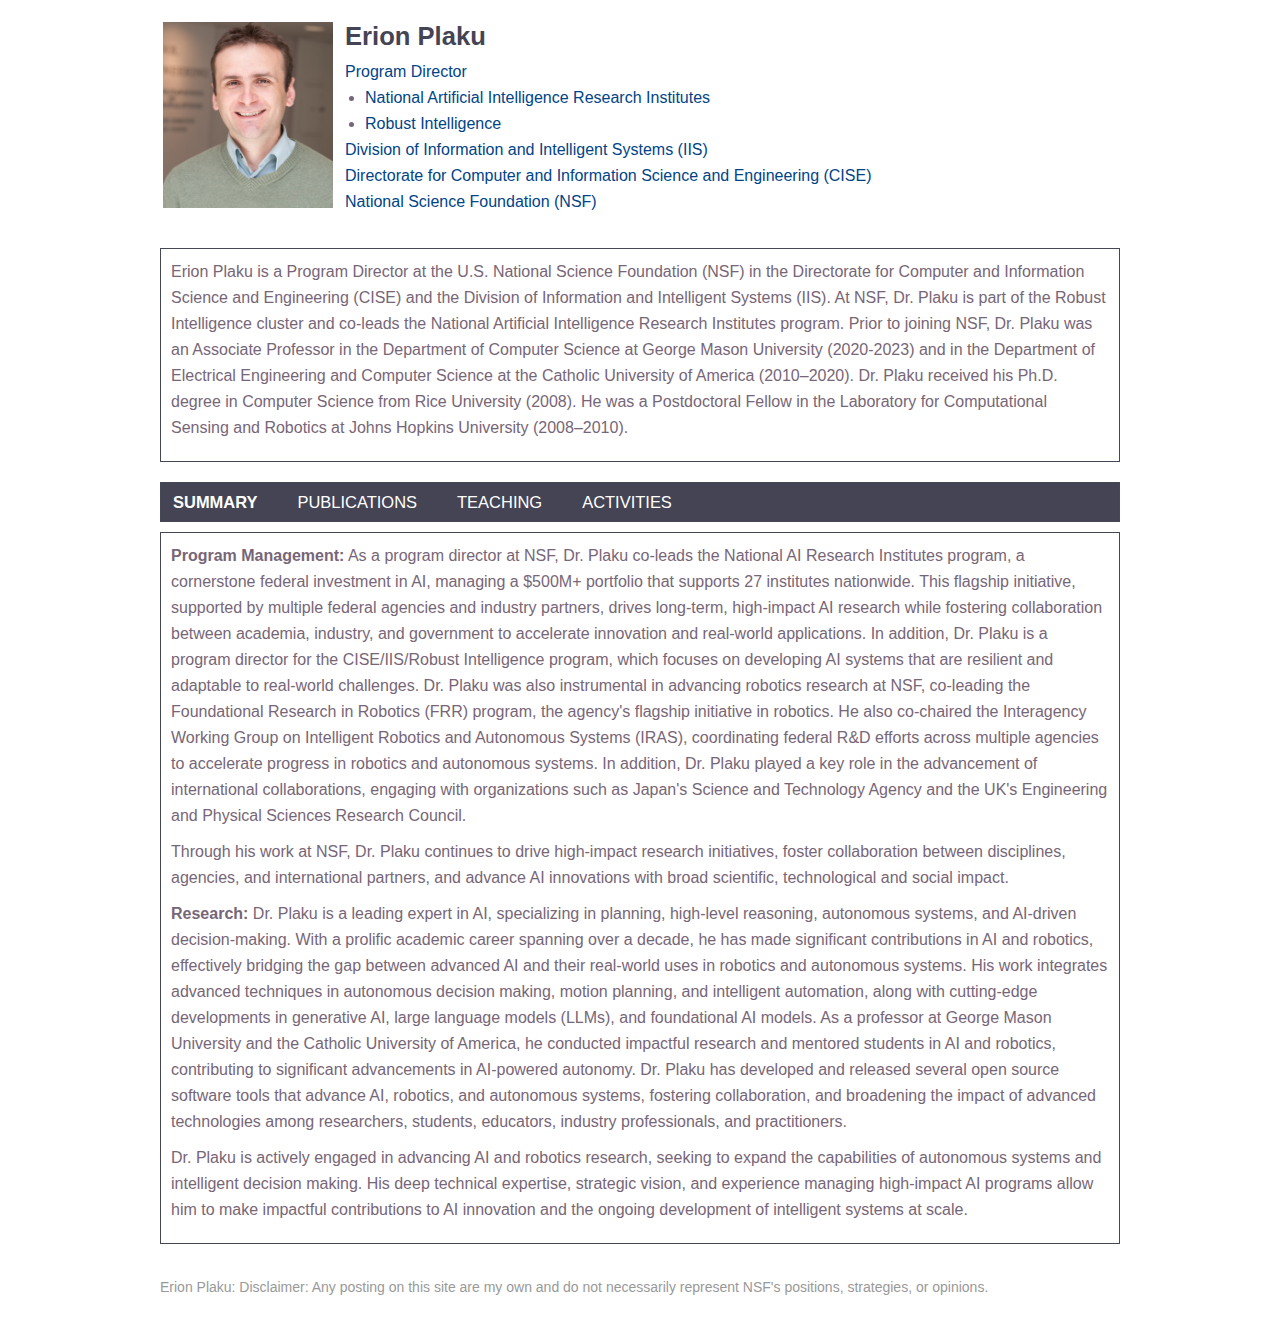
<file: index.html>
<!DOCTYPE html>
<html lang="en-US">
<head>
        <meta http-equiv="content-type" content="text/html; charset=UTF-8">
	<meta name="viewport" content="width=device-width, initial-scale=1">
        <meta name="author" content="Erion Plaku"> 
	<title> Erion Plaku</title>
	<link rel="stylesheet" type="text/css" media="all" href="style.css">
        <script src="mymenu.js"></script>
</head>

<body>



<div class="heading2">

<table class="banner">
	<tr>
<td style="width:180px"> <img src="figs/plaku.jpg" style="width:170px;"></td>
		<td class="name-width">
<p class="name-title">Erion Plaku</p>
<p class="affiliation">
<a href="https://www.nsf.gov/staff/staff_bio.jsp?lan=eplaku&org=IIS&from_org=DGA">Program Director</a>
	<li style="margin-left: 20px;"><a href="https://new.nsf.gov/funding/opportunities/national-artificial-intelligence-research"> National Artificial Intelligence Research Institutes </a></li>
	<li style="margin-left: 20px;"><a href="https://new.nsf.gov/funding/opportunities/iis-robust-intelligence-ri"> Robust Intelligence </a></li>
<a href="https://www.nsf.gov/div/index.jsp?div=IIS">Division of Information and Intelligent Systems (IIS)</a><br>
<a href="https://www.nsf.gov/dir/index.jsp?org=CISE">Directorate for Computer and Information Science and Engineering (CISE)</a><br>
<a href="https://www.nsf.gov/">National Science Foundation (NSF) </a><br>
</p>
</td>
	

</tr></table>

</div>

	

	<div class="column">

<p>

	Erion Plaku is a Program Director at the U.S. National Science Foundation (NSF) in the Directorate for
Computer and Information Science and Engineering (CISE) and the Division of Information and Intelligent Systems (IIS). 
	At NSF, Dr. Plaku is part of the Robust Intelligence cluster and co-leads the National Artificial Intelligence Research Institutes program. 
	Prior to joining NSF, Dr. Plaku was an Associate Professor in the Department of Computer
Science at George Mason University (2020-2023) and in the Department of Electrical Engineering and
Computer Science at the Catholic University of America (2010–2020). Dr. Plaku received his Ph.D. degree in Computer Science from Rice University (2008). He was a Postdoctoral Fellow in the Laboratory for Computational Sensing and Robotics at Johns Hopkins University (2008–2010).

			</p>



	</div>

<div class="topnav">
   <table style="width:100%">
    <tr>
       <td style="padding-left:10px">
           <a  class="active" href="index.html">Summary</a>
           <a href="Publications.html">Publications</a>
           <a href="Teaching.html">Teaching</a>
           <a href="Activities.html">Activities</a>
       </td></tr></table>
</div>

<div class="column">
<p>
	<strong>Program Management:</strong>	
As a program director at NSF, Dr. Plaku co-leads the National AI
 Research Institutes program, a cornerstone federal investment in
 AI, managing a $500M+ portfolio that supports 27
 institutes nationwide. This flagship initiative, supported by
 multiple federal agencies and industry partners, drives
 long-term, high-impact AI research while fostering collaboration
 between academia, industry, and government to accelerate
 innovation and real-world applications. In addition, Dr. Plaku
 is a program director for the CISE/IIS/Robust Intelligence
 program, which focuses on developing AI systems that are
 resilient and adaptable to real-world challenges. Dr. Plaku was
 also instrumental in advancing robotics research at NSF,
 co-leading the Foundational Research in Robotics (FRR) program,
 the agency's flagship initiative in robotics. He also co-chaired
 the Interagency Working Group on Intelligent Robotics and
 Autonomous Systems (IRAS), coordinating federal R&D efforts
 across multiple agencies to accelerate progress in robotics and
 autonomous systems. In addition, Dr. Plaku played a key role in
 the advancement of international collaborations, engaging with
 organizations such as Japan's Science and Technology Agency and
 the UK's Engineering and Physical Sciences Research Council.

</p>
<p>
	Through his work at NSF, Dr. Plaku continues to drive high-impact
 research initiatives, foster collaboration between disciplines,
 agencies, and international partners, and advance AI innovations
 with broad scientific, technological and social impact.

</p>
	
<p>
	<strong>Research:</strong> 

	
Dr. Plaku is  a leading expert in AI, specializing in planning,
 high-level reasoning, autonomous systems, and AI-driven
 decision-making. With a prolific academic career spanning over a
 decade, he has made significant contributions in AI and robotics,
 effectively bridging the gap between advanced AI and their
 real-world uses in robotics and autonomous systems. His work
 integrates advanced techniques in autonomous decision making,
 motion planning, and intelligent automation, along with
 cutting-edge developments in generative AI, large language
 models (LLMs), and foundational AI models. As a professor at
 George Mason University and the Catholic University of America,
 he conducted impactful research and mentored students in AI and
 robotics, contributing to significant advancements in AI-powered
 autonomy.  Dr. Plaku has developed and released several open
 source software tools that advance AI, robotics, and autonomous systems,
 fostering collaboration, and broadening the impact of advanced
 technologies among researchers, students, educators, industry
 professionals, and practitioners.

</p>

	<p>
		Dr. Plaku is actively engaged in advancing AI and robotics
 research, seeking to expand the capabilities of autonomous
 systems and intelligent decision making. His deep technical
 expertise, strategic vision, and experience managing high-impact
 AI programs allow him to make impactful contributions to AI
 innovation and the ongoing development of intelligent systems at
 scale.

	</p>
<!--
	
<p>
Dr. Plaku's research seeks to increase the ability of robots to <em>plan</em> and <em>act</em> on their
own or assist in human-machine cooperative tasks. The long-term goal is to make the supervision of robots
similar to that of humans so as to increase productivity and capabilities. This research brings together concepts from robotics, AI, machine learning, and logic to
develop planning frameworks that enable supervisors to describe tasks in high-level 
languages and have such frameworks  plan the actions and motions for robots to safely complete their assigned tasks.
The research approach follows a full cycle from algorithmic development
and theoretical analysis to software implementation, field testing, and deployment. Targeted applications 
include <em>marine robotics,  
logistic operations, aerial robotics, medical robotics</em>, and <em>cyber-physical systems</em>.
</p>

<object data="ErionPlaku_RS.pdf" type="application/pdf" width="100%" height="500px">
      <p>Unable to display ResearchSummary PDF file. <a href="ErionPlaku_RS.pdf">Download</a> instead.</p>
    </object>

-->
	
</div>


</body>

<footer class="myfooter">
</footer>

</html>
</file>
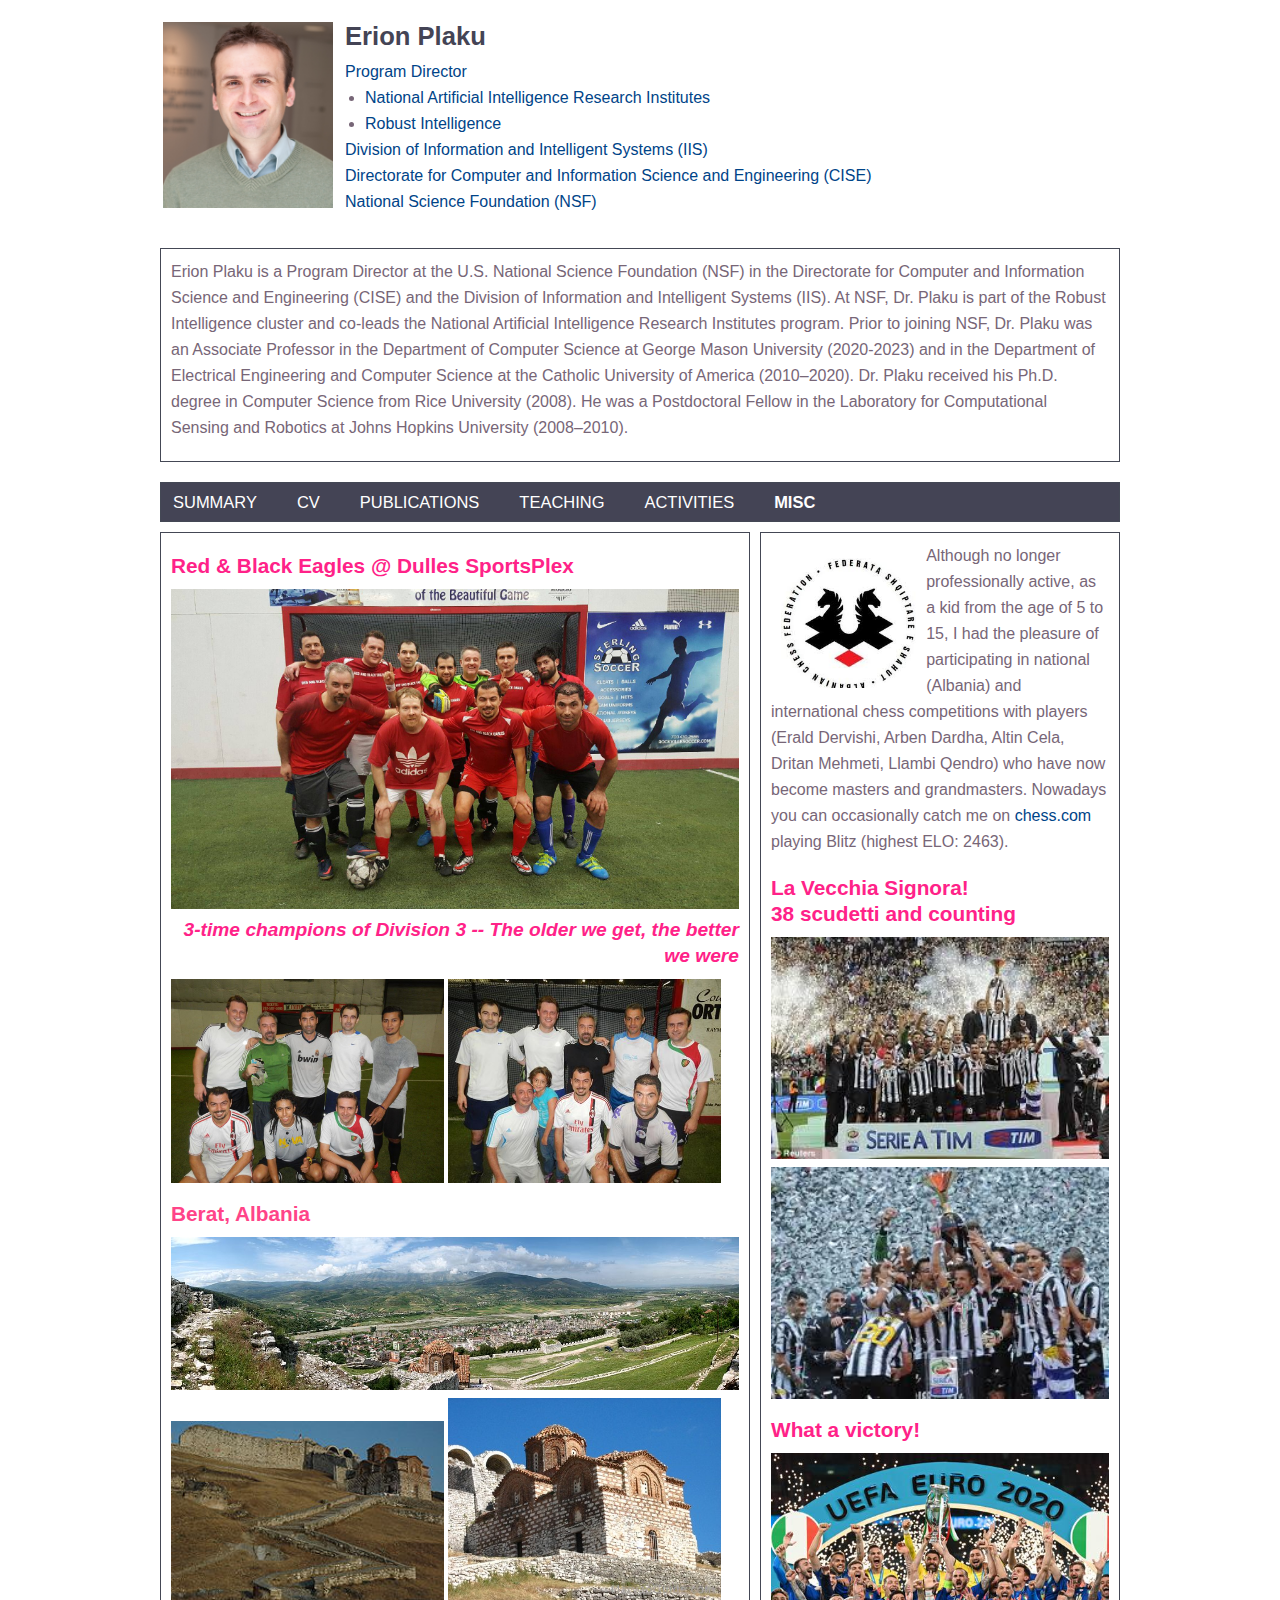
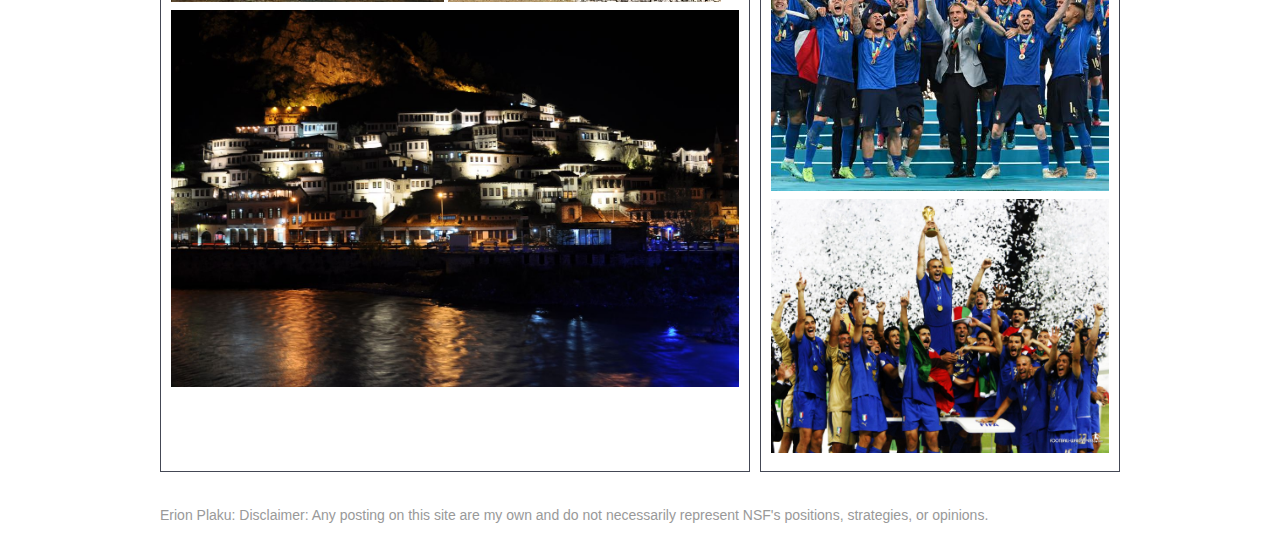
<file: Misc.html>
<!DOCTYPE html>
<html lang="en-US">
<head>
        <meta http-equiv="content-type" content="text/html; charset=UTF-8">
	<meta name="viewport" content="width=device-width, initial-scale=1">
        <meta name="author" content="Erion Plaku"> 
	<title> Erion Plaku</title>
	<link rel="stylesheet" type="text/css" media="all" href="style.css">
        <script src="mymenu.js"></script>
</head>

<body>



<div class="heading2">
<table class="banner">
	<tr>
<td style="width:180px"> <img src="figs/plaku.jpg" style="width:170px;"></td>
		<td class="name-width">
<p class="name-title">Erion Plaku</p>
<p class="affiliation">
<a href="https://www.nsf.gov/staff/staff_bio.jsp?lan=eplaku&org=IIS&from_org=DGA">Program Director</a>
	<li  style="margin-left: 20px;"><a href="https://new.nsf.gov/funding/opportunities/national-artificial-intelligence-research"> National Artificial Intelligence Research Institutes </a></li>
	<li  style="margin-left: 20px;"><a href="https://new.nsf.gov/funding/opportunities/iis-robust-intelligence-ri"> Robust Intelligence </a></li>
<a href="https://www.nsf.gov/div/index.jsp?div=IIS">Division of Information and Intelligent Systems (IIS)</a><br>
<a href="https://www.nsf.gov/dir/index.jsp?org=CISE">Directorate for Computer and Information Science and Engineering (CISE)</a><br>
<a href="https://www.nsf.gov/">National Science Foundation (NSF) </a><br>
</p>
</td>
	

</tr></table>

</div>

	

	<div class="column">

<p>

	Erion Plaku is a Program Director at the U.S. National Science Foundation (NSF) in the Directorate for
Computer and Information Science and Engineering (CISE) and the Division of Information and Intelligent Systems (IIS). 
	At NSF, Dr. Plaku is part of the Robust Intelligence cluster and co-leads the National Artificial Intelligence Research Institutes program. 
		Prior to joining NSF, Dr. Plaku was an Associate Professor in the Department of Computer
Science at George Mason University (2020-2023) and in the Department of Electrical Engineering and
Computer Science at the Catholic University of America (2010–2020). Dr. Plaku received his Ph.D. degree in Computer Science from Rice University (2008). He was a Postdoctoral Fellow in the Laboratory for Computational Sensing and Robotics at Johns Hopkins University (2008–2010).

			</p>

	</div>
<div class="topnav">
   <table style="width:100%">
    <tr>
       <td style="padding-left:10px">
           <a   href="index.html">Summary</a>
           <a href="ErionPlaku_CV.pdf">CV</a>
           <a href="Publications.html">Publications</a>
           <a href="Teaching.html">Teaching</a>
           <a href="Activities.html">Activities</a>
            <a class="active" href="Misc.html">Misc</a>
       </td></tr></table>
</div>



<div class="twocols">
   	

<div class="column colone">

<p class="article-title">Red & Black Eagles @ Dulles SportsPlex</p>
<img src="figs/kampionet4.jpg" style="width:100%"/>
<center class="article-subtitle">
3-time champions of Division 3 -- The older we get, the better we were
</center>

<img src="figs/kampionet1.jpg" style="width:48%"/>
<img src="figs/kampionet2.jpg" style="width:48%"/>


<p class="article-title"><a href="http://en.wikipedia.org/wiki/Berat">Berat, Albania</a></p>


<a href="http://en.wikipedia.org/wiki/Berat"><img src="figs/figBeratPanorama.jpg" style="width:100%"/></a><br/>
<a href="http://en.wikipedia.org/wiki/Berat"><img src="figs/figBeratCastle1.jpg" style="width:48%"/></a>
<a href="http://en.wikipedia.org/wiki/Berat"><img src="figs/figBeratCastle2.jpg" style="width:48%"/></a>
<a href="http://en.wikipedia.org/wiki/Berat"><img src="figs/beratnaten.jpg" style="width:100%"/></a>

</div> <!-- end left column-->

<div class="column coltwo" style="border-style: solid">

<a href="http://www.fshsh.org/"><img class="textwrapright" src="figs/figFSHSH.jpg" style="width:40%"/></a>
<p>
Although no longer professionally active, as a kid from the age of 5 to 15, I had the pleasure of participating in national (Albania) and international chess competitions with players (Erald Dervishi, Arben Dardha, Altin Cela, Dritan Mehmeti, Llambi Qendro) who have now become masters and grandmasters. Nowadays you can occasionally catch me on <a href="chess.com">chess.com</a> playing Blitz (highest ELO: 2463).
</p>


<p class="article-title">La Vecchia Signora! <br/>
38 scudetti and counting</p>

<a href="http://www.juventus.com"><img src="figs/figJuve2.jpg" style="width:100%"></a>
<a href="http://www.juventus.com"><img src="figs/figJuve.jpg" style="width:100%"></a>

<p class="article-title">What a victory!</p>
<img src="figs/Euro2020.jpeg" style="width:100%">

<img src="figs/italia06.jpg" style="width:100%">
 
</div> <!-- end right column-->

</div>
</body>
<footer class="myfooter">
</footer>

</html>
</file>
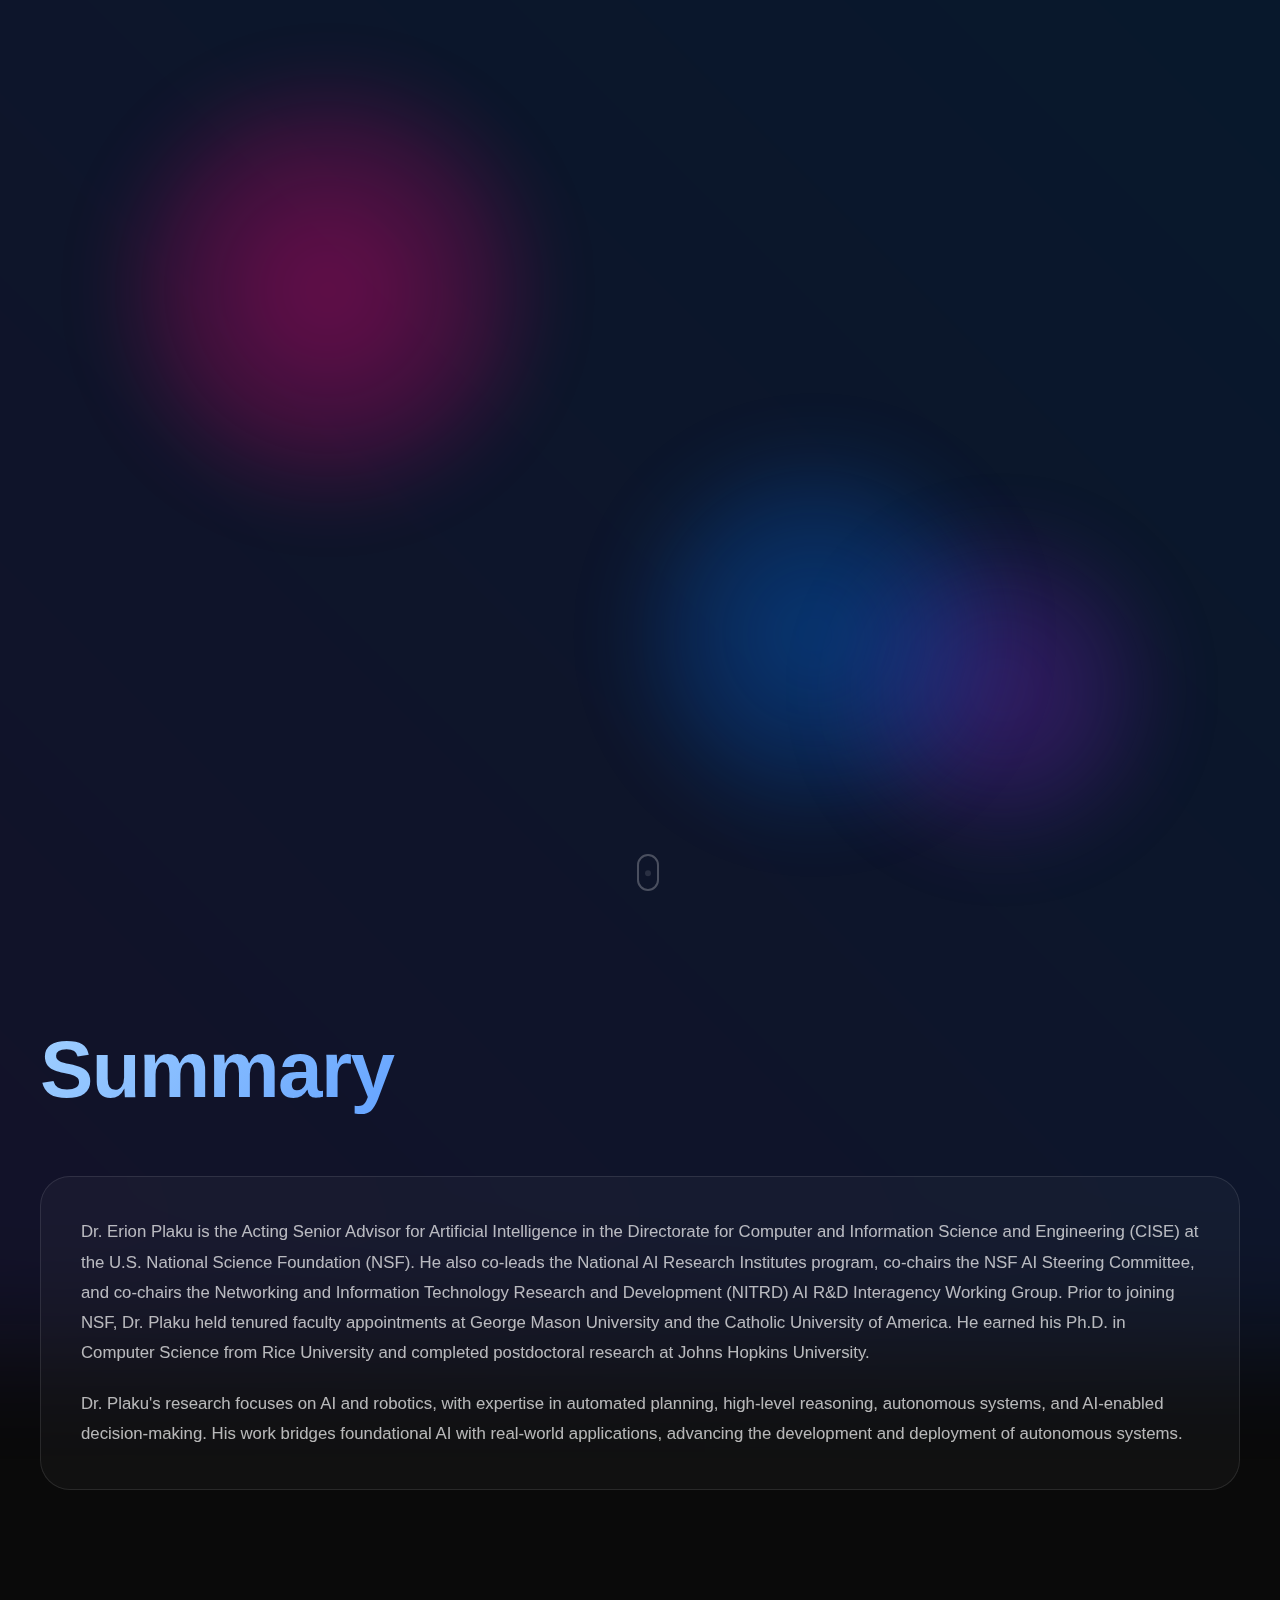
<file: new.html>
<!DOCTYPE html>
<html lang="en">
<head>
    <meta charset="UTF-8">
    <meta name="viewport" content="width=device-width, initial-scale=1.0">
    <title>Erion Plaku</title>
    <style>
        * {
            margin: 0;
            padding: 0;
            box-sizing: border-box;
        }

        body {
            font-family: 'Inter', -apple-system, BlinkMacSystemFont, 'Segoe UI', Roboto, sans-serif;
            background: #0a0a0a;
            color: #ffffff;
            overflow-x: hidden;
            position: relative;
        }

        /* Animated gradient background */
        .bg-gradient {
            position: fixed;
            width: 200%;
            height: 200%;
            top: -50%;
            left: -50%;
            z-index: -1;
            background: linear-gradient(45deg, #ff0080, #7928ca, #0070f3, #00dfd8, #ff0080);
            background-size: 400% 400%;
            animation: gradientShift 15s ease infinite;
            opacity: 0.15;
            filter: blur(60px);
        }

        @keyframes gradientShift {
            0% { transform: translate(0%, 0%) rotate(0deg); }
            50% { transform: translate(20%, 20%) rotate(180deg); }
            100% { transform: translate(0%, 0%) rotate(360deg); }
        }

        /* Floating orbs */
        .orb {
            position: fixed;
            border-radius: 50%;
            filter: blur(40px);
            opacity: 0.4;
            animation: float 20s infinite ease-in-out;
            z-index: -1;
        }

        .orb1 {
            width: 400px;
            height: 400px;
            background: radial-gradient(circle, #ff0080, transparent);
            top: 10%;
            left: 10%;
            animation-delay: 0s;
            animation: float 18s infinite ease-in-out; 
        }

        .orb2 {
            width: 300px;
            height: 300px;
            background: radial-gradient(circle, #7928ca, transparent);
            top: 60%;
            right: 10%;
            animation-delay: 7s;
            animation: float 22s infinite ease-in-out; 
        }

        .orb3 {
            width: 350px;
            height: 350px;
            background: radial-gradient(circle, #0070f3, transparent);
            bottom: 10%;
            left: 50%;
            animation-delay: 14s;
            animation: float 20s infinite ease-in-out; 
        }

        @keyframes float {
            0%, 100% { transform: translate(0, 0) scale(1); }
            25% { transform: translate(50px, -50px) scale(1.1); }
            50% { transform: translate(-30px, 30px) scale(0.9); }
            75% { transform: translate(40px, 20px) scale(1.05); }
        }

        .container {
            max-width: 1400px;
            margin: 0 auto;
            padding: 0 40px;
        }

        /* Hero Section */
        header {
            display: flex;
            flex-direction: column;
            justify-content: center;
            align-items: center;
            position: relative;
            overflow: hidden;
            padding-left:1em;
    padding-top: 140px;          /* height of nav + extra spacing */
             min-height: calc(100vh - 140px); /* adjust for padding */
    scroll-margin-top: 140px;    /* same as nav height */
        }
 
    
        .hero-title {
            font-size: 8vw;
            font-weight: 900;
            /*background: linear-gradient(135deg, #fff 0%, #00dfd8 50%, #7928ca 100%);*/
            background: linear-gradient(135deg, #e0f7ff 0%, #4da6ff 50%, #0070f3 100%);
            -webkit-background-clip: text;
            -webkit-text-fill-color: transparent;
            background-clip: text;
            margin-bottom: 20px;
            animation: titleAppear 1s ease forwards;
            opacity: 0;
            letter-spacing: -0.03em;
            line-height: 1;
        }

        .profile-photo {
            width: 220px;
            height: 220px;
            border-radius: 50%;
            overflow: hidden;
            margin: 0 auto 40px;
            border: 4px solid rgba(255, 255, 255, 0.2);
            box-shadow: 0 0 60px rgba(0, 223, 216, 0.4), 0 0 100px rgba(121, 40, 202, 0.3);
            animation: photoAppear 1s ease forwards;
            opacity: 0;
            position: relative;
        }

        .profile-photo::before {
            content: '';
            position: absolute;
            top: -2px;
            left: -2px;
            right: -2px;
            bottom: -2px;
            background: linear-gradient(45deg, #ff0080, #7928ca, #0070f3, #00dfd8);
            border-radius: 50%;
            z-index: -1;
            animation: rotate 3s linear infinite;
        }

        .profile-photo img {
            width: 100%;
            height: 100%;
            object-fit: cover;
            display: block;
        }

        @keyframes photoAppear {
            to {
                opacity: 1;
                transform: translateY(0);
            }
            from {
                transform: translateY(30px);
            }
        }

        @keyframes rotate {
            100% {
                transform: rotate(360deg);
            }
        }

        @keyframes titleAppear {
            to {
                opacity: 1;
                transform: translateY(0);
            }
            from {
                transform: translateY(30px);
            }
        }
        
        .hero-subtitles {
    display: flex;
    flex-direction: column;
    align-items: center;
    gap: 12px; /* vertical spacing between lines */
    margin-top: 20px;
    font-weight: 400;
    line-height: 1.6;
}

.hero-subtitle span.highlight {
    color: #00dfd8; /* accent color to highlight keywords */
    font-weight: 600;
}

.hero-subtitle.tagline {
    font-size: 1.5em;
    font-style: italic;
    color: rgba(255, 255, 255, 0.6);
    margin-top: 40px;
    text-shadow: 0 0 8px rgba(0,223,216,0.4), 0 0 20px rgba(121,40,202,0.3);
}


        .hero-subtitle {
            font-size: 2em;
            color: rgba(255, 255, 255, 0.7);
            animation: titleAppear 1s ease 0.3s forwards;
            opacity: 0;
            font-weight: 300;
            letter-spacing: 0.05em;
        }

        .scroll-indicator {
          position: relative; /* relative to hero content */
    display: block;
    margin: 40px auto 0; /* space below tagline */
    animation: bounce 2s infinite;
    opacity: 0.5;
    /*
            position: absolute;
            bottom: 50px;
            left: 50%;
            transform: translateX(-50%);
            animation: bounce 2s infinite;
            opacity: 0.5;*/
        }

        @keyframes bounce {
            0%, 100% { transform: translateX(-50%) translateY(0); }
            50% { transform: translateX(-50%) translateY(10px); }
        }

        /* Navigation */
        nav {
            position: fixed;
            top: 40px;
            right: 40px;
            z-index: 1000;
            display: flex;
            gap: 10px;
            animation: navAppear 1s ease 0.5s forwards;
            opacity: 0;
        }

        @keyframes navAppear {
            to { opacity: 1; }
        }

        nav button {
            background: rgba(255, 255, 255, 0.05);
            backdrop-filter: blur(20px);
            border: 1px solid rgba(255, 255, 255, 0.1);
            color: #aaaaFF;
            padding: 15px 30px;
            border-radius: 50px;
            cursor: pointer;
            font-size: 0.9em;
            font-weight: 600;
            transition: all 0.3s ease;
            letter-spacing: 0.05em;
            text-transform: uppercase;
        }

        nav button:hover {
            background: rgba(255, 255, 255, 0.15);
            border-color: rgba(255, 255, 255, 0.3);
            transform: translateY(-2px);
            box-shadow: 0 10px 30px rgba(255, 255, 255, 0.1);
        }

        nav button.active {
            background: linear-gradient(135deg, #ff0080, #7928ca);
            border-color: transparent;
        }

        /* Sections */
        .section {
            min-height: 100vh;
            padding: 120px 0;
            opacity: 0;
            transform: translateY(50px);
            transition: all 1s ease;
            scroll-margin-top: 80px; /* height of your fixed nav */
        }

        .section.visible {
            opacity: 1;
            transform: translateY(0);
        }

        .section-title {
            font-size: 5em;
            font-weight: 900;
            margin-bottom: 60px;
            background: linear-gradient(135deg, #a0cfff, #4a90ff, #001f7f);
            -webkit-background-clip: text;
            -webkit-text-fill-color: transparent;
            background-clip: text;
            letter-spacing: -0.02em;
        }

        /* Glass Cards */
        .card {
            background: rgba(255, 255, 255, 0.03);
            backdrop-filter: blur(20px);
            border: 1px solid rgba(255, 255, 255, 0.1);
            border-radius: 30px;
            padding: 40px;
            margin-bottom: 30px;
            transition: all 0.4s cubic-bezier(0.4, 0, 0.2, 1);
            position: relative;
            overflow: hidden;
        }

        .card::before {
            content: '';
            position: absolute;
            top: 0;
            left: -100%;
            width: 100%;
            height: 100%;
            background: linear-gradient(90deg, transparent, rgba(255, 255, 255, 0.05), transparent);
            transition: left 0.5s;
        }

        .card:hover::before {
            left: 100%;
        }

        .card:hover {
            transform: translateY(-10px);
            border-color: rgba(255, 255, 255, 0.3);
            box-shadow: 0 20px 60px rgba(0, 0, 0, 0.5);
        }

	h3
	{
	   color: #4a90ff;
         
	}
	
        .card h3 {
            font-size: 1.8em;
            margin-bottom: 15px;
            color: #4a90ff;
            font-weight: 700;
        }

        .card .date {
            color: #ff0080;
            font-size: 0.9em;
            font-weight: 600;
            text-transform: uppercase;
            letter-spacing: 0.1em;
            margin-bottom: 10px;
            display: inline-block;
        }

        .card p {
            color: rgba(255, 255, 255, 0.7);
            line-height: 1.8;
            font-size: 1.05em;
        }

        /* Grid Layouts */
        .grid {
            display: grid;
            grid-template-columns: repeat(auto-fit, minmax(350px, 1fr));
            gap: 30px;
            margin-top: 40px;
        }

        .stat-card {
            background: linear-gradient(135deg, rgba(255, 0, 128, 0.1), rgba(121, 40, 202, 0.1));
            backdrop-filter: blur(20px);
            border: 1px solid rgba(255, 255, 255, 0.1);
            border-radius: 30px;
            padding: 50px 40px;
            text-align: center;
            transition: all 0.4s ease;
        }

        .stat-card:hover {
            transform: scale(1.05) rotate(1deg);
            border-color: rgba(255, 255, 255, 0.3);
        }

        .stat-number {
            font-size: 3em;
            font-weight: 900;
            background: linear-gradient(135deg, #ff0080, #7928ca, #0070f3);
            -webkit-background-clip: text;
            -webkit-text-fill-color: transparent;
            background-clip: text;
            margin-bottom: 10px;
        }

        .stat-label {
            color: rgba(255, 255, 255, 0.6);
            text-transform: uppercase;
            letter-spacing: 0.15em;
            font-size: 0.9em;
            font-weight: 600;
        }

        /* Publication Cards */
        .pub-card {
            background: rgba(255, 255, 255, 0.02);
            backdrop-filter: blur(20px);
            border: 1px solid rgba(255, 255, 255, 0.08);
            border-left: 4px solid #7928ca;
            border-radius: 20px;
            padding: 35px;
            margin-bottom: 25px;
            transition: all 0.3s ease;
        }

        .pub-card:hover {
            border-left-width: 8px;
            border-left-color: #ff0080;
            transform: translateX(10px);
            background: rgba(255, 255, 255, 0.05);
        }

        .pub-title {
            font-size: 1.5em;
            color: #ffffff;
            margin-bottom: 15px;
            font-weight: 700;
        }

        .pub-authors {
            color: #00dfd8;
            margin-bottom: 8px;
            font-size: 0.95em;
        }

        .pub-venue {
            color: rgba(255, 255, 255, 0.5);
            font-size: 0.9em;
            font-style: italic;
        }
        .pub-link {
            color: rgba(255, 255, 255, 0.5);
            font-size: 1em;
            font-style: italic;
        }
        
        .pub-link a {
  color: rgba(255, 255, 255, 0.5);
  text-decoration: none;
}

.pub-link a:hover {
  color: rgba(255, 255, 255, 0.5);
  text-decoration: underline;
}

/*********************************/
/* Publications list */

/* Global paper counter starts at the latest paper number */
body {
  counter-reset: paper-counter 101; /* replace 101 with your latest paper number */
}

/* Remove default list styling */
.publications-list {
  list-style: none;
  padding-left: 0;
}

/* Each list item uses the counter for reverse numbering */
.publications-list li {
  counter-increment: paper-counter -1; /* decrement for reverse numbering */
  color: #ccccff;                        /* light gray for authors/general text */
  line-height: 1.6;
  margin-bottom: 1.25rem;
  font-size: 1rem;
  position: relative;
  padding-left: 3rem;                  /* space for number */
}

/* Number displayed before each item */
.publications-list li::before {
  content: counter(paper-counter);
  position: absolute;
  left: 0;
  font-weight: 700;
  color: #886fff;                       /* warm coral accent for numbers */
  font-size: 1.3em;
}

/* Year headings */
.year-heading {
  color: #eedfd8;                        /* bright cyan for year headings */
  font-weight: 700;
  font-size: 1.6rem;
  margin-bottom: 1rem;
}

/* Paper titles */
.publications-list li em.ptitle {
  font-style: italic;
  color: #4fc3f7;                        /* golden yellow for titles */
  font-size: 1.05rem; 
}

/* Conference/journal names */
.publications-list li em:not(.ptitle) {
  font-style: italic;
  font-weight: 400;
  color: #90a4ae;                        /* soft bluish gray for venues */
}

/* Publisher / links */
.publications-list li a {
  margin-left: 0.25rem;
  font-size: 0.9rem;
  text-decoration: none;
  color: #8888ff;                        /* soft cyan for links */
}

.publications-list li a:hover {
  color: #bbbbff;                         /* highlight color on hover */
  text-decoration: none;
}

/****************************************/

        

        /* Timeline */
        .timeline {
            position: relative;
            padding-left: 50px;
        }

        .timeline::before {
            content: '';
            position: absolute;
            left: 0;
            top: 0;
            bottom: 0;
            width: 2px;
            background: linear-gradient(180deg, #ff0080, #7928ca, #0070f3);
        }

        .timeline-item {
            position: relative;
            margin-bottom: 50px;
        }

        .timeline-item::before {
            content: '';
            position: absolute;
            left: -56px;
            top: 0;
            width: 14px;
            height: 14px;
            border-radius: 50%;
            background: #ff0080;
            border: 3px solid #0a0a0a;
            box-shadow: 0 0 20px #ff0080;
        }

        /* Responsive */
        @media (max-width: 768px) {
            .hero-title {
                font-size: 15vw;
            }

            .hero-subtitle {
                font-size: 1.2em;
            }

            nav {
                top: 20px;
                right: 20px;
                flex-wrap: wrap;
            }

            nav button {
                padding: 12px 20px;
                font-size: 0.8em;
            }

            .section-title {
                font-size: 3em;
            }

            .grid {
                grid-template-columns: 1fr;
            }

            .container {
                padding: 0 20px;
            }
        }

.badge {
    display: inline-block;
    background: rgba(74, 144, 255, 0.2); /* soft translucent blue */
    color: #4a90ff;                      /* vibrant blue text */
    padding: 8px 20px;
    border-radius: 20px;
    font-size: 0.85em;
    font-weight: 600;
    margin-right: 10px;
    margin-bottom: 10px;
    border: 1px solid rgba(74, 144, 255, 0.3); /* soft border in same blue */
}

        
        nav a.cv-button {
    display: inline-block;
    background: rgba(255, 255, 255, 0.05);
    backdrop-filter: blur(20px);
    border: 1px solid rgba(255, 255, 255, 0.1);
    color: #aaaaff;
    padding: 15px 30px;
    border-radius: 50px;
    cursor: pointer;
    font-size: 0.9em;
    font-weight: 600;
    text-transform: uppercase;
    text-decoration: none;
    transition: all 0.3s ease;
}

nav a.cv-button:hover {
    background: rgba(255, 255, 255, 0.15);
    border-color: rgba(255, 255, 255, 0.3);
    transform: translateY(-2px);
}

/* New stuff for menu*/
/* Wrap existing nav buttons for mobile toggle */
.nav-buttons {
    display: flex;
    gap: 10px;
}

/* Hamburger toggle button - hidden by default */
.nav-toggle {
    display: none;
    background: rgba(255, 255, 255, 0.05);
    backdrop-filter: blur(20px);
    border: 1px solid rgba(255, 255, 255, 0.1);
    color: white;
    padding: 15px 20px;
    border-radius: 50px;
    cursor: pointer;
    font-size: 1.2em;
    font-weight: 600;
    transition: all 0.3s ease;
}

/* Show hamburger in mobile */
@media (max-width: 768px) {
.section {
        overflow: visible;
    }
    
    .pub-card {
        display: block !important;
    }
    .publications-list {
        display: block !important;
    }
    #publications.section {
    opacity: 1 !important;
    transform: translateY(0) !important;
  }
    
    .grid {
        grid-template-columns: 1fr; /* force single column */
        gap: 20px;
    }
    
    nav {
        flex-direction: column;
        align-items: flex-end;
        gap: 10px;
    }

    .nav-toggle {
        display: inline-block;
    }

    .nav-buttons {
        flex-direction: column;
        display: none; /* hidden by default */
        width: 100%;
        margin-top: 10px;
    }

    .nav-buttons.show {
        display: flex;
    }

    .nav-buttons button, .nav-buttons a.cv-button {
        width: 100%;
        text-align: center;
        padding: 12px 0;
        font-size: 0.9em;
    }
    
    /* Reduce padding for all card types */
    .card, .pub-card, .stat-card {
        padding: 20px;         /* smaller padding for mobile */
        margin-bottom: 20px;   /* slightly tighter spacing */
    }

    /* Reduce font size slightly to fit content better */
    .card p, .pub-card li, .stat-card {
        font-size: 0.9em;
        line-height: 1.4;
    }

    .pub-card .pub-title {
        font-size: 1.2em;      /* reduce title size slightly */
    }

    .stat-card .stat-number {
        font-size: 2.5em;      /* scale down numbers for small screens */
    }

    /* Reduce badges inside cards */
    .badge {
        padding: 6px 14px;
        font-size: 0.8em;
    }

}



    </style>
</head>
<body>
    <div class="bg-gradient"></div>
    <div class="orb orb1"></div>
    <div class="orb orb2"></div>
    <div class="orb orb3"></div>

<nav>
    <button class="nav-toggle">&#9776;</button> <!-- Hamburger icon -->
    <div class="nav-buttons">
        <button onclick="scrollToSection('job')" class="active">About</button>
        <button onclick="scrollToSection('summary')">Summary</button>
        <button onclick="scrollToSection('leadership')">Leadership</button>
        <button onclick="scrollToSection('research')">Research</button>
        <a href="ErionPlaku_CV.pdf" class="cv-button">CV</a>
        <button onclick="scrollToSection('publications')">Publications</button>
        <button onclick="scrollToSection('disclaimer')">Disclaimer</button>
    </div>
</nav>



<header id="job" >
    <div class="profile-photo">
        <img src="figs/plaku.jpg" alt="Erion Plaku" />
    </div>

<h1 class="hero-title">ERION PLAKU</h1>

<div class="hero-subtitles">
    <p class="hero-subtitle">Acting Senior Advisor for Artificial Intelligence</p>
    <p class="hero-subtitle">Directorate for Computer and Information Science and Engineering (CISE)</p>
    <p class="hero-subtitle">U.S. National Science Foundation (NSF)</p>
    <p class="hero-subtitle tagline">
        <em>Driving impactful AI initiatives at the national level</em>
    </p>
</div>


    <div class="scroll-indicator">
        <svg width="30" height="50" viewBox="0 0 30 50">
            <rect x="5" y="5" width="20" height="35" rx="10" fill="none" stroke="rgba(255,255,255,0.5)" stroke-width="2"/>
            <circle cx="15" cy="15" r="3" fill="rgba(255,255,255,0.5)">
                <animate attributeName="cy" from="15" to="30" dur="1.5s" repeatCount="indefinite" />
                <animate attributeName="opacity" from="1" to="0" dur="1.5s" repeatCount="indefinite" />
            </circle>
        </svg>
    </div>
</header>

<div class="container">
      
    
<section id="summary" class="section visible">
    <h2 class="section-title">Summary</h2>
    <div class="card">
        <p>
            Dr. Erion Plaku is the Acting Senior Advisor for Artificial Intelligence in the Directorate for Computer and Information Science and Engineering (CISE) at the U.S. National Science Foundation (NSF). He also co-leads the National AI Research Institutes program, co-chairs the NSF AI Steering Committee, and co-chairs the Networking and Information Technology Research and Development (NITRD) AI R&D Interagency Working Group.
            Prior to joining NSF, Dr. Plaku held tenured faculty appointments at George Mason University and the Catholic University of America. He earned his Ph.D. in Computer Science from Rice University and completed postdoctoral research at Johns Hopkins University.
        </p>
        <p style="margin-top:20px">
            Dr. Plaku's research focuses on AI and robotics, with expertise in automated planning, high-level reasoning, autonomous systems, and AI-enabled decision-making. His work bridges foundational AI with real-world applications, advancing the development and deployment of autonomous systems.
        </p>
    </div>
</section>


<section id="leadership" class="section">
    <h2 class="section-title">Leadership & Program Management</h2>

    <div class="card">
        <h3>Impact & Vision</h3>
        <p style="margin: 20px 0;">
            Through his work at NSF, Dr. Plaku drives high-impact research initiatives, fosters collaboration among disciplines, agencies, industry, and international partners, and advances AI innovations with broad scientific, technological, and national impact.
        </p>
    </div>

    <div class="card">
        <h3>AI Leadership at NSF</h3>
        <p style="margin: 20px 0;">
            Dr. Plaku serves as the Acting Senior Advisor for Artificial Intelligence in NSF’s CISE Directorate, providing senior expertise and strategic guidance on AI research directions, policy development, and coordination of cross-directorate and interagency initiatives. He co-chairs the NSF AI Steering Committee, offering leadership to align AI research priorities across NSF directorates. Additionally, he co-chairs the Networking and Information Technology Research and Development (NITRD) AI R&D Interagency Working Group, leading federal coordination of AI research and development across multiple agencies to reinforce U.S. leadership in the field. Dr. Plaku co-leads the National AI Research Institutes program, overseeing a $640 million investment in 29 AI institutes that foster collaboration among academia, government, and industry to accelerate impactful AI research and applications. He is also a program director for NSF’s Robust Intelligence program, which focuses on developing AI systems that are resilient and adaptable to real-world challenges.
        </p>
    </div>

    <div class="grid">
        <div class="card">
            <h3>NSF CISE</h3>
            <div class="date">Senior Advisor for AI</div>
            <p style="margin: 20px 0;">
                Guiding research directions, policy development, and cross-directorate and cross-agency AI initiatives
            </p>
        </div>
        <div class="card">
            <h3>NSF AI Steering Committee</h3>
            <div class="date">Co-Chair</div>
            <p style="margin: 20px 0;">
                Providing strategic leadership and coordination across NSF directorates to shape national AI research priorities and initiatives
            </p>
        </div>
        <div class="card">
            <h3>NITRD AI R&D IWG</h3>
            <div class="date">Co-Chair</div>
            <p style="margin: 20px 0;">
                Leading interagency coordination of federal AI R&D efforts across 32 agencies, driving strategic initiatives to strengthen U.S. leadership in AI
            </p>
        </div>
    </div>

    <div class="grid">
        <div class="card">
            <h3>National AI Research Institutes</h3>
            <div class="date">Co-Lead</div>
            <div style="margin: 20px 0;">
                <div class="stat-number" style="font-size: 3em;">$640M</div>
                <div class="stat-label">Investment</div>
            </div>
            <p>
                Overseeing 29 AI institutes to accelerate high-impact AI research and real-world applications, driving collaboration among academia, government, and industry leaders
            </p>
            <div style="margin-top: 15px;">
                <span class="badge">29 AI Institutes</span>
                <span class="badge">Academia+Industry+Government</span>
            </div>
        </div>

        <div class="card">
            <h3>Robust Intelligence</h3>
            <div class="date">Program Director</div>
            <p style="margin-top: 20px;">
                Managing core research program driving advancements in AI, machine learning, computer vision, human language technologies, and computational neuroscience
            </p>
            <div style="margin-top: 15px;">
                <span class="badge">AI</span>
                <span class="badge">ML</span>
                <span class="badge">Computer Vision</span>
                <span class="badge">Human-Language Technologies</span>
                <span class="badge">Computational Neuroscience</span>
            </div>
        </div>
    </div>

    <div class="card" style="margin-top: 40px;">
        <h3>Robotics Leadership at NSF</h3>
        <p style="margin-top: 20px;">
            Dr. Plaku was instrumental in advancing robotics research at NSF, co-leading the Foundational Research in Robotics (FRR) and National Robotics Initiative (NRI), the agency's flagship programs in robotics. He also co-chaired the Interagency Working Group on Intelligent Robotics and Autonomous Systems (IRAS), coordinating federal R&D efforts across multiple agencies to accelerate progress in robotics and autonomous systems.
        </p>
        <div style="margin-top: 20px;">
            <span class="badge">FRR Co-Lead</span>
            <span class="badge">NRI Co-Lead</span>
            <span class="badge">NITRD IRAS IWG Co-Chair</span>
            <span class="badge">Interagency Coordination</span>
        </div>
    </div>

    <div class="grid" style="margin-top: 40px;">
        <div class="card">
            <h3>International Collaborations</h3>
            <p style="margin-top: 20px;">
                Played a key role in advancing international partnerships, engaging with organizations such as Japan's Science and Technology Agency and the UK's Engineering and Physical Sciences Research Council
            </p>
            <div style="margin-top: 15px;">
                <span class="badge">Japan JST</span>
                <span class="badge">UK EPSRC</span>
                <span class="badge">Global Partnerships</span>
            </div>
        </div>
    </div>
</section>



<section id="research" class="section">
    <h2 class="section-title">Research</h2>

    <div class="card">
        <h3>Research Expertise</h3>
        <p style="margin-top: 20px;">
            Dr. Plaku is a leading expert in AI, specializing in planning, high-level reasoning, autonomous systems, and AI-driven decision-making. With a prolific academic career spanning over a decade, he has made significant contributions in AI and robotics, effectively bridging the gap between advanced AI and their real-world uses in robotics and autonomous systems. His work integrates advanced techniques in autonomous decision making, motion planning, and intelligent automation, along with cutting-edge developments in generative AI, large language models (LLMs), and foundational AI models. As a professor at George Mason University and the Catholic University of America, he conducted impactful research and mentored students in AI and robotics, contributing to significant advancements in AI-powered autonomy. Dr. Plaku has developed and released several open source software tools that advance AI, robotics, and autonomous systems, fostering collaboration, and broadening the impact of advanced technologies among researchers, students, educators, industry professionals, and practitioners.
            </p>
        <p style="margin-top: 20px;">
            Dr. Plaku is actively engaged in advancing AI and robotics research, seeking to expand the capabilities of autonomous systems and intelligent decision making. His deep technical expertise, strategic vision, and experience managing high-impact AI programs allow him to make impactful contributions to AI innovation and the ongoing development of intelligent systems at scale.
        </p>
    </div>

    <div class="grid" style="margin-top: 40px;">
        <div class="stat-card">
            <div class="stat-number">10+</div>
            <div class="stat-label">Years Academic Research</div>
        </div>
        <div class="stat-card">
            <div class="stat-number">Open</div>
            <div class="stat-label">Source Software Tools</div>
        </div>
        <div class="stat-card">
            <div class="stat-number">AI+</div>
            <div class="stat-label">Robotics Integration</div>
        </div>
    </div>

    <div class="card" style="margin-top: 40px;">
        <h3 style="color:#88AAAA">Industry Applications & Cross-Domain Impact</h3>
 </div>

        <div class="grid" style="margin-top: 40px;">
            <div class="card">
                <h3 style="color:#88AAAA">Defense</h3>
                <p>Delivered AI-powered autonomy across air, land, sea, and undersea platforms, enhancing mission success, resilience, and operational efficiency</p>
            </div>
            <div class="card">
                <h3 style="color:#88AAAA">Healthcare & Medical Systems</h3>
                <p>Applied AI in robotic-assisted surgery to improve precision, training efficacy, and patient safety in high-stakes clinical environments</p>
            </div>
            <div class="card">
                <h3 style="color:#88AAAA">Manufacturing & Logistics</h3>
                <p>Enabled intelligent mobility and coordination in warehouse automation, driving cost reduction, scalability, and supply chain optimization</p>
            </div>
        </div>
   
    <div class="card">
        <h3 style="color:#AAAAFF">Robotics & Autonomous Systems</h3>
 </div>

        <div class="grid" style="margin-top: 40px;">
            <div class="card">
                <h3 style="color:#AAAAFF">Motion Planning</h3>
                <p>Innovations in AI-integrated motion planning deployed across robotic domains to enable fast, efficient, and adaptive autonomy</p>
            </div>
            <div class="card">
                <h3 style="color:#AAAAFF">Task-Oriented Autonomy</h3>
                <p>Advanced task and motion planning methods that empower robots to autonomously execute high-level missions with minimal supervision</p>
            </div>
            <div class="card">
                <h3 style="color:#AAAAFF">Multi-Robot Systems</h3>
                <p>Scalable multi-robot motion planning and coordination strategies to enhance exploration, data collection, and infrastructure inspection</p>
            </div>
            <div class="card">
                <h3 style="color:#AAAAFF">Natural Language Integration</h3>
                <p>Leveraged large language models to enable robots to understand and act on human intent expressed in natural language</p>
            </div>
        </div>
   
    <div class="card">
        <h3 style="color:#FFAAEE">AI & Machine Learning</h3>
    </div>

        <div class="grid" style="margin-top: 40px;">
            <div class="card">
                <h3 style="color:#FFAAEE">AI-Driven Decision-Making</h3>
                <p>Designed scalable decision systems combining search, planning, and reasoning to optimize complex, high-impact operations</p>
            </div>
            <div class="card">
                <h3 style="color:#FFAAEE">Generative AI & LLMs</h3>
                <p>Integrated large language models to enhance knowledge access, automate reasoning, and strengthen human-AI collaboration</p>
            </div>
            <div class="card">
                <h3 style="color:#FFAAEE">Deep Learning & Reinforcement Learning</h3>
                <p>Applied deep and reinforcement learning to enable real-time adaptation and performance optimization in dynamic environments</p>
            </div>
            <div class="card">
                <h3 style="color:#FFAAEE">Uncertainty & Probabilistic Modeling</h3>
                <p>Advanced AI robustness through probabilistic reasoning and Bayesian inference for reliable decision-making under uncertainty</p>
            </div>
            <div class="card">
                <h3 style="color:#FFAAEE">AI Scalability</h3>
                <p>Scaled complex AI solutions using distributed computing frameworks to support large-scale planning, search, and learning</p>
            </div>
        </div>
</section>


<section id="publications" class="section">
<h2 class="section-title">Publications</h2>
                        
<div class="grid" style="margin-top: 40px; grid-template-columns: repeat(auto-fit, minmax(250px, 1fr));">
    <div class="stat-card">
        <div class="stat-number">95+</div>
        <div class="stat-label">papers</div>
    </div>
    <div class="stat-card">
        <div class="stat-number">27</div>
        <div class="stat-label">h-index</div>
    </div>
    <div class="stat-card">
        <div class="stat-number">58</div>
        <div class="stat-label">i10-index</div>
    </div>
    <div class="stat-card">
        <div class="stat-number">3200+</div>
        <div class="stat-label">citations</div>
    </div>
</div>

<h3 style="font-size: 2em; margin: 40px 0 20px 0;">2025</h3>
<div class="pub-card">
    <ol class="publications-list">
        <li>
            Aghzal M, Yue X, <strong>Plaku E</strong>, and Yao Z (2025): 
            <em class="ptitle">Evaluating Vision-Language Models as Evaluators in Path Planning.</em> 
            <em>IEEE/CVF Conference on Computer Vision and Pattern Recognition, in press</em>
        </li>
        <li>
            Lu Y, Das D, <strong>Plaku E</strong>, and Xiao X (2025): 
            <em class="ptitle">Multi-Goal Motion Memory.</em> 
            <em>IEEE International Conference on Robotics and Automation, in press</em>
        </li>
    </ol>
</div>

<!-- 2024 Publications -->
<h3 style="font-size: 2em; margin: 40px 0 20px 0;">2024</h3>
<div class="pub-card">
    <ol class="publications-list">
        <li>
            Bui H, <strong>Plaku E</strong>, and Stein G (2024):  
            <em class="ptitle">Multi-Robot Guided Sampling-Based Motion Planning With Dynamics in Partially Mapped Environments.</em>  
            <em>IEEE Access, vol. 12, pp. 56448–56460</em>  
            <a href="https://ieeexplore.ieee.org/document/10500384">[publisher]</a>
        </li>
        <li>
            Khanal A, Bui H, <strong>Plaku E</strong>, and Stein G (2024):  
            <em class="ptitle">Learning-informed Long-Horizon Navigation under Uncertainty for Vehicles with Dynamics.</em>  
            <em>Proceedings of the IEEE/RSJ International Conference on Intelligent Robots and Systems, in press</em>  
            <a href="#">[publisher]</a>
        </li>
        <li>
            Aghzal M, <strong>Plaku E</strong>, and Yao Z (2024):  
            <em class="ptitle">Look Further Ahead: Testing the Limits of GPT-4 in Path Planning.</em>  
            <em>Proceedings of the IEEE International Conference on Science and Engineering, pp. 1020–1027</em>  
            <a href="https://ieeexplore.ieee.org/document/10711396">[publisher]</a>
        </li>
        <li>
            Das D, Le Y, <strong>Plaku E</strong>, and Xiao X (2024):  
            <em class="ptitle">Motion Memory: Leveraging Past Experiences to Accelerate Future Motion Planning.</em>  
            <em>Proceedings of the IEEE International Conference on Robotics and Automation, pp. 16467–16474</em>  
            <a href="https://ieeexplore.ieee.org/document/10610790">[publisher]</a>
        </li>
        <li>
            Aghzal M, <strong>Plaku E</strong>, and Yao Z (2024):  
            <em class="ptitle">Can Large Language Models be Good Path Planners? A Benchmark and Investigation on Spatial-Temporal Reasoning.</em>  
            <em>International Conference on Learning Representation, Workshop on Large Language Models for Agents</em>  
            <a href="https://llmagents.github.io/">[publisher]</a>
        </li>
    </ol>
</div>

<!-- 2023 Publications -->
<h3 style="font-size: 2em; margin: 40px 0 20px 0;">2023</h3>
<div class="pub-card">
    <ol class="publications-list">
        <li>
            McMahon J and <strong>Plaku E</strong> (2023):  
            <em class="ptitle">Autonomous Data Collection with Dynamic Goals and Communication Constraints for Marine Vehicles.</em>  
            <em>IEEE Transactions on Automated Science and Engineering, vol. 20, no. 3, pp. 1607–1620</em>  
            <a href="https://ieeexplore.ieee.org/document/9934913">[publisher]</a>
        </li>
        <li>
            McMahon J, Parker R, Baldoni P, Anstee S, and <strong>Plaku E</strong> (2023):  
            <em class="ptitle">Simultaneous Survey and Inspection with Autonomous Underwater Vehicles.</em>  
            <em>Proceedings of the IEEE/RSJ International Conference on Intelligent Robots and Systems, pp. 1–7</em>  
            <a href="https://ieeexplore.ieee.org/document/10341736">[publisher]</a>
        </li>
        <li>
            Le Y and <strong>Plaku E</strong> (2023):  
            <em class="ptitle">Leveraging Single-Goal Predictions to Improve the Efficiency of Multi-Goal Motion Planning with Dynamics.</em>  
            <em>Proceedings of the IEEE/RSJ International Conference on Intelligent Robots and Systems, pp. 850–857</em>  
            <a href="https://ieeexplore.ieee.org/document/10341945">[publisher]</a>
        </li>
        <li>
            Khanal A, Bui H, Stein G, and <strong>Plaku E</strong> (2023):  
            <em class="ptitle">Guided Sampling-Based Motion Planning with Dynamics in Unknown Environments.</em>  
            <em>Proceedings of the IEEE International Conference on Automation Science and Engineering, pp. 1–8</em>  
            <a href="https://doi.org/10.1109/CASE56687.2023.10260357">[publisher]</a>
        </li>
        <li>
            Plaku E, Cela A, and <strong>Plaku E</strong> (2023):  
            <em class="ptitle">Robot Path Planning with Safety Zones.</em>  
            <em>Proceedings of the International Conference of Informatics in Control, Automation and Robotics, pp. 405–412</em>  
            <a href="https://www.scitepress.org/Papers/2023/121621/121621.pdf">[publisher]</a>
        </li>
    </ol>
</div>

<!-- 2022 Publications -->
<h3 style="font-size: 2em; margin: 40px 0 20px 0;">2022</h3>
<div class="pub-card">
    <ol class="publications-list">
        <li>
            Baldoni P, McMahon J, and <strong>Plaku E</strong> (2022):  
            <em class="ptitle">Leveraging Neural Networks to Guide Path Planning: Improving Dataset Generation and Planning Efficiency.</em>  
            <em>Proceedings of the IEEE International Conference on Automation Science and Engineering, pp. 667–674</em>  
            <a href="https://doi.org/10.1109/CASE49997.2022.9926637">[publisher]</a>
        </li>
        <li>
            Bui H, Le Y, and <strong>Plaku E</strong> (2022):  
            <em class="ptitle">Improving the Efficiency of Sampling-based Motion Planners via Runtime Predictions for Motion-Planning Problems with Dynamics.</em>  
            <em>Proceedings of the IEEE/RSJ International Conference on Intelligent Robots and Systems, pp. 4486–4491</em>  
            <a href="https://doi.org/10.1109/IROS47612.2022.9981753">[publisher]</a>
        </li>
    </ol>
</div>

<!-- 2021 Publications -->
<h3 style="font-size: 2em; margin: 40px 0 20px 0;">2021</h3>
<div class="pub-card">
    <ol class="publications-list">
        <li>
            Zhang Y, Huang H, <strong>Plaku E</strong>, and Lap-Fai Y (2021):  
            <em class="ptitle">Joint Computational Design of Workspaces and Workplans.</em>  
            <em>SIGGRAPH Asia, vol. 48, no. 6, pp. 1–16</em>  
            <a href="https://doi.org/10.1145/3478513.3480500">[publisher]</a>
        </li>
        <li>
            Can Secim B, Kvelashvili T, Kilic O, and <strong>Plaku E</strong> (2021):  
            <em class="ptitle">Antenna-Based Aerial Inspection of Nonflat Terrains Using Microwave Remote Sensing.</em>  
            <em>Proceedings of the IEEE International Conference on Automation Science and Engineering, pp. 934–941</em>  
            <a href="https://doi.org/10.1109/CASE49439.2021.9551639">[publisher]</a>
        </li>
        <li>
            McMahon J and <strong>Plaku E</strong> (2021):  
            <em class="ptitle">Dynamic Multi-Goal Motion Planning with Range Constraints for Autonomous Underwater Vehicles Following Surface Vehicles.</em>  
            <em>Proceedings of the IEEE International Conference on Automation Science and Engineering, pp. 704–711</em>  
            <strong>(Finalist Best Application Paper)</strong>  
            <a href="https://doi.org/10.1109/CASE49439.2021.9551424">[publisher]</a>
        </li>
        <li>
            McMahon J and <strong>Plaku E</strong> (2021):  
            <em class="ptitle">Autonomous Data Collection With Timed Communication Constraints for Unmanned Underwater Vehicles.</em>  
            <em>IEEE Robotics and Automation Letters, vol. 6, no. 2, pp. 1832–1839</em>  
            <em>(also in IEEE International Conference on Robotics and Automation)</em>  
            <a href="https://doi.org/10.1109/LRA.2021.3060709">[publisher]</a>
        </li>
        <li>
            Le D and <strong>Plaku E</strong> (2021):  
            <em class="ptitle">Multi-Robot Motion Planning with Unlabeled Goals for Mobile Robots with Differential Constraints.</em>  
            <em>Proceedings of the IEEE International Conference on Robotics and Automation, pp. 7950–7956</em>  
            <a href="https://doi.org/10.1109/ICRA48506.2021.9560883">[publisher]</a>
        </li>
    </ol>
</div>

<!-- 2020 Publications -->
<h3 style="font-size: 2em; margin: 40px 0 20px 0;">2020</h3>
<div class="pub-card">
    <ol class="publications-list">
        <li>
            Warsame Y, Edelkamp S, and <strong>Plaku E</strong> (2020):  
            <em class="ptitle">Energy-Aware Multi-Goal Motion Planning Guided by Monte Carlo Search.</em>  
            <em>Proceedings of the International Conference on Automation Science and Engineering, pp. 335–342</em>  
            <a href="https://doi.org/10.1109/CASE48305.2020.9217008">[publisher]</a>
        </li>
    </ol>
</div>

<!-- 2019 Publications -->
<h3 style="font-size: 2em; margin: 40px 0 20px 0;">2019</h3>
<div class="pub-card">
    <ol class="publications-list">
        <li>
            Molloy K, <strong>Plaku E</strong>, and Shehu A (2019):  
            <em class="ptitle">ROMEO: A Plug-and-Play Software Platform of Robotics-Inspired Algorithms for Modeling Biomolecular Structures and Motions.</em>  
            <em>arXiv, 1905.08331</em>  
            <a href="https://arxiv.org/abs/1905.08331">[publisher]</a>
        </li>
        <li>
            Edelkamp S, Warsame Y, and <strong>Plaku E</strong> (2019):  
            <em class="ptitle">Monte-Carlo Search for Prize-Collecting Robot Motion Planning with Time Windows, Capacities, Pickups, and Deliveries.</em>  
            <em>Springer LNCS Advances in Artificial Intelligence, vol. 11793, pp. 154–167</em>  
            <a href="https://doi.org/10.1007/978-3-030-30179-8_13">[publisher]</a>
        </li>
        <li>
            Le D and <strong>Plaku E</strong> (2019):  
            <em class="ptitle">Multi-Robot Motion Planning with Dynamics via Coordinated Sampling-Based Expansion Guided by Multi-Agent Search.</em>  
            <em>IEEE Robotics and Automation Letters, vol. 4, pp. 1868–1875</em>  
            <a href="https://doi.org/10.1109/LRA.2019.2898087">[publisher]</a>
        </li>
    </ol>
</div>

<!-- 2018 Publications -->
<h3 style="font-size: 2em; margin: 40px 0 20px 0;">2018</h3>
<div class="pub-card">
    <ol class="publications-list">
        <li>
            Le D and <strong>Plaku E</strong> (2018):  
            <em class="ptitle">Cooperative, Dynamics-Based, and Abstraction-Guided Multi-Robot Motion Planning.</em>  
            <em>Journal of Artificial Intelligence Research, vol. 63, pp. 361–390</em>  
            <a href="https://doi.org/10.1613/jair.1.11244">[publisher]</a>
        </li>
        <li>
            Morris D, Maximova T, <strong>Plaku E</strong>, and Shehu A (2018):  
            <em class="ptitle">Attenuating Dependence on Structural Data in Computing Protein Energy Landscapes.</em>  
            <em>BMC Bioinformatics, vol. 20, pp. 65–74</em>  
            <a href="https://doi.org/10.1186/s12859-019-2822-5">[publisher]</a>
        </li>
        <li>
            Plaku E, <strong>Plaku E</strong>, and Simari P (2018):  
            <em class="ptitle">Clearance-driven Motion Planning for Mobile Robots with Differential Constraints.</em>  
            <em>Robotica, vol. 36, pp. 971–993</em>  
            <a href="https://doi.org/10.1017/S0263574718000164">[publisher]</a>
        </li>
        <li>
            Edelkamp S, Lahijanian M, Magazzeni D, and <strong>Plaku E</strong> (2018):  
            <em class="ptitle">Integrating Temporal Reasoning and Sampling-Based Motion Planning for Multi-Goal Problems With Dynamics and Time Windows.</em>  
            <em>IEEE Robotics and Automation Letters, vol. 3, pp. 3473–3480</em>  
            <a href="https://doi.org/10.1109/LRA.2018.2853642">[publisher]</a>
        </li>
        <li>
            Qiao W, Akhterg N, Fang X, Maximova T, <strong>Plaku E</strong>, and Shehu A (2018):  
            <em class="ptitle">From Mutations to Mechanisms and Dysfunction via Computation and Mining of Protein Energy Landscapes.</em>  
            <em>BMC Genomics, vol. 19, pp. 671–683</em>  
            <a href="https://doi.org/10.1186/s12864-018-5024-z">[publisher]</a>
        </li>
        <li>
            Le D and <strong>Plaku E</strong> (2018):  
            <em class="ptitle">Multi-Robot Motion Planning with Dynamics Guided by Multi-Agent Search.</em>  
            <em>Proceedings of the International Joint Conferences on Artificial Intelligence, pp. 5314–5318</em>  
            <a href="https://www.ijcai.org/proceedings/2018/744">[publisher]</a>
        </li>
    </ol>
</div>

<!-- 2017 Publications -->
<h3 style=" font-size: 2em; margin: 40px 0 20px 0;">2017</h3>
<div class="pub-card">
    <ol class="publications-list">
        <li>
            Maximova T, Zhang Z, Carr D, <strong>Plaku E</strong>, and Shehu A (2017):  
            <em class="ptitle">Sample-based Models of Protein Energy Landscapes and Slow Structural Rearrangements.</em>  
            <em>Journal of Computational Biology, vol. 25, pp. 33–50</em>  
            <a href="https://doi.org/10.1089/cmb.2017.0158">[publisher]</a>
        </li>
        <li>
            Edelkamp S, Pomarlan M, and <strong>Plaku E</strong> (2017):  
            <em class="ptitle">Multi-Region Inspection by Combining Clustered Traveling Salesman Tours with Sampling-Based Motion Planning.</em>  
            <em>IEEE Robotics and Automation Letters, vol. 2, pp. 428–435</em>  
            <a href="https://doi.org/10.1109/LRA.2016.2635107">[publisher]</a>
        </li>
        <li>
            Plaku E, <strong>Plaku E</strong>, and Simari P (2017):  
            <em class="ptitle">Direct Path Superfacets: An Intermediate Representation for Motion Planning.</em>  
            <em>IEEE Robotics and Automation Letters, vol. 2, pp. 350–357</em>  
            <a href="https://doi.org/10.1109/LRA.2016.2619381">[publisher]</a>
        </li>
        <li>
            McMahon J and <strong>Plaku E</strong> (2017):  
            <em class="ptitle">Robot Motion Planning with Task Specifications via Regular Languages.</em>  
            <em>Robotica, vol. 35, pp. 26–49</em>  
            <a href="http://dx.doi.org/10.1017/S0263574715000417">[publisher]</a>
        </li>
        <li>
            Edelkamp S, Can Secim B, and <strong>Plaku E</strong> (2017):  
            <em class="ptitle">Surface Inspection via Hitting Sets and Multi-Goal Motion Planning.</em>  
            <em>Springer LNCS Towards Autonomous Robotic Systems, vol. 10454, pp. 134–149</em>  
            <a href="https://link.springer.com/chapter/10.1007/978-3-319-64107-2_12">[publisher]</a>
        </li>
        <li>
            Qiao W, Maximova T, Fang X, <strong>Plaku E</strong>, and Shehu A (2017):  
            <em class="ptitle">Reconstructing and Mining Protein Energy Landscapes to Understand Disease.</em>  
            <em>Proceedings of the IEEE International Conference on Bioinformatics and Biomedicine, pp. 22–27</em>  
            <a href="https://doi.org/10.1109/BIBM.2017.8217619">[publisher]</a>
        </li>
        <li>
            Le D and <strong>Plaku E</strong> (2017):  
            <em class="ptitle">Cooperative Multi-Robot Sampling-Based Motion Planning with Dynamics.</em>  
            <em>Proceedings of the International Conference on Planning and Scheduling, pp. 513–521</em>  
            <strong>(Best Robotics Paper)</strong>  
            <a href="https://www.aaai.org/ocs/index.php/ICAPS/ICAPS17/paper/view/15584">[publisher]</a>
        </li>
        <li>
            Morris D, Maximova T, <strong>Plaku E</strong>, and Shehu A (2017):  
            <em class="ptitle">Out of One, Many: Exploiting Intrinsic Motions to Explore Protein Structure Spaces.</em>  
            <em>Proceedings of the IEEE International Conference on Computational Advances in Bio and Medical Sciences, pp. 1–1</em>  
            <a href="https://ieeexplore.ieee.org/document/8114290">[publisher]</a>
        </li>
        <li>
            Qiao W, Maximova T, <strong>Plaku E</strong>, and Shehu A (2017):  
            <em class="ptitle">Statistical Analysis of Computed Energy Landscapes to Understand Dysfunction in Pathogenic Protein Variants.</em>  
            <em>Proceedings of the ACM International Conference on Bioinformatics, Computational Biology, and Health Informatics, pp. 679–684</em>  
            <a href="https://doi.org/10.1145/3107411.3107499">[publisher]</a>
        </li>
        <li>
            Kvelashvili T, Kilic O, Can Secim B, and <strong>Plaku E</strong> (2017):  
            <em class="ptitle">UAV Swarm-Based Antenna System.</em>  
            <em>Proceedings of the USNC-URSI National Radio Science, in press</em>  
            <a href="#">[publisher]</a>
        </li>
    </ol>
</div>

<!-- 2016 Publications -->
<h3 style=" font-size: 2em; margin: 40px 0 20px 0;">2016</h3>
<div class="pub-card">
    <ol class="publications-list">
        <li>
            Shehu A and <strong>Plaku E</strong> (2016):  
            <em class="ptitle">A Survey of Computational Treatments of Biomolecules by Robotics-Inspired Methods Modeling Equilibrium Structure and Dynamics.</em>  
            <em>Journal of Artificial Intelligence Research, vol. 57, pp. 509–572</em>  
            <a href="http://dx.doi.org/10.1613/jair.5040">[publisher]</a>
        </li>
        <li>
            McMahon J and <strong>Plaku E</strong> (2016):  
            <em class="ptitle">Autonomous Data Collection with Limited Time for Underwater Vehicles.</em>  
            <em>IEEE Robotics and Automation Letters, vol. 2, pp. 112–119</em>  
            <a href="http://dx.doi.org/10.1109/LRA.2016.2553175">[publisher]</a>
        </li>
        <li>
            Maximova T, <strong>Plaku E</strong>, and Shehu A (2016):  
            <em class="ptitle">Structure-guided Protein Transition Modeling with a Probabilistic Roadmap Algorithm.</em>  
            <em>IEEE/ACM Transactions on Computational Biology and Bioinformatics, vol. 15, pp. 1783–1796</em>  
            <a href="http://dx.doi.org/10.1109/TCBB.2016.2586044">[publisher]</a>
        </li>
        <li>
            <strong>Plaku E</strong>, Rashidian S, and Edelkamp S (2016):  
            <em class="ptitle">Multi-Group Motion Planning in Virtual Environments.</em>  
            <em>Computer Animation and Virtual Worlds, in press</em>  
            <a href="http://dx.doi.org/10.1002/cav.1688">[publisher]</a>
        </li>
        <li>
            <strong>Plaku E</strong> and Le D (2016):  
            <em class="ptitle">Interactive Search for Action and Motion Planning with Dynamics.</em>  
            <em>Journal of Experimental and Theoretical Artificial Intelligence, vol. 28, pp. 849–869</em>  
            <a href="http://dx.doi.org/10.1080/0952813X.2016.1146348">[publisher]</a>
        </li>
        <li>
            McMahon J and <strong>Plaku E</strong> (2016):  
            <em class="ptitle">Mission and Motion Planning for Autonomous Underwater Vehicles Operating in Spatially and Temporally Complex Environments.</em>  
            <em>IEEE Journal of Oceanic Engineering, vol. 41, pp. 893–912</em>  
            <a href="http://dx.doi.org/10.1109/JOE.2015.2503498">[publisher]</a>
        </li>
        <li>
            Maximova T, Carr D, <strong>Plaku E</strong>, and Shehu A (2016):  
            <em class="ptitle">Sample-based Models of Protein Structural Transitions.</em>  
            <em>Proceedings of the ACM Conference on Bioinformatics and Computational Biology, pp. 128–137</em>  
            <a href="https://doi.org/10.1145/2975167.2975180">[publisher]</a>
        </li>
        <li>
            Maximova T, <strong>Plaku E</strong>, and Shehu A (2016):  
            <em class="ptitle">The Sampling-based Algorithm for Modeling Protein Conformational Switching Method for Extended Sampling and Transition Paths Prediction with Probabilistic Roadmap Algorithm.</em>  
            <em>Proceedings of the Structural Bioinformatics and Computational Biophysics, Intelligent Systems for Molecular Biology, pp. 66</em>  
            <strong>(Outstanding Research Presentation)</strong>
        </li>
    </ol>
</div>



<!-- 2015 Publications -->
<h3 style=" font-size: 2em; margin: 40px 0 20px 0;">2015</h3>
<div class="pub-card">
    <ol class="publications-list">
        <li>
            <strong>Plaku E</strong> and Karaman S (2015):  
            <em class="ptitle">Motion Planning with Temporal-Logic Specifications: Progress and Challenges.</em>  
            <em>AI Communications, vol. 29, pp. 151–162</em>  
            <a href="http://content.iospress.com/articles/ai-communications/aic682">[publisher]</a>
        </li>
        <li>
            McMahon J, Dzikowicz B, Houston B, and <strong>Plaku E</strong> (2015):  
            <em class="ptitle">A Hybrid Planning Framework For Autonomous Underwater Vehicles.</em>  
            <em>NRL Review, pp. 114–116</em>  
            <a href="https://www.nrl.navy.mil/media/publications/nrl-review/">[publisher]</a>
        </li>
        <li>
            Wallar A, <strong>Plaku E</strong>, and Sofge D (2015):  
            <em class="ptitle">Reactive Motion Planning for Unmanned Aerial Surveillance of Risk-Sensitive Areas.</em>  
            <em>IEEE Transactions on Automated Science and Engineering, vol. 12, pp. 969–980</em>  
            <a href="http://dx.doi.org/10.1109/TASE.2015.2443033">[publisher]</a>
        </li>
        <li>
            <strong>Plaku E</strong> (2015):  
            <em class="ptitle">Region-Guided and Sampling-Based Tree Search for Motion Planning with Dynamics.</em>  
            <em>IEEE Transactions on Robotics, vol. 31, pp. 723–735</em>  
            <a href="http://dx.doi.org/10.1109/TRO.2015.2424031">[publisher]</a>
        </li>
        <li>
            Wells A and <strong>Plaku E</strong> (2015):  
            <em class="ptitle">Adaptive Sampling-Based Motion Planning for Mobile Robots with Differential Constraints.</em>  
            <em>Springer LNCS Towards Autonomous Robotic Systems, vol. 9287, pp. 283–295</em>  
            <strong>(Best Student Paper)</strong>  
            <a href="http://link.springer.com/chapter/10.1007%2F978-3-319-22416-9_32">[publisher]</a>
        </li>
        <li>
            Maximova T, <strong>Plaku E</strong>, and Shehu A (2015):  
            <em class="ptitle">Computing Transition Paths in Multiple-Basin Proteins with a Probabilistic Roadmap Algorithm.</em>  
            <em>Proceedings of the IEEE International Conference on Bioinformatics and Biomedicine, pp. 35–42</em>  
            <a href="https://ieeexplore.ieee.org/document/7359652">[publisher]</a>
        </li>
        <li>
            McMahon J and <strong>Plaku E</strong> (2015):  
            <em class="ptitle">Autonomous Underwater Vehicle Mine Countermeasures via the Physical Traveling Salesman Problem.</em>  
            <em>MTS/IEEE Oceans, pp. 1–5</em>  
            <a href="https://ieeexplore.ieee.org/document/7404372">[publisher]</a>
        </li>
        <li>
            Edelkamp S, <strong>Plaku E</strong>, Greulich C, and Pomarlan M (2015):  
            <em class="ptitle">Solving the Inspection Problem via Colored Traveling Salesman Tours.</em>  
            <em>Workshop on Task Planning for Intelligent Robots in Service and Manufacturing, IEEE International Conference on Robotics and Automation, pp. 26–31</em>  
            <a href="http://www6.in.tum.de/pub/Main/WorkshopIros2015TaskPlanning/taskplan2015iros_paper_5.pdf">[publisher]</a>
        </li>
    </ol>
</div>

<!-- 2014 Publications -->
<h3 style=" font-size: 2em; margin: 40px 0 20px 0;">2014</h3>
<div class="pub-card">
    <ol class="publications-list">
        <li>
            <strong>Plaku E</strong> and McMahon J (2014):  
            <em class="ptitle">Motion Planning and Decision Making for Underwater Vehicles Operating in Constrained Environments in the Littoral.</em>  
            <em>Springer LNCS Towards Autonomous Robotic Systems, vol. 8069, pp. 328–339</em>  
            <a href="http://link.springer.com/chapter/10.1007%2F978-3-662-43645-5_36">[publisher]</a>  
            <a href="papers/PaperTAROS14AUV.pdf">[preprint]</a>
        </li>
        <li>
            Wallar A and <strong>Plaku E</strong> (2014):  
            <em class="ptitle">Path Planning for Swarms by Combining Probabilistic Roadmaps and Potential Fields.</em>  
            <em>Springer LNCS Towards Autonomous Robotic Systems, vol. 8069, pp. 417–428</em>  
            <a href="http://link.springer.com/chapter/10.1007/978-3-662-43645-5_43">[publisher]</a>
        </li>
        <li>
            McMahon J and <strong>Plaku E</strong> (2014):  
            <em class="ptitle">Sampling-Based Tree Search with Discrete Abstractions for Motion Planning with Dynamics and Temporal Logic.</em>  
            <em>Proceedings of the IEEE/RSJ International Conference on Intelligent Robots and Systems, pp. 3726–3733</em>  
            <a href="http://dx.doi.org/10.1109/IROS.2014.6943085">[publisher]</a>
        </li>
        <li>
            Le D and <strong>Plaku E</strong> (2014):  
            <em class="ptitle">Guiding Sampling-Based Tree Search for Motion Planning with Dynamics via Probabilistic Roadmap Abstractions.</em>  
            <em>Proceedings of the IEEE/RSJ International Conference on Intelligent Robots and Systems, pp. 212–217</em>  
            <a href="http://dx.doi.org/10.1109/IROS.2014.6942563">[publisher]</a>
        </li>
        <li>
            Rashidian S, <strong>Plaku E</strong>, and Edelkamp S (2014):  
            <em class="ptitle">Motion Planning with Rigid-Body Dynamics for Generalized Traveling Salesman Tours.</em>  
            <em>ACM SIGGRAPH Motion in Games, pp. 87–96</em>  
            <a href="http://dl.acm.org/citation.cfm?class=2668090">[publisher]</a>
        </li>
        <li>
            Edelkamp S and <strong>Plaku E</strong> (2014):  
            <em class="ptitle">Multi-goal Motion Planning with Physics-based Game Engines.</em>  
            <em>Proceedings of the IEEE Conference on Computational Intelligence and Games, pp. 115–122</em>  
            <a href="http://dx.doi.org/10.1109/CIG.2014.6932874">[publisher]</a>
        </li>
        <li>
            Wallar A and <strong>Plaku E</strong> (2014):  
            <em class="ptitle">Path Planning for Swarms in Dynamic Environments by Combining Probabilistic Roadmaps and Potential Fields.</em>  
            <em>Proceedings of the IEEE Symposium on Swarm Intelligence, pp. 290–297</em>  
            <a href="http://dx.doi.org/10.1109/SIS.2014.7011808">[publisher]</a>
        </li>
        <li>
            Wallar A, <strong>Plaku E</strong>, and Sofge D (2014):  
            <em class="ptitle">A Planner for Autonomous Risk-Sensitive Coverage (PARCov) by a Team of Unmanned Aerial Vehicles.</em>  
            <em>Proceedings of the IEEE Symposium on Swarm Intelligence, pp. 283–289</em>  
            <a href="http://dx.doi.org/10.1109/SIS.2014.7011807">[publisher]</a>
        </li>
        <li>
            McMahon J and <strong>Plaku E</strong> (2014):  
            <em class="ptitle">Combined Task and Motion Planning for AUVs.</em>  
            <em>Workshop on AI and Robotics, IEEE/RSJ International Conference on Intelligent Robots and Systems, pp. 17–18</em>  
            <a href="http://people.csail.mit.edu/gdk/iros-airob14/papers/McMahonPlaku.pdf">[publisher]</a>
        </li>
    </ol>
</div>

<!-- 2013 Publications -->
<h3 style=" font-size: 2em; margin: 40px 0 20px 0;">2013</h3>
<div class="pub-card">
    <ol class="publications-list">
        <li>
            <strong>Plaku E</strong>, Kavraki LE, and Vardi MY (2013):  
            <em class="ptitle">Falsification of LTL Safety Properties in Hybrid Systems with Nonlinear Dynamics.</em>  
            <em>Springer International Journal on Software Tools for Technology Transfer, vol. 15, pp. 305–320</em>  
            <a href="http://link.springer.com/article/10.1007%2Fs10009-012-0233-2">[publisher]</a>
        </li>
        <li>
            <strong>Plaku E</strong> (2013):  
            <em class="ptitle">Robot Motion Planning with Dynamics as Hybrid Search.</em>  
            <em>Proceedings of the AAAI Conference on Artificial Intelligence, pp. 1415–1421</em>  
            <a href="http://www.aaai.org/ocs/index.php/AAAI/AAAI13/paper/viewFile/6254/6844">[publisher]</a>
        </li>
        <li>
            McMahon J and <strong>Plaku E</strong> (2013):  
            <em class="ptitle">Combined Mission and Motion Planning to Enhance Autonomy of Underwater Vehicles Operating in the Littoral Zone.</em>  
            <em>Workshop on Combining Task and Motion Planning, IEEE International Conference on Robotics and Automation, pp. 17–22</em>  
            <a href="icra2013tamp_proc/paperPlaku.pdf">[publisher]</a>
        </li>
        <li>
            McMahon J and <strong>Plaku E</strong> (2013):  
            <em class="ptitle">Motion Planning with Linear Temporal Logic for Underwater Vehicles Operating in Constrained Environments.</em>  
            <em>Workshop on Planning in Continuous Domains, International Conference on Automated Planning and Scheduling, p. 3</em>  
            <a href="http://icaps13.icaps-conference.org/wp-content/uploads/2013/05/PCD13proceedings.pdf">[publisher]</a>
        </li>
        <li>
            <strong>Plaku E</strong> (2013):  
            <em class="ptitle">From Navigation to Robotic-Assisted Surgery: Combined Planning in Discrete and Continuous Spaces.</em>  
            <em>Workshop on Combining Robot Motion Planning and AI Planning for Practical Applications, Robotics: Science and Systems, pp. 5–6</em>  
            <a href="rss2013ws/paperPlaku.pdf">[publisher]</a>
        </li>
    </ol>
</div>

<!-- 2012 Publications -->
<h3 style=" font-size: 2em; margin: 40px 0 20px 0;">2012</h3>
<div class="pub-card">
    <ol class="publications-list">
        <li>
            <strong>Plaku E</strong> (2012):  
            <em class="ptitle">Planning in Discrete and Continuous Spaces: From LTL Tasks to Robot Motions.</em>  
            <em>Springer LNCS Towards Autonomous Robotic Systems, vol. 7429, pp. 331–342</em>  
            <a href="http://www.springerlink.com/content/r588237578141nm4/">[publisher]</a>
        </li>
        <li>
            <strong>Plaku E</strong> (2012):  
            <em class="ptitle">Guiding Sampling-based Motion Planning by Forward and Backward Discrete Search.</em>  
            <em>Springer LNCS Intelligent Robots and Applications, vol. 7508, pp. 289–300</em>  
            <a href="http://link.springer.com/chapter/10.1007%2F978-3-642-33503-7_29">[publisher]</a>
        </li>
        <li>
            <strong>Plaku E</strong> (2012):  
            <em class="ptitle">Motion Planning with Discrete Abstractions and Physics-Based Game Engines.</em>  
            <em>Springer LNCS Motion in Games, pp. 290–301</em>  
            <a href="http://link.springer.com/chapter/10.1007%2F978-3-642-34710-8_27">[publisher]</a>
        </li>
        <li>
            <strong>Plaku E</strong> (2012):  
            <em class="ptitle">Path Planning with Probabilistic Roadmaps and Linear Temporal Logic.</em>  
            <em>Proceedings of the IEEE/RSJ International Conference on Intelligent Robots and Systems, pp. 2269–2275</em>  
            <a href="http://dx.doi.org/10.1109/10.1109/IROS.2012.6385726">[publisher]</a>
        </li>
        <li>
            <strong>Plaku E</strong> (2012):  
            <em class="ptitle">Motion Planning with Differential Constraints as Guided Search over Continuous and Discrete Spaces.</em>  
            <em>International Symposium on Combinatorial Search, pp. 171–172</em>  
            <a href="http://www.aaai.org/ocs/index.php/SOCS/SOCS12/paper/viewFile/5401/5196">[publisher]</a>
        </li>
        <li>
            <strong>Plaku E</strong> (2012):  
            <em class="ptitle">Planning Robot Motions to Satisfy Linear Temporal Logic, Geometric, and Differential Constraints.</em>  
            <em>Workshop on Combining Task and Motion Planning for Real-World Applications, International Conference on Automated Planning and Scheduling, pp. 21–28</em>  
            <a href="http://icaps12.icaps-conference.org/workshops/tampra2012-proceedings.pdf">[publisher]</a>
        </li>
    </ol>
</div>


<!-- 2011 Publications -->
<h3 style=" font-size: 2em; margin: 40px 0 20px 0;">2011</h3>
<div class="pub-card">
    <ol class="publications-list">
        <li>
            Pezzementi Z, <strong>Plaku E</strong>, Reyda C, and Hager GD (2011):  
            <em class="ptitle">Tactile Object Recognition From Appearance Information.</em>  
            <em>IEEE Transactions on Robotics, vol. 27(3), pp. 473–487</em>  
            <a href="http://dx.doi.org/10.1109/TRO.2011.2125350">[publisher]</a>
        </li>
        <li>
            Liu WP, Lucas BC, Guerin K, and <strong>Plaku E</strong> (2011):  
            <em class="ptitle">Sensor and Sampling-based Motion Planning for Minimally Invasive Robotic Exploration of Osteolytic Lesions.</em>  
            <em>Proceedings of the IEEE/RSJ International Conference on Intelligent Robots and Systems, pp. 1346–1352</em>  
            <a href="http://dx.doi.org/10.1109/IROS.2011.6094599">[publisher]</a>
        </li>
        <li>
            <strong>Plaku E</strong> (2011):  
            <em class="ptitle">Sampling-based Motion Planning with High-Level Discrete Specifications.</em>  
            <em>Workshop on Progress and Open Problems in Motion Planning, IEEE/RSJ International Conference on Intelligent Robots and Systems, pp. 29–30</em>  
            <a href="http://www.cse.unr.edu/robotics/tc-apc/sites/cse.unr.edu.robotics.tc-apc/files/Plaku_iros11workshop.pdf">[publisher]</a>
        </li>
    </ol>
</div>

<!-- 2010 Publications -->
<h3 style=" font-size: 2em; margin: 40px 0 20px 0;">2010</h3>
<div class="pub-card">
    <ol class="publications-list">
        <li>
            <strong>Plaku E</strong>, Kavraki LE, and Vardi MY (2010):  
            <em class="ptitle">Motion Planning with Dynamics by a Synergistic Combination of Layers of Planning.</em>  
            <em>IEEE Transactions on Robotics, vol. 26(3), pp. 469–482</em>  
            <a href="http://dx.doi.org/10.1109/TRO.2010.2047820">[publisher]</a>
        </li>
        <li>
            Reiley C, <strong>Plaku E</strong>, and Hager GD (2010):  
            <em class="ptitle">Motion Generation of Robotic Surgical Tasks: Learning from Expert Demonstrations.</em>  
            <em>Proceedings of the International Conference of the IEEE Engineering in Medicine and Biology Society, pp. 967–970</em>  
            <a href="http://dx.doi.org/10.1109/IEMBS.2010.5627594">[publisher]</a>
        </li>
        <li>
            <strong>Plaku E</strong> and Hager GD (2010):  
            <em class="ptitle">Sampling-based Motion and Symbolic Action Planning with Geometric and Differential Constraints.</em>  
            <em>Proceedings of the IEEE International Conference on Robotics and Automation, pp. 5002–5008</em>  
            <a href="http://dx.doi.org/10.1109/ROBOT.2010.5509563">[publisher]</a>
        </li>
    </ol>
</div>


<!-- 2009 Publications -->
<h3 style=" font-size: 2em; margin: 40px 0 20px 0;">2009</h3>
<div class="pub-card">
    <ol class="publications-list">
        <li>
            <strong>Plaku E</strong>, Kavraki LE, and Vardi MY (2009):  
            <em class="ptitle">Hybrid Systems: From Verification to Falsification by Combining Motion Planning and Discrete Search.</em>  
            <em>Formal Methods in System Design, vol. 34(2), pp. 157–182</em>  
            <a href="http://www.springerlink.com/content/t8976164108139x0/">[publisher]</a>
        </li>
        <li>
            <strong>Plaku E</strong>, Kavraki LE, and Vardi MY (2009):  
            <em class="ptitle">Falsification of LTL Safety Properties in Hybrid Systems.</em>  
            <em>Springer LNCS Tools and Algorithms for the Construction and Analysis of Systems, vol. 5505, pp. 368–382</em>  
            <a href="http://www.springerlink.com/content/2p308llj64333505/">[publisher]</a>
        </li>
    </ol>
</div>

<!-- 2008 Publications -->
<h3 style=" font-size: 2em; margin: 40px 0 20px 0;">2008</h3>
<div class="pub-card">
    <ol class="publications-list">
        <li>
            <strong>Plaku E</strong> and Kavraki LE (2008):  
            <em class="ptitle">Quantitative Analysis of Nearest-Neighbors Search in High-Dimensional Sampling-Based Motion Planning.</em>  
            <em>Springer Tracts in Advanced Robotics, vol. 47, pp. 3–18</em>  
            <a href="http://dx.doi.org/10.1007/978-3-540-68405-3_1">[publisher]</a>
        </li>
        <li>
            <strong>Plaku E</strong>, Kavraki LE, and Vardi MY (2008):  
            <em class="ptitle">Impact of Workspace Decompositions on Discrete Search Leading Continuous Exploration (DSLX) Motion Planning.</em>  
            <em>Proceedings of the IEEE International Conference on Robotics and Automation, pp. 3751–3756</em>  
            <a href="http://dx.doi.org/10.1109/ROBOT.2008.4543786">[publisher]</a>
        </li>
    </ol>
</div>

<!-- 2007 Publications -->
<h3 style=" font-size: 2em; margin: 40px 0 20px 0;">2007</h3>
<div class="pub-card">
    <ol class="publications-list">
        <li>
            <strong>Plaku E</strong>, Stamati H, Clementi C, and Kavraki LE (2007):  
            <em class="ptitle">Fast and Reliable Analysis of Molecular Motion Using Proximity Relations and Dimensionality Reduction.</em>  
            <em>Proteins: Structure, Function, and Bioinformatics, vol. 67(4), pp. 897–907</em>  
            <a href="http://www3.interscience.wiley.com/cgi-bin/abstract/114195666/ABSTRACT">[publisher]</a>
        </li>
        <li>
            <strong>Plaku E</strong> and Kavraki LE (2007):  
            <em class="ptitle">Distributed Computation of the <tt>k</tt>nn Graph for Large High-Dimensional Point Sets.</em>  
            <em>Journal of Parallel and Distributed Computing, vol. 67(3), pp. 346–359</em>  
            <a href="http://dx.doi.org/10.1016/j.jpdc.2006.10.004">[publisher]</a>
        </li>
        <li>
            <strong>Plaku E</strong>, Kavraki LE, and Vardi MY (2007):  
            <em class="ptitle">Hybrid Systems: From Verification to Falsification.</em>  
            <em>Springer LNCS Computer Aided Verification, vol. 4590, pp. 468–481</em>  
            <a href="http://dx.doi.org/10.1007/978-3-540-73368-3_48">[publisher]</a>
        </li>
        <li>
            <strong>Plaku E</strong>, Kavraki LE, and Vardi MY (2007):  
            <em class="ptitle">Discrete Search Leading Continuous Exploration for Kinodynamic Motion Planning.</em>  
            <em>Robotics: Science and Systems, pp. 326–333</em>  
            <a href="http://www.roboticsproceedings.org/rss03/p40.html">[publisher]</a>
        </li>
        <li>
            <strong>Plaku E</strong> and Kavraki LE (2007):  
            <em class="ptitle">Nonlinear Dimensionality Reduction Using Approximate Nearest Neighbors.</em>  
            <em>Proceedings of the SIAM International Conference on Data Mining, pp. 180–191</em>  
            <a href="http://www.siam.org/meetings/proceedings/2007/datamining/">[publisher]</a>
        </li>
        <li>
            <strong>Plaku E</strong>, Kavraki LE, and Vardi MY (2007):  
            <em class="ptitle">A Motion Planner for a Hybrid Robotic System with Kinodynamic Constraints.</em>  
            <em>Proceedings of the IEEE International Conference on Robotics and Automation, pp. 692–697</em>  
            <a href="http://dx.doi.org/10.1109/ROBOT.2007.363067">[publisher]</a>
        </li>
        <li>
            <strong>Plaku E</strong>, Bekris KE, and Kavraki LE (2007):  
            <em class="ptitle">OOPS for Motion Planning: An Online Open-source Programming System.</em>  
            <em>Proceedings of the IEEE International Conference on Robotics and Automation, pp. 3711–3716</em>  
            <a href="http://dx.doi.org/10.1109/ROBOT.2007.364047">[publisher]</a>
        </li>
    </ol>
</div>


<!-- 2005 Publications -->
<h3 style=" font-size: 2em; margin: 40px 0 20px 0;">2005</h3>
<div class="pub-card">
    <ol class="publications-list">
        <li>
            <strong>Plaku E</strong>, Bekris KE, Chen BY, Ladd AM, and Kavraki LE (2005):  
            <em class="ptitle">Sampling-Based Roadmap of Trees for Parallel Motion Planning.</em>  
            <em>IEEE Transactions on Robotics, vol. 21(4), pp. 587–608</em>  
            <a href="http://dx.doi.org/10.1109/TRO.2005.847599">[publisher]</a>
        </li>
        <li>
            <strong>Plaku E</strong> and Kavraki LE (2005):  
            <em class="ptitle">Distributed Sampling-Based Roadmap of Trees for Large-Scale Motion Planning.</em>  
            <em>Proceedings of the IEEE International Conference on Robotics and Automation, pp. 3879–3884</em>  
            <a href="http://dx.doi.org/10.1109/ROBOT.2005.1570711">[publisher]</a>
        </li>
    </ol>
</div>


<!-- 2003 Publications -->
<h3 style=" font-size: 2em; margin: 40px 0 20px 0;">2003</h3>
<div class="pub-card">
    <ol class="publications-list">
        <li>
            Akinc M, Bekris KE, Chen BY, Ladd AM, <strong>Plaku E</strong>, and Kavraki LE (2003):  
            <em class="ptitle">Probabilistic Roadmaps of Trees for Parallel Computation of Multiple Query Roadmaps.</em>  
            <em>Springer Tracts in Advanced Robotics, vol. 15, pp. 80–89</em>  
            <a href="http://dx.doi.org/10.1007/11008941_9">[publisher]</a>  
            <a href="papers/PaperISRR03.pdf">[preprint]</a>
        </li>
        <li>
            Bekris KE, Chen BY, Ladd AM, <strong>Plaku E</strong>, and Kavraki LE (2003):  
            <em class="ptitle">Multiple Query Motion Planning using Single Query Primitives.</em>  
            <em>Proceedings of the IEEE/RSJ International Conference on Intelligent Robots and Systems, pp. 656–661</em>  
            <a href="http://dx.doi.org/10.1109/IROS.2003.1250704">[publisher]</a>
        </li>
    </ol>
</div>

<!-- 2001 Publications -->
<h3 style=" font-size: 2em; margin: 40px 0 20px 0;">2001</h3>
<div class="pub-card">
    <ol class="publications-list">
        <li>
            <strong>Plaku E</strong> and Shparlinski IE (2001):  
            <em class="ptitle">On Polynomial Representations of Boolean Functions Related to some Number Theoretic Problems.</em>  
            <em>Proceedings of the International Conference on Foundations of Software Technology and Theoretical Computer Science, vol. 2245, pp. 305–316</em>  
            <a href="http://www.springerlink.com/content/0gbxqkq5eu5xvy76/?p=d6bcf97446c84aa8b9415d6d13e90699&amp;pi=0">[publisher]</a>
        </li>
    </ol>
</div>

<!-- 1999 Publications -->
<h3 style=" font-size: 2em; margin: 40px 0 20px 0;">1999</h3>
<div class="pub-card">
    <ol class="publications-list">
        <li>
            Arnavut Z and <strong>Plaku E</strong> (1999):  
            <em class="ptitle">Lossless Compression of ECG Signals.</em>  
            <em>Proceedings of the IEEE International Conference of the Engineering in Medicine and Biology Society, pp. 274</em>  
            <a href="http://dx.doi.org/10.1109/IEMBS.1999.802344">[publisher]</a>
        </li>
    </ol>
</div>

<!-- Theses -->
<h3 style=" font-size: 2em; margin: 40px 0 20px 0;">Theses</h3>
<div class="pub-card">
    <ul class="publications-list">
        <li>
            <strong>Plaku E</strong> (2008):  
            <em class="ptitle">From High-Level Tasks to Low-Level Motions: Motion Planning for High-Dimensional Nonlinear Hybrid Robotic Systems.</em>  
            <em>Ph.D. Thesis, Rice University, Houston, TX</em>  
            <a href="http://books.google.com/books?class=qZZ3TTlS97IC&pg=PR2&lpg=PR2&dq=From+High-Level+Tasks+to+Low-Level+Motions&source=bl&ots=8co2R6Tqog&sig=GDmFqgpBj-WwuzjUGwnv6_uEUzc&hl=en&sa=X&ei=YPurT6PHH6ne6QHJq6GaAg&ved=0CG8Q6AEwAw">[publisher]</a>
        </li>
        <li>
            <strong>Plaku E</strong> (2002):  
            <em class="ptitle">Multiplicity Automata, Polynomials and the Complexity of Small-Depth Boolean Circuits.</em>  
            <em>M.S. Thesis, Clarkson University, Potsdam, NY</em>  
            <a href="http://www.google.com/url?sa=t&rct=j&q=&esrc=s&source=web&cd=2&ved=0CFUQFjAB&url=http%3A%2F%2Fbooks.google.com%2Fbooks%2Fabout%2FMultiplicity_automata_polynomials_and_th.html%3Fid%3DAB25NwAACAAJ&ei=7PurT-OTMcu26QHwhamvBA&usg=AFQjCNGWL4R6nPtZGYSBJmSdaZ0t2PE1Nw">[publisher]</a>
        </li>
    </ul>
</div>

</section>


<section id="disclaimer">
<h2 class="section-title">Disclaimer</h2>

<p style="margin-bottom:20px">
    Any postings on this site are my own and do not necessarily represent NSF's positions, strategies, or opinions.
    </p>
</section>


</div>

    <script>
        function scrollToSection(id) {
            const section = document.getElementById(id);
            section.scrollIntoView({ behavior: 'smooth', block: 'start' });
            
            document.querySelectorAll('nav button').forEach(btn => {
                btn.classList.remove('active');
            });
            event.target.classList.add('active');
        }

/*
        // Intersection Observer for fade-in animations
        const observer = new IntersectionObserver((entries) => {
            entries.forEach(entry => {
                if (entry.isIntersecting) {
                    entry.target.classList.add('visible');
                }
            });
        }, { threshold: 0.1 });

        document.querySelectorAll('.section').forEach(section => {
            observer.observe(section);
        });
*/
// Intersection Observer for fade-in animations
const observer = new IntersectionObserver((entries) => {
    entries.forEach(entry => {
        if (entry.isIntersecting) {
            entry.target.classList.add('visible');
            observer.unobserve(entry.target); // Stop observing after fade-in
        }
    });
}, { 
    threshold: 0.01,       // Only 1% of the section needs to be visible
    rootMargin: "0px 0px -200px 0px" // Trigger slightly before the section fully enters viewport
});

document.querySelectorAll('.section').forEach(section => {
    observer.observe(section);
});

// Ensure publications section is immediately visible
//document.getElementById('publications').classList.add('visible');
 
        // Update active nav button on scroll
 /*       window.addEventListener('scroll', () => {
            const sections = document.querySelectorAll('.section');
            const navButtons = document.querySelectorAll('nav button');
            
            let current = '';
            sections.forEach(section => {
                const sectionTop = section.offsetTop;
                if (window.pageYOffset >= sectionTop - 200) {
                    current = section.getAttribute('id');
                }
            });

            navButtons.forEach((button, index) => {
                button.classList.remove('active');
                if (button.textContent.toLowerCase() === current) {
                    button.classList.add('active');
                }
            });
        });*/
        window.addEventListener('scroll', () => {
    const sections = document.querySelectorAll('.section');
    const navButtons = document.querySelectorAll('nav button');

    let currentSectionId = '';

    sections.forEach(section => {
        const rect = section.getBoundingClientRect();
        // Section is considered "current" if its top is less than 50% of viewport height
        if (rect.top <= window.innerHeight / 2 && rect.bottom >= window.innerHeight / 2) {
            currentSectionId = section.getAttribute('id');
        }
    });

    navButtons.forEach(button => {
        button.classList.remove('active');
        if (button.textContent.toLowerCase() === currentSectionId) {
            button.classList.add('active');
        }
    });
});

    </script>
<script>
const toggle = document.querySelector('.nav-toggle');
const buttons = document.querySelector('.nav-buttons');

toggle.addEventListener('click', () => {
    buttons.classList.toggle('show');
});

// Close menu after clicking a nav button (mobile only)
const navItems = buttons.querySelectorAll('button, a.cv-button');
navItems.forEach(item => {
    item.addEventListener('click', () => {
        if (buttons.classList.contains('show')) {
            buttons.classList.remove('show');
        }
    });
});
</script>
</body>
</html>
</file>
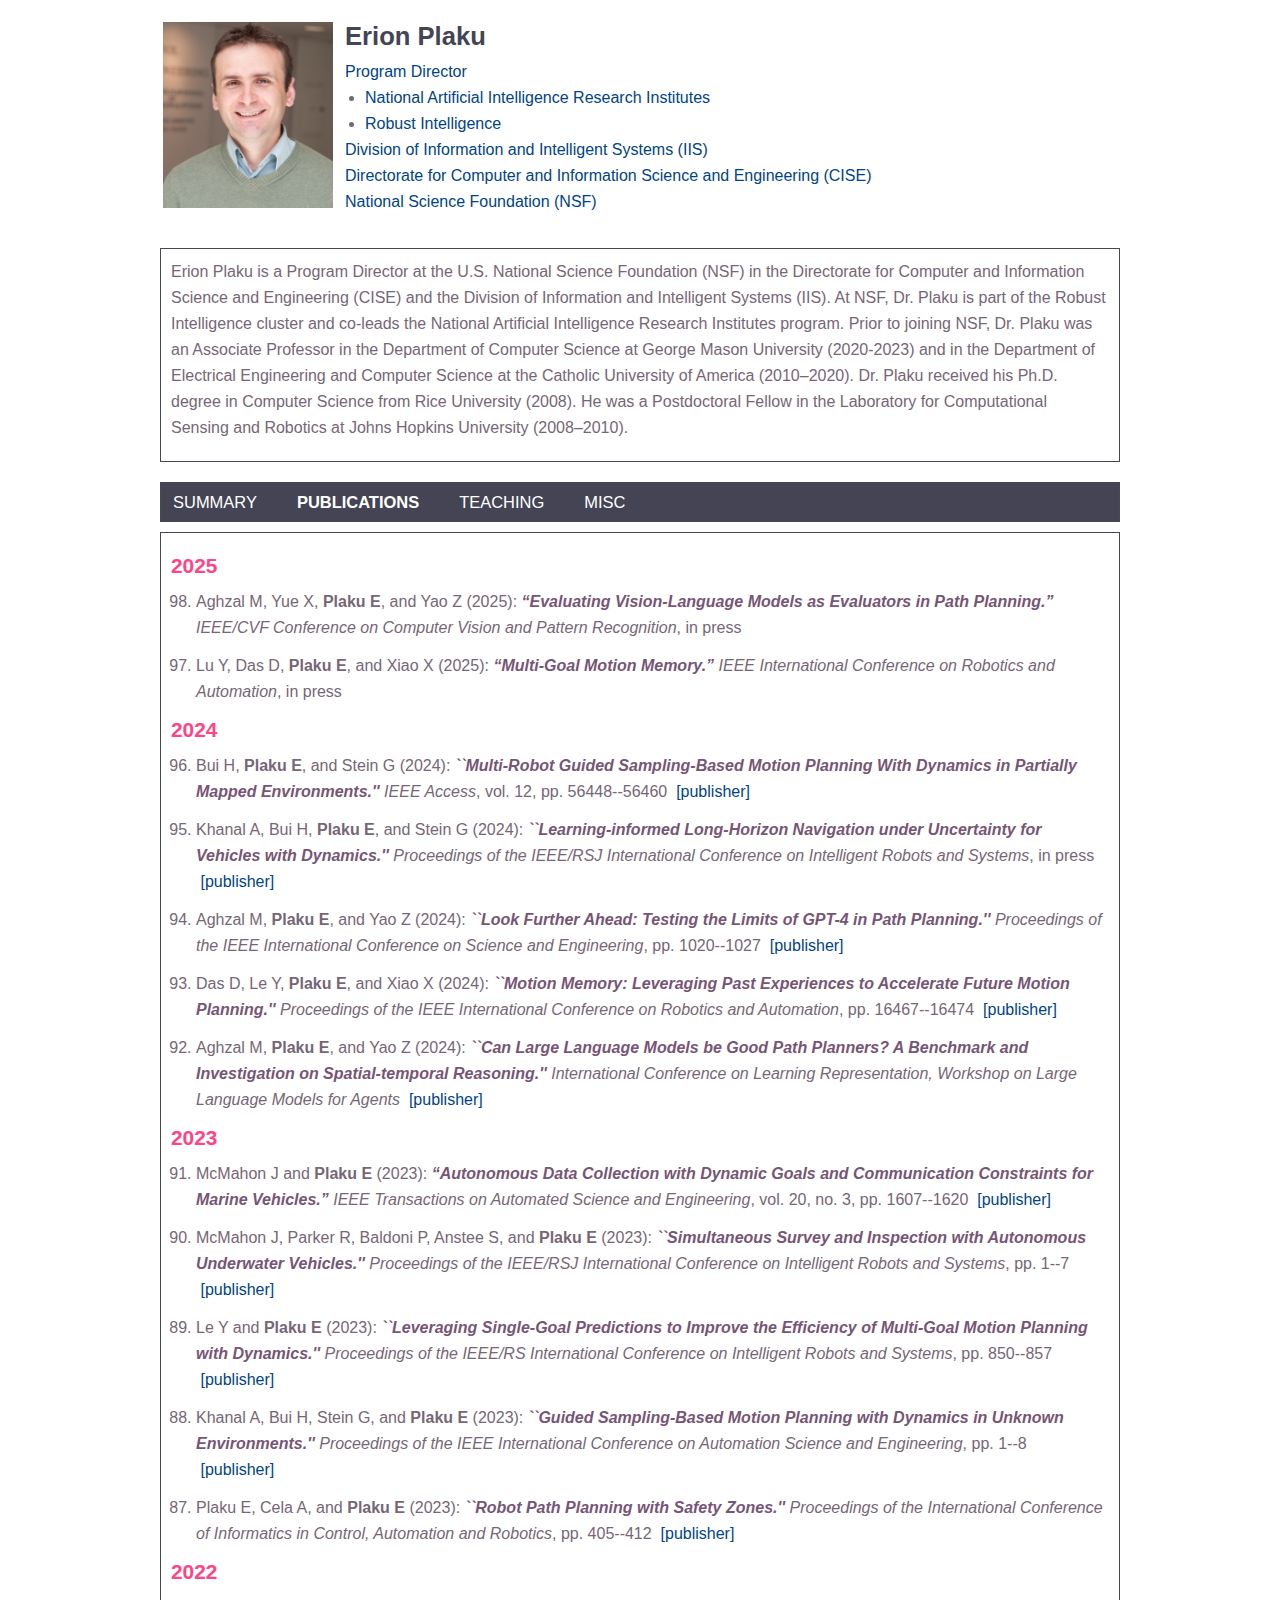
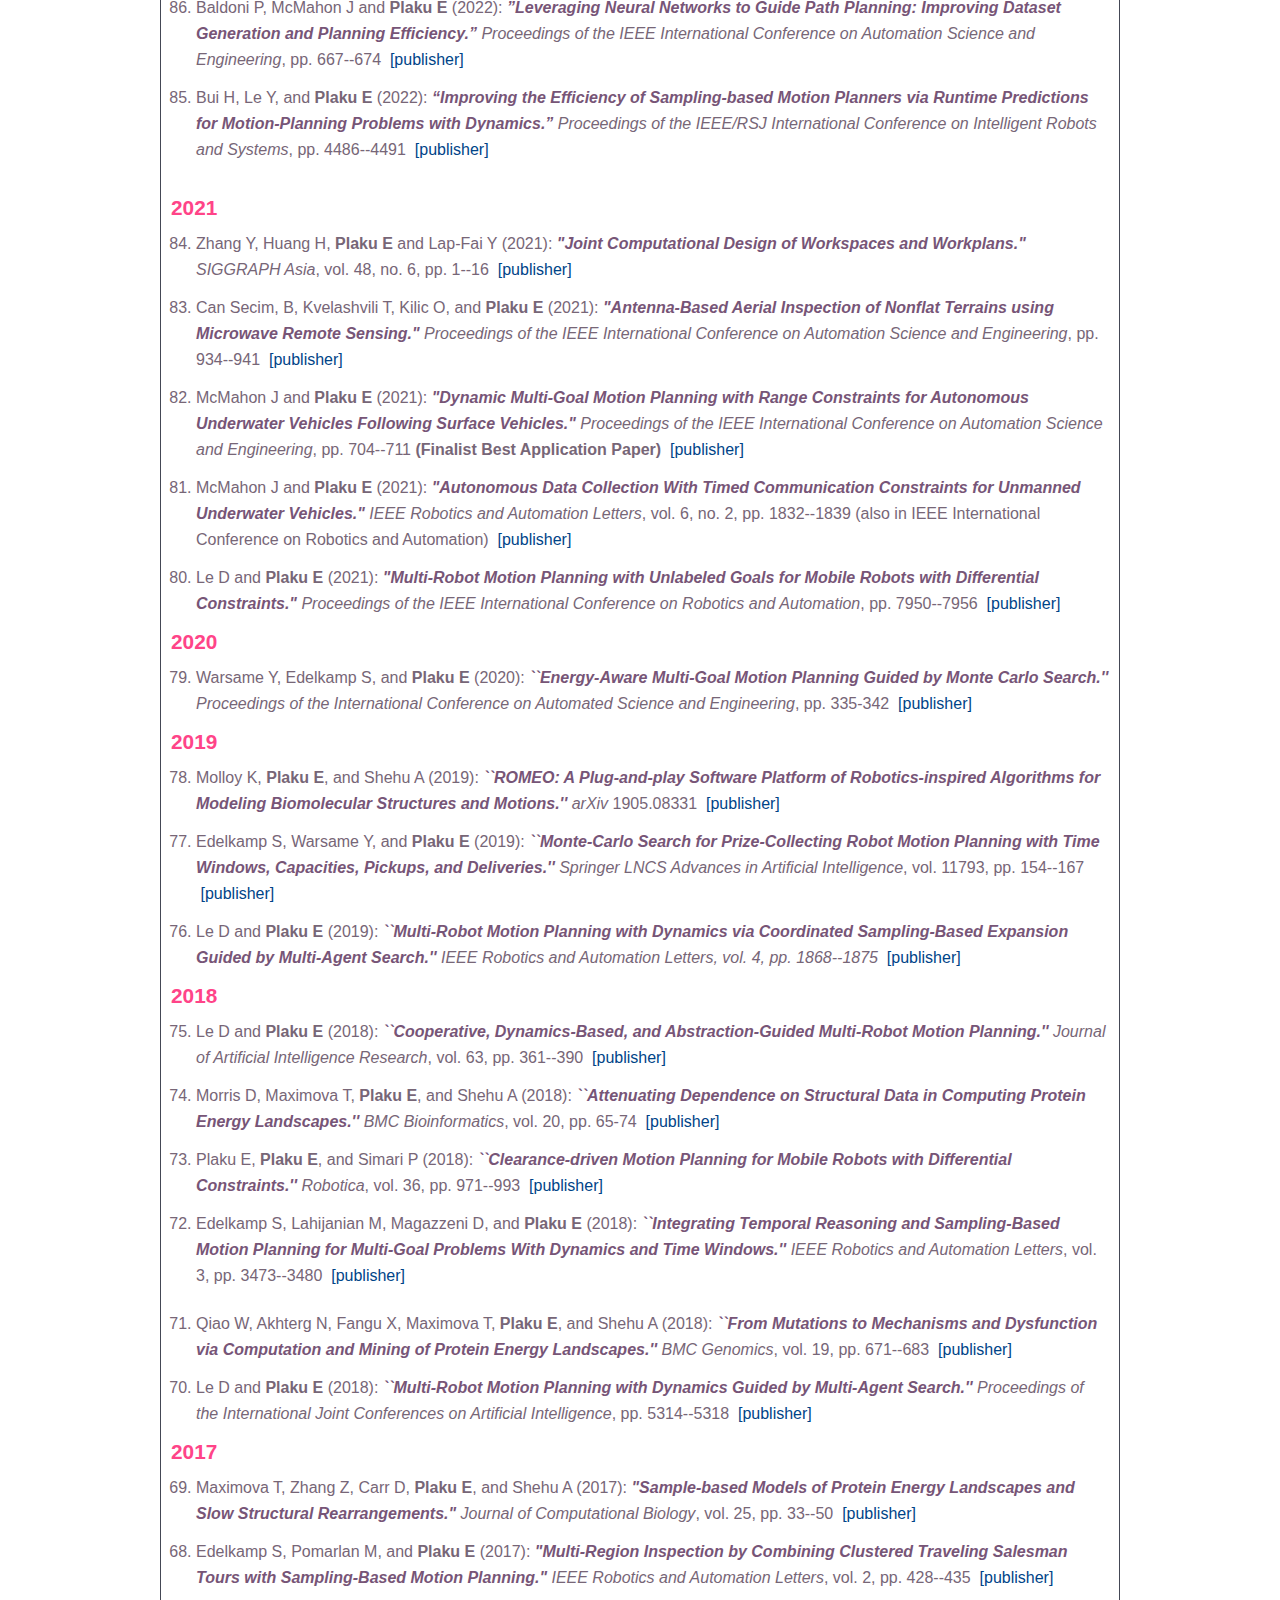
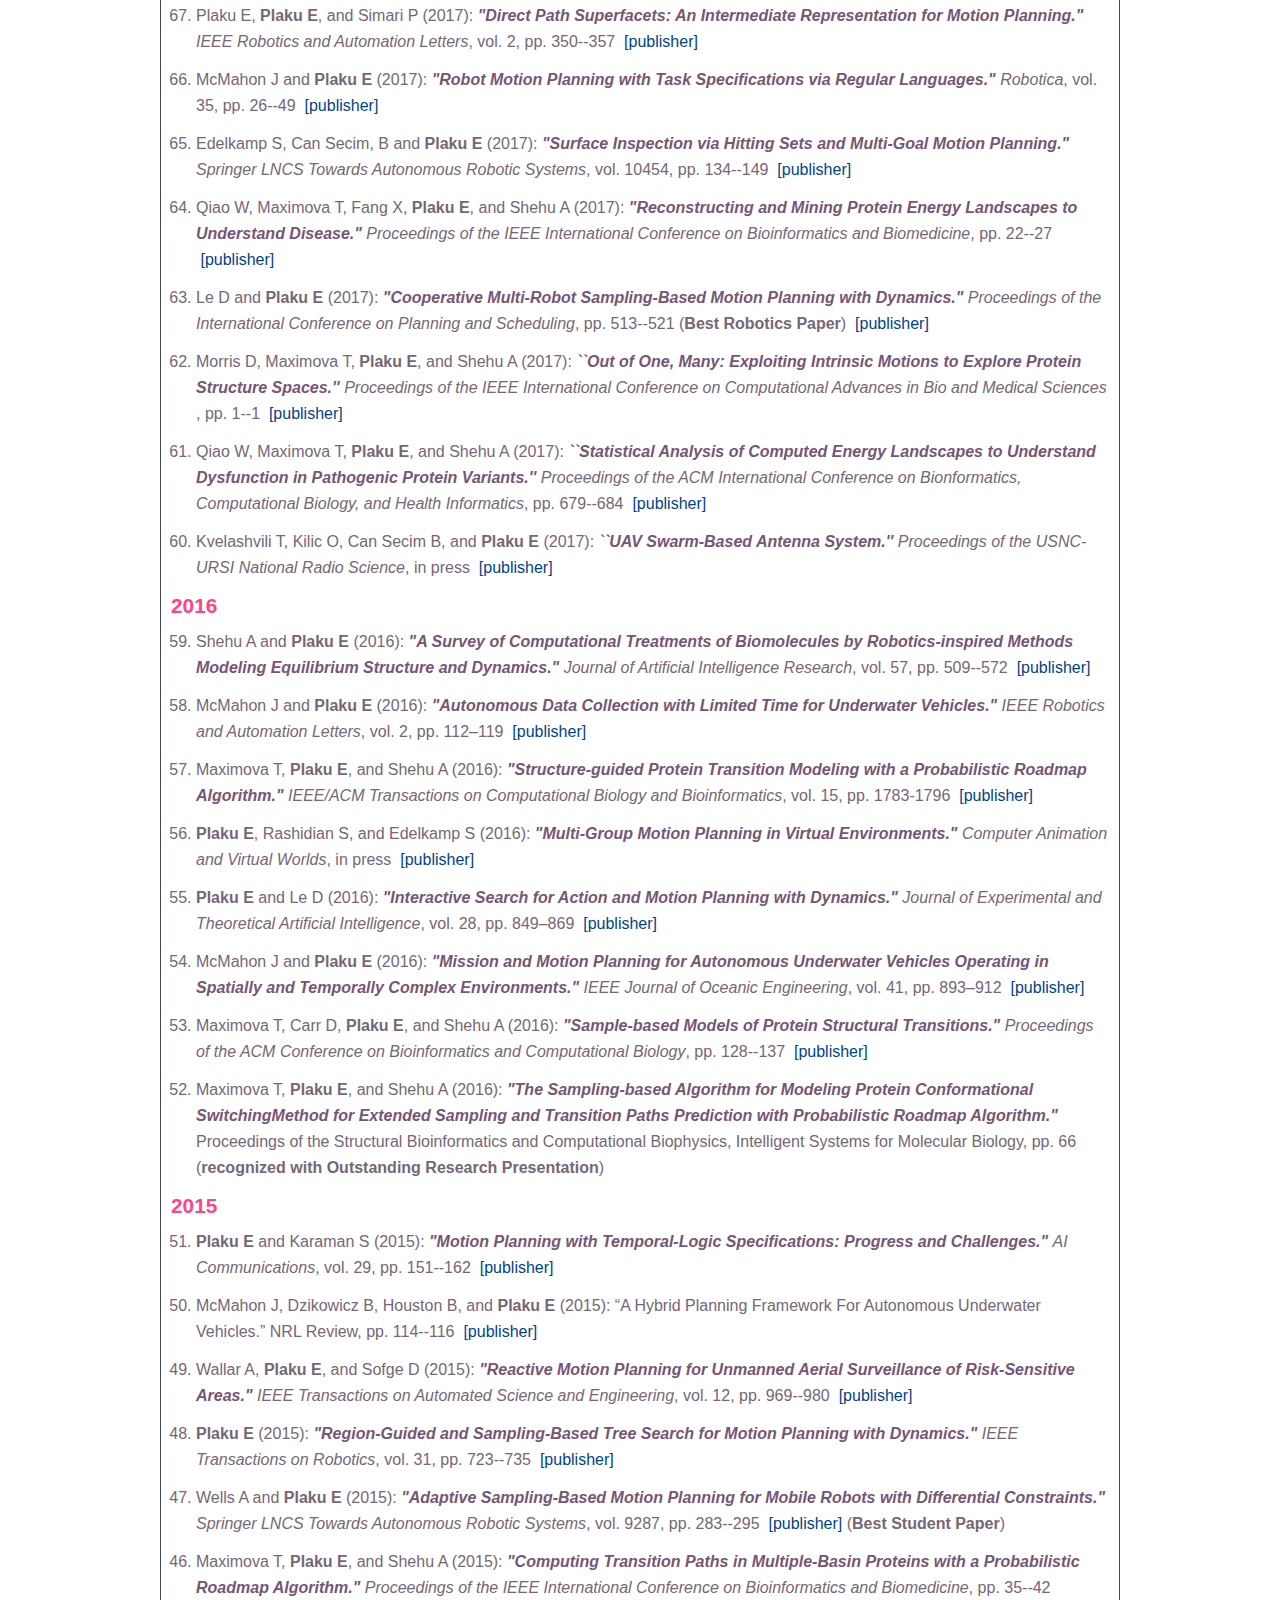
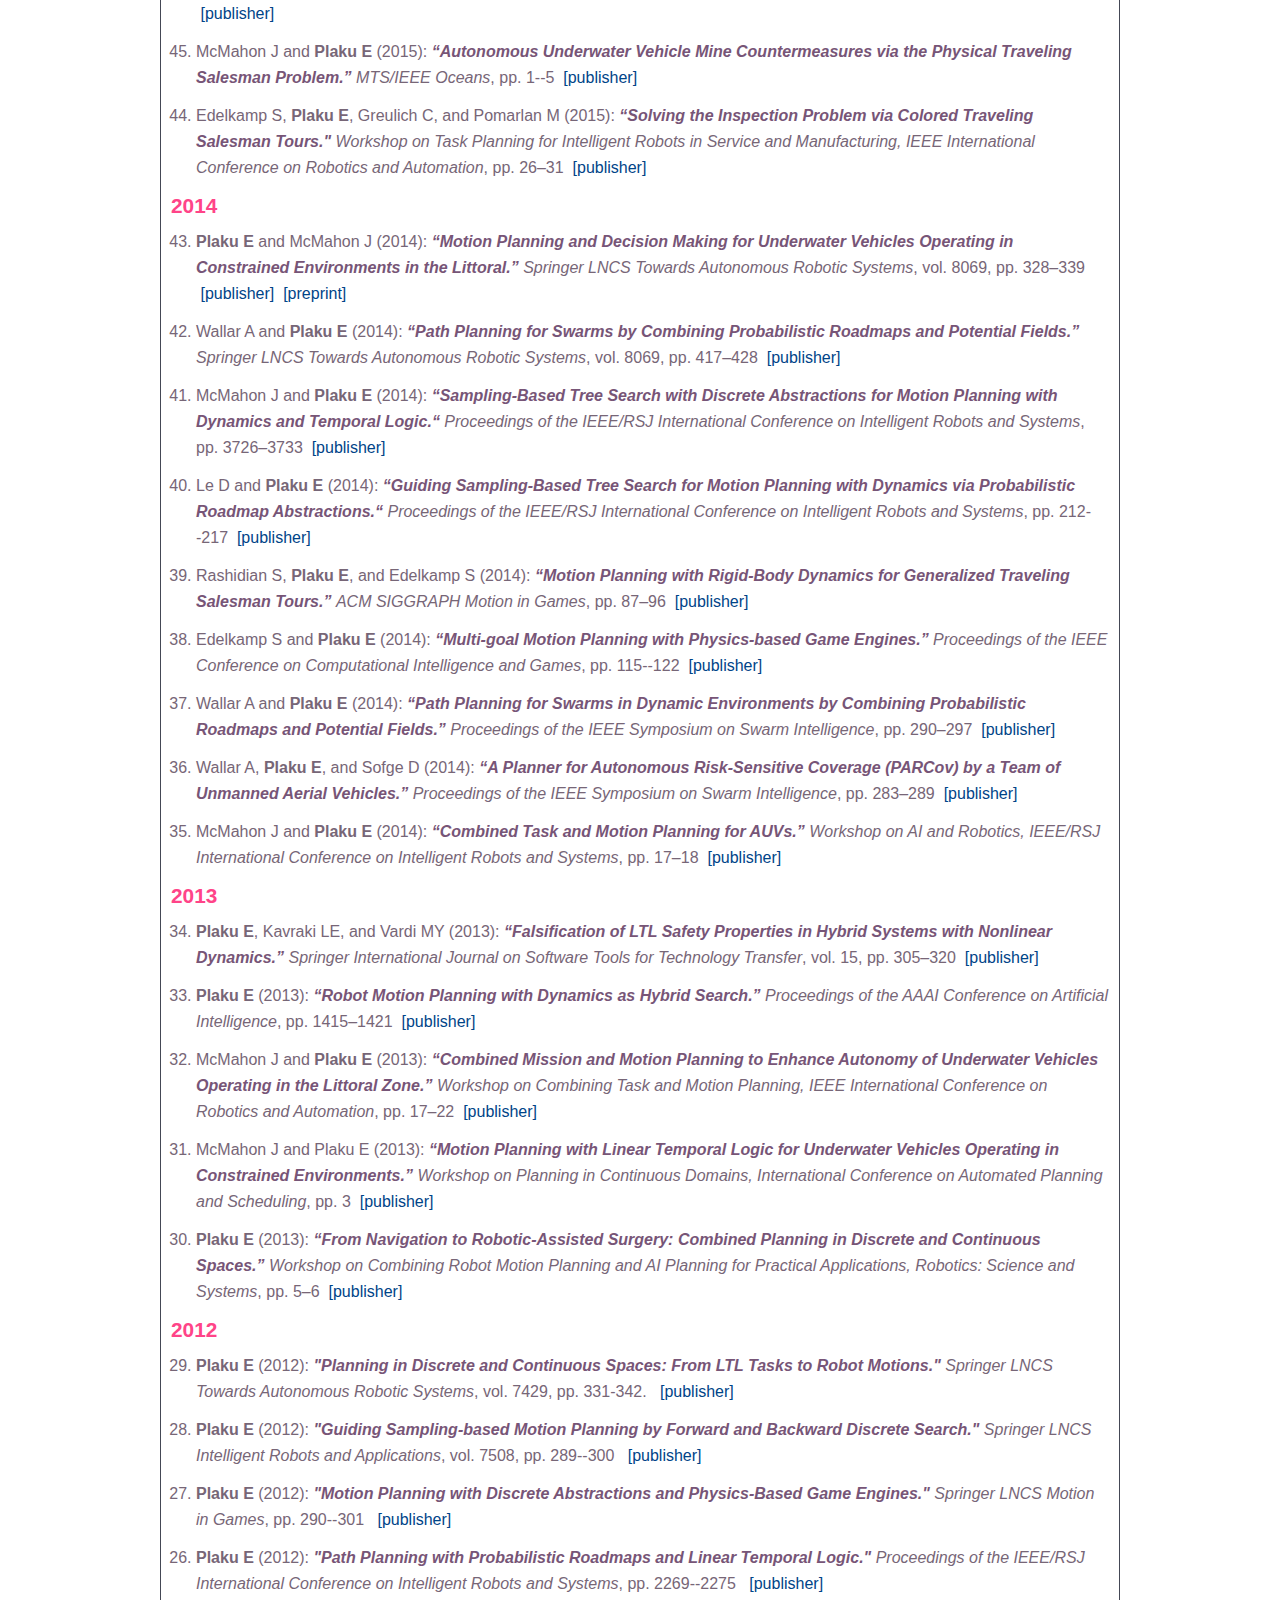
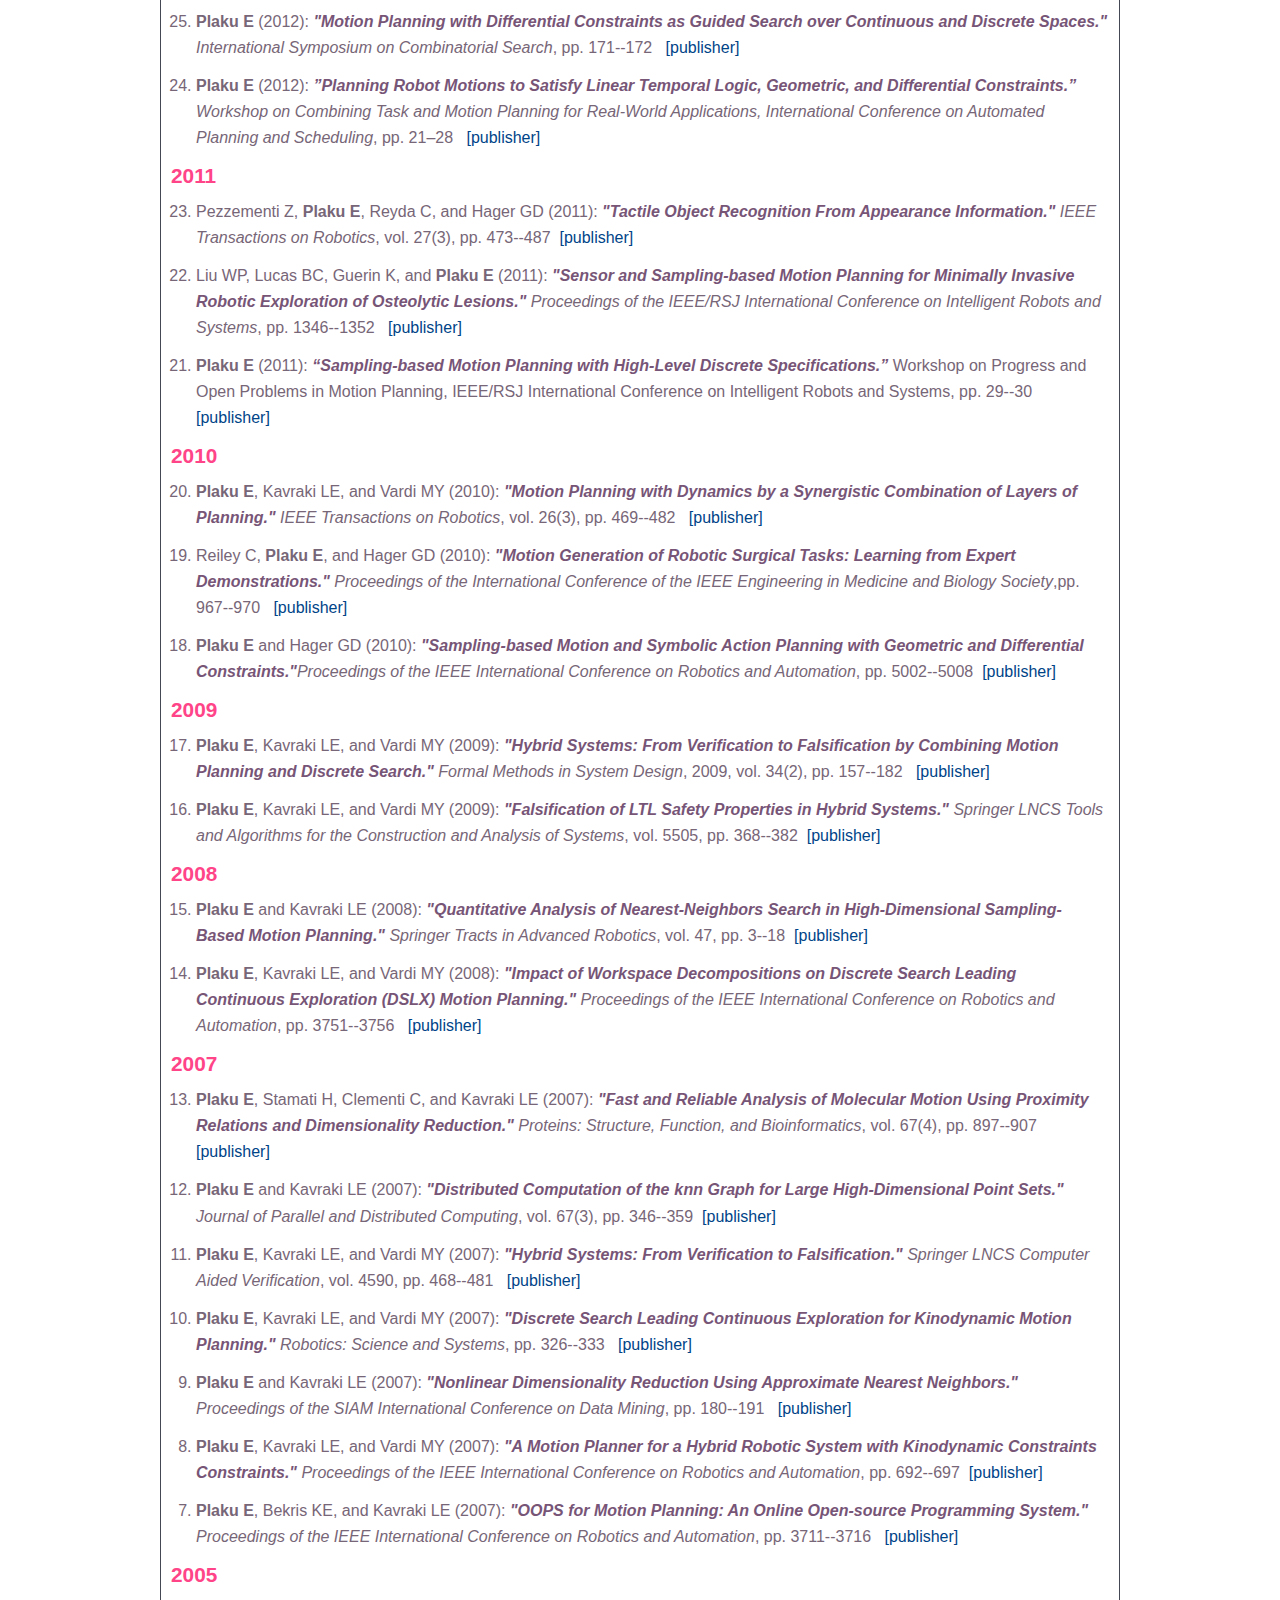
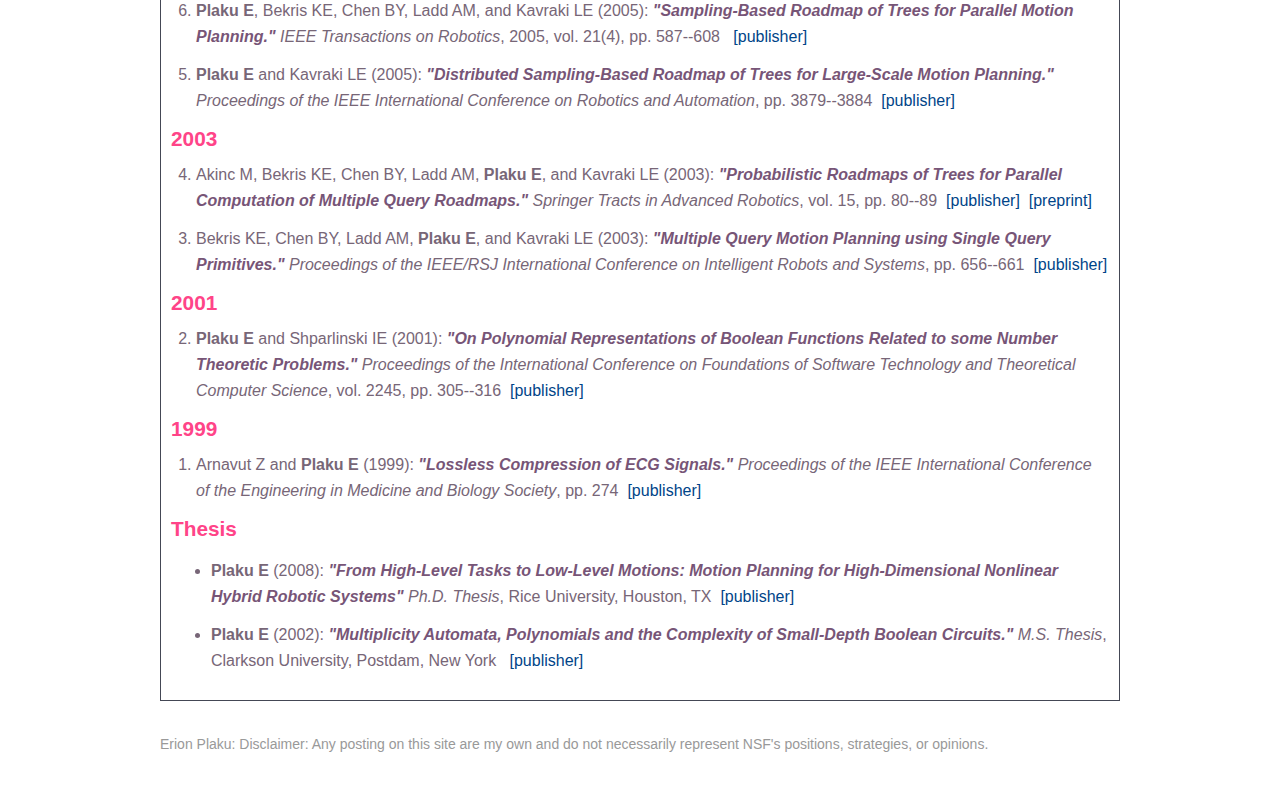
<file: Publications.html>
<!DOCTYPE html>
<html lang="en-US">
<head>
        <meta http-equiv="content-type" content="text/html; charset=UTF-8">
	<meta name="viewport" content="width=device-width, initial-scale=1">
        <meta name="author" content="Erion Plaku"> 
	<title> Erion Plaku</title>
	<link rel="stylesheet" type="text/css" media="all" href="style.css">
        <script src="mymenu.js"></script>
</head>

<body>



<div class="heading2">
<table class="banner">
	<tr>
<td style="width:180px"> <img src="figs/plaku.jpg" style="width:170px;"></td>
		<td class="name-width">
<p class="name-title">Erion Plaku</p>
<p class="affiliation">
<a href="https://www.nsf.gov/staff/staff_bio.jsp?lan=eplaku&org=IIS&from_org=DGA">Program Director</a>
	<li  style="margin-left: 20px;"><a href="https://new.nsf.gov/funding/opportunities/national-artificial-intelligence-research"> National Artificial Intelligence Research Institutes </a></li>
	<li  style="margin-left: 20px;"><a href="https://new.nsf.gov/funding/opportunities/iis-robust-intelligence-ri"> Robust Intelligence </a></li>
<a href="https://www.nsf.gov/div/index.jsp?div=IIS">Division of Information and Intelligent Systems (IIS)</a><br>
<a href="https://www.nsf.gov/dir/index.jsp?org=CISE">Directorate for Computer and Information Science and Engineering (CISE)</a><br>
<a href="https://www.nsf.gov/">National Science Foundation (NSF) </a><br>
</p>
</td>
	

</tr></table>

</div>

	

	<div class="column">

<p>

	Erion Plaku is a Program Director at the U.S. National Science Foundation (NSF) in the Directorate for
Computer and Information Science and Engineering (CISE) and the Division of Information and Intelligent Systems (IIS). 
	At NSF, Dr. Plaku is part of the Robust Intelligence cluster and co-leads the National Artificial Intelligence Research Institutes program. 
		Prior to joining NSF, Dr. Plaku was an Associate Professor in the Department of Computer
Science at George Mason University (2020-2023) and in the Department of Electrical Engineering and
Computer Science at the Catholic University of America (2010–2020). Dr. Plaku received his Ph.D. degree in Computer Science from Rice University (2008). He was a Postdoctoral Fellow in the Laboratory for Computational Sensing and Robotics at Johns Hopkins University (2008–2010).

			</p>

	</div>

<div class="topnav">
   <table style="width:100%">
    <tr>
       <td style="padding-left:10px">
           <a  href="index.html">Summary</a>
           <a class="active" href="Publications.html">Publications</a>
           <a href="Teaching.html">Teaching</a>
            <a href="Misc.html">Misc</a>
       </td></tr></table>
</div>



<div class="column">



	
 <p class="article-title"><a href="#Y25" name="Y23"><strong>2025</strong></a></p> 

	<ol>
		<li class="citation", value="98">
		Aghzal M, Yue X, <strong>Plaku E</strong>, and Yao Z (2025): <em class="ptitle">“Evaluating Vision-Language Models as Evaluators in
Path Planning.”</em> <em>IEEE/CVF Conference on Computer Vision and Pattern Recognition</em>, in press
		</li>
		
		<li class="citation", value="97">
	Lu Y, Das D, <strong>Plaku E</strong>, and Xiao X (2025): <em class="ptitle">“Multi-Goal Motion Memory.”</em> <em>IEEE International
Conference on Robotics and Automation</em>, in press
</li>
		</ol>

 <p class="article-title"><a href="#Y24" 
name="Y23"><strong>2024</strong></a></p> 

	
	<ol>

		 <li class="citation", value="96">
Bui H, <strong>Plaku E</strong>, and
        Stein G (2024):  <em class="ptitle">``Multi-Robot Guided Sampling-Based Motion Planning With Dynamics in Partially Mapped Environments.''</em>  
			 <em>IEEE Access</em>, vol. 12, pp. 56448--56460
   &nbsp;<a href="https://ieeexplore.ieee.org/document/10500384">[publisher]</a></li>

		 <li class="citation", value="95">
Khanal A, Bui H, <strong>Plaku E</strong>, and
        Stein G (2024):  <em class="ptitle">``Learning-informed Long-Horizon Navigation under Uncertainty for Vehicles with Dynamics.''</em>  
			 <em>Proceedings of the IEEE/RSJ International Conference on Intelligent Robots and Systems</em>, in press
   &nbsp;<a href="">[publisher]</a></li>
		
		
		 <li class="citation", value="94">
Aghzal M, <strong>Plaku E</strong>, and
        Yao Z (2024):  <em class="ptitle">``Look Further Ahead: Testing the Limits of GPT-4 in Path Planning.''</em>  
			 <em>Proceedings of the IEEE International
        Conference on Science and Engineering</em>, pp. 1020--1027
   &nbsp;<a href="https://ieeexplore.ieee.org/document/10711396">[publisher]</a></li>
		
  <li class="citation", value="93">
Das D, Le Y, <strong>Plaku E</strong>, and
        Xiao X (2024):  <em class="ptitle">``Motion Memory: Leveraging Past
        Experiences to Accelerate Future Motion Planning.''</em>  <em>Proceedings of the IEEE International
        Conference on Robotics and Automation</em>, pp. 16467--16474
   &nbsp;<a href="https://ieeexplore.ieee.org/document/10610790">[publisher]</a>

  </li>

		 <li class="citation", value="92">
Aghzal M, <strong>Plaku E</strong>, and
        Yao Z (2024):  <em class="ptitle">``Can Large Language Models be Good Path Planners? A Benchmark and Investigation on Spatial-temporal Reasoning.''</em>  
			 <em>International Conference on Learning Representation, Workshop on Large Language Models for Agents</em>
   &nbsp;<a href="https://llmagents.github.io/">[publisher]</a></li>
		
	
		
	</ol>
 
 <p class="article-title"><a href="#Y23" 
name="Y23"><strong>2023</strong></a></p> 

<ol>

  <li class="citation", value="91">
McMahon J and  <strong>Plaku E</strong> (2023): <em class="ptitle">“Autonomous Data Collection with Dynamic Goals
and Communication Constraints for Marine Vehicles.”</em>
        <em>IEEE Transactions on Automated Science and
        Engineering</em>,  vol. 20, no. 3, pp. 1607--1620
   &nbsp;<a href="https://ieeexplore.ieee.org/document/9934913">[publisher]</a>

</li>

  <li class="citation", value="90">
McMahon J, Parker R, Baldoni P, Anstee S, and
        <strong>Plaku E</strong> (2023): <em class="ptitle">``Simultaneous Survey and Inspection with Autonomous
        Underwater Vehicles.''</em>  <em>Proceedings of the IEEE/RSJ International
        Conference on Intelligent Robots and Systems</em>, pp. 1--7
   &nbsp;<a href="https://ieeexplore.ieee.org/document/10341736">[publisher]</a>
    </li>    

  <li class="citation", value="89">
Le Y and <strong>Plaku E</strong> (2023): <em class="ptitle">``Leveraging
        Single-Goal Predictions to Improve the Efficiency of
        Multi-Goal Motion Planning with
        Dynamics.''</em>  <em>Proceedings of the IEEE/RS International
        Conference on Intelligent Robots and Systems</em>, pp. 850--857
   &nbsp;<a href="https://ieeexplore.ieee.org/document/10341945">[publisher]</a>
  </li>

  <li class="citation", value="88">
Khanal A,  Bui H, Stein G, and
        <strong>Plaku E</strong> (2023):  <em class="ptitle">``Guided Sampling-Based Motion Planning
        with Dynamics in Unknown Environments.''</em>  <em>Proceedings of the IEEE International Conference on Automation
        Science and Engineering</em>, pp. 1--8
   &nbsp;<a href="https://doi.org/10.1109/CASE56687.2023.10260357">[publisher]</a>

  </li>

  <li class="citation", value="87">
Plaku E,  Cela A, and
        <strong>Plaku E</strong> (2023): <em class="ptitle">``Robot Path Planning with Safety
        Zones.''</em> <em>Proceedings of the International Conference
        of Informatics in Control, Automation and Robotics</em>, pp. 405--412
   &nbsp;<a href="https://www.scitepress.org/Papers/2023/121621/121621.pdf">[publisher]</a>

  </li>

  </ol>

 <p class="article-title"><a href="#Y22" 
name="Y22"><strong>2022</strong></a></p> 

 <ol>
   
<li class="citation", value="86">Baldoni P, McMahon J and 
<strong>Plaku 
E</strong> 
(2022): <em class="ptitle">”Leveraging Neural Networks to 
Guide Path
Planning: Improving Dataset Generation and Planning Efficiency.”</em>
<em>Proceedings of the IEEE
International Conference on Automation Science and Engineering</em>, pp. 667--674
     &nbsp;<a href="https://doi.org/10.1109/CASE49997.2022.9926637">[publisher]</a>

<li class="citation", value="85">
Bui H, Le Y, and <strong>Plaku E</strong> (2022): <em 
class="ptitle">“Improving the Efficiency of 
Sampling-based Motion Planners
via Runtime Predictions for Motion-Planning Problems with Dynamics.”</em>
<em> 
Proceedings of the
IEEE/RSJ International Conference on Intelligent Robots and Systems</em>, 
pp. 4486--4491     &nbsp;<a href="https://doi.org/10.1109/IROS47612.2022.9981753">[publisher]</a>

</ol>
</p>

 <p class="article-title"><a href="#Y21" name="Y21"><strong>2021</strong></a></p> 

 <ol>

<li class="citation", value="84">
Zhang Y, Huang H, <strong>Plaku E</strong> and Lap-Fai Y
(2021): <em class="ptitle">"Joint Computational Design of Workspaces and
Workplans."</em>  <em>SIGGRAPH Asia</em>, vol. 48, no. 6, pp. 1--16
     &nbsp;<a href="https://doi.org/10.1145/3478513.3480500">[publisher]</a>


<li class="citation", value="83"> Can Secim, B, Kvelashvili T, Kilic O,  and
<strong>Plaku E</strong> (2021): <em class="ptitle">"Antenna-Based Aerial Inspection of Nonflat Terrains using
        Microwave Remote Sensing."</em>  <em>Proceedings of the IEEE International Conference on Automation
        Science and Engineering</em>, pp. 934--941
         &nbsp;<a href="https://doi.org/10.1109/CASE49439.2021.9551639">[publisher]</a>


<li class="citation", value="82"> McMahon J and  <strong>Plaku E</strong> (2021): <em class="ptitle">"Dynamic
        Multi-Goal Motion Planning with Range Constraints for
        Autonomous Underwater Vehicles Following Surface Vehicles."</em>
        <em>Proceedings of the IEEE International Conference on Automation
        Science and Engineering</em>, pp. 704--711 <strong>(Finalist Best
        Application Paper)</strong>      &nbsp;<a href="https://doi.org/10.1109/CASE49439.2021.9551424">[publisher]</a>
	


        
<li class="citation", value="81"> McMahon J  and <strong>Plaku E</strong>  (2021): <em class="ptitle">"Autonomous Data
        Collection With Timed Communication Constraints for Unmanned
        Underwater Vehicles."</em>  <em>IEEE Robotics and Automation
        Letters</em>, vol. 6, no. 2, pp. 1832--1839 (also in IEEE International
        Conference on Robotics and Automation)
         &nbsp;<a href="https://doi.org/10.1109/LRA.2021.3060709">[publisher]</a>



<li class="citation", value="80"> Le D and  <strong>Plaku E</strong> (2021):
<em class="ptitle">"Multi-Robot Motion Planning with Unlabeled Goals for
Mobile Robots with Differential Constraints."</em> <em>Proceedings of
the IEEE International Conference on Robotics and Automation</em>, pp. 
7950--7956
      &nbsp;<a href="https://doi.org/10.1109/ICRA48506.2021.9560883">[publisher]</a>
</ol>

 <p class="article-title"><a href="#Y20" name="Y20"><strong>2020</strong></a></p> 

 <ol>

<li class="citation", value="79">
Warsame Y, Edelkamp S, and <strong>Plaku E</strong> (2020): <em class="ptitle">``Energy-Aware Multi-Goal Motion Planning
Guided by Monte Carlo Search.''</em> <em>Proceedings of the International
    Conference on Automated Science and Engineering</em>, 
pp. 335-342  
 &nbsp;<a href="https://doi.org/10.1109/CASE48305.2020.9217008">[publisher]</a>

</li>

</ol>
  
 <p class="article-title"><a href="#Y19" name="Y19"><strong>2019</strong></a></p> 

 <ol>
<li class="citation", value="78">
Molloy K, <strong>Plaku E</strong>, and Shehu A (2019): <em class="ptitle">``ROMEO: A
Plug-and-play Software Platform of Robotics-inspired Algorithms for
Modeling Biomolecular Structures and Motions.''</em> <em>arXiv</em>
1905.08331
&nbsp;<a href="https://arxiv.org/abs/1905.08331">[publisher]</a>
</li>

<li class="citation", value="77">
Edelkamp S, Warsame Y, and <strong>Plaku E</strong> (2019): <em class="ptitle">``Monte-Carlo Search for Prize-Collecting Robot Motion Planning with
Time Windows, Capacities, Pickups, and Deliveries.''</em> <em>Springer
LNCS Advances in Artificial Intelligence</em>, vol. 11793,
pp. 154--167
 &nbsp;<a href="https://doi.org/10.1007/978-3-030-30179-8_13">[publisher]</a>


</li>

<li class="citation", value="76">
  Le D and <strong>Plaku E</strong> (2019): <em class="ptitle">``Multi-Robot Motion Planning with Dynamics via Coordinated
Sampling-Based Expansion Guided by Multi-Agent Search.''</em> <em>IEEE
    Robotics and Automation Letters, vol. 4, pp. 1868--1875</em>
  &nbsp;<a href="https://doi.org/10.1109/LRA.2019.2898087">[publisher]</a>

</li>

   </ol>

<p class="article-title"><a href="#Y18" name="Y18"><strong>2018</strong></a></p>   
<ol>
<li class="citation" value="75"> Le D and <strong>Plaku E</strong> (2018): <em class="ptitle">``Cooperative,
Dynamics-Based, and Abstraction-Guided Multi-Robot Motion
Planning.''</em> <em>Journal of Artificial Intelligence Research</em>,
vol. 63, pp. 361--390
&nbsp;<a href="https://doi.org/10.1613/jair.1.11244">[publisher]</a>
</li>

<li class="citation" value="74"> Morris D, Maximova T, <strong>Plaku E</strong>, and Shehu A
(2018): <em class="ptitle"> ``Attenuating Dependence on Structural Data in
Computing Protein Energy Landscapes.''</em> <em>BMC Bioinformatics</em>,
vol. 20, pp. 65-74
&nbsp;<a href="https://doi.org/10.1186/s12859-019-2822-5">[publisher]</a>
</li>


<li class="citation" value="73"> Plaku E, <strong>Plaku E</strong>, and Simari P
(2018): <em class="ptitle">``Clearance-driven Motion Planning for Mobile Robots
with Differential Constraints.''</em> <em>Robotica</em>, vol. 36,
pp. 971--993
&nbsp;<a href="https://doi.org/10.1017/S0263574718000164">[publisher]</a>
</li>

<li class="citation" value="72"> Edelkamp S, Lahijanian M, Magazzeni D, and <strong>Plaku E</strong> (2018):
<em class="ptitle">``Integrating Temporal Reasoning and Sampling-Based Motion Planning for Multi-Goal Problems With Dynamics
 and Time Windows.''</em> <em>IEEE Robotics and Automation Letters</em>,
 vol. 3, pp. 3473--3480
&nbsp;<a href="https://doi.org/10.1109/LRA.2018.2853642">[publisher]</a>
</p>
</li>
 
<li class="citation" value="71"> Qiao W, Akhterg N, Fangu X, 
Maximova T, <strong>Plaku E</strong>, and Shehu A (2018): <em class="ptitle">``From Mutations to
Mechanisms and Dysfunction via Computation and Mining of Protein
Energy Landscapes.''</em> <em>BMC Genomics</em>,  vol. 19, pp. 671--683
&nbsp;<a href="https://doi.org/10.1186/s12864-018-5024-z">[publisher]</a>
</li>

<li class="citation" value="70"> Le D and <strong>Plaku E</strong> (2018): <em class="ptitle">``Multi-Robot Motion Planning with Dynamics Guided by Multi-Agent Search.''</em> <em>Proceedings
of the International Joint Conferences on Artificial Intelligence</em>,
pp. 5314--5318
&nbsp;<a href="https://www.ijcai.org/proceedings/2018/744">[publisher]</a>
</li>

</ol>

 <p class="article-title"><a href="#Y17" name="Y17"><strong>2017</strong></a></p> 

<ol>


<li class="citation" value="69">
Maximova T, Zhang Z, Carr D, <strong>Plaku E</strong>, and Shehu A (2017): 
<em class="ptitle">"Sample-based Models of Protein Energy Landscapes and Slow Structural Rearrangements."</em> 
<em>Journal of Computational Biology</em>, vol. 25, pp. 33--50
&nbsp;<a href="https://doi.org/10.1089/cmb.2017.0158">[publisher]</a>
</li>

<li class="citation" value="68">
Edelkamp S, Pomarlan M, and <strong>Plaku E</strong> (2017): 
<em class="ptitle">"Multi-Region Inspection by Combining Clustered
Traveling Salesman Tours with Sampling-Based
Motion Planning."</em> 
<em>IEEE Robotics and Automation
Letters</em>, vol. 2, pp. 428--435
&nbsp;<a href="https://doi.org/10.1109/LRA.2016.2635107">[publisher]</a>

</li>

<li class="citation" value="67">
Plaku E, <strong>Plaku E</strong>, and Simari P (2017): 
<em class="ptitle">"Direct Path Superfacets: 
An Intermediate Representation for Motion Planning."</em> 
<em>IEEE Robotics and Automation
Letters</em>, vol. 2, pp. 350--357
&nbsp;<a href="https://doi.org/10.1109/LRA.2016.2619381">[publisher]</a>
</li>


<li class="citation" value="66">McMahon J and <strong>Plaku E</strong> (2017): 
<em class="ptitle">"Robot Motion Planning with Task Specifications
via Regular Languages."</em> <em>Robotica</em>, vol. 35, pp. 26--49
&nbsp;<a href="http://dx.doi.org/10.1017/S0263574715000417">[publisher]</a>
</li>



<li class="citation" value="65">Edelkamp S, Can Secim, B and <strong>Plaku E</strong> (2017): 
<em class="ptitle">"Surface Inspection via Hitting Sets and Multi-Goal
Motion Planning."</em> 
<em>Springer LNCS Towards Autonomous Robotic Systems</em>, vol. 10454, pp. 134--149
&nbsp;<a href="https://link.springer.com/chapter/10.1007/978-3-319-64107-2_12">[publisher]</a>
</li>


<li class="citation" value="64">Qiao W, Maximova T, Fang X, <strong>Plaku
    E</strong>, and Shehu A (2017):  
<em class="ptitle">"Reconstructing and Mining Protein Energy
  Landscapes to Understand Disease."</em> <em>Proceedings of the IEEE International
  Conference on Bioinformatics and Biomedicine</em>, pp. 22--27 
&nbsp;<a href="https://doi.org/10.1109/BIBM.2017.8217619">[publisher]</a>
</li>

<li class="citation" value="63">Le D and <strong>Plaku
    E</strong> (2017):  
<em class="ptitle">"Cooperative Multi-Robot Sampling-Based Motion
  Planning with Dynamics."</em> <em>Proceedings of the International
  Conference on Planning and Scheduling</em>, pp. 513--521 (<b>Best Robotics Paper</b>)
&nbsp;<a href="https://www.aaai.org/ocs/index.php/ICAPS/ICAPS17/paper/view/15584">[publisher]</a>
</li>

<li class="citation" value="62">
Morris D, Maximova T, <strong>Plaku E</strong>, and Shehu A (2017):
<em class="ptitle">``Out of One, Many: Exploiting Intrinsic Motions to Explore Protein Structure Spaces.''</em>
<em>Proceedings of the IEEE International Conference on Computational
  Advances in Bio and Medical Sciences </em>, pp. 1--1
&nbsp;<a href="https://ieeexplore.ieee.org/document/8114290">[publisher]</a>
</li>

<li class="citation" value="61">
Qiao W, Maximova T, <strong>Plaku E</strong>, and Shehu A (2017):
<em class="ptitle">``Statistical Analysis of Computed Energy Landscapes to Understand Dysfunction in Pathogenic Protein Variants.''</em>
<em>Proceedings of the ACM International Conference on Bionformatics, Computational Biology, and Health Informatics</em>, pp. 679--684
&nbsp;<a href="https://doi.org/10.1145/3107411.3107499">[publisher]</a>
</li>


<li class="citation" value="60">
Kvelashvili T, Kilic O, Can Secim B, and <strong>Plaku E</strong> (2017):
<em class="ptitle">``UAV Swarm-Based Antenna System.''</em>
<em>Proceedings of the USNC-URSI National Radio Science</em>, in press
&nbsp;<a href="">[publisher]</a>
</li>

</ol>

<p class="article-title"><a href="#Y16" name="Y16"><strong>2016</strong></a></p> 

<ol>


<li class="citation" value="59">
Shehu A and <strong>Plaku E</strong> (2016): 
<em class="ptitle">"A Survey of Computational Treatments of
Biomolecules by Robotics-inspired Methods Modeling Equilibrium Structure and Dynamics."</em> 
<em>Journal of Artificial Intelligence Research</em>, vol. 57, pp. 509--572
&nbsp;<a href="http://dx.doi.org/10.1613/jair.5040">[publisher]</a>
</li>

<li class="citation" value="58">
McMahon J and <strong>Plaku E</strong> (2016): 
<em class="ptitle">"Autonomous Data Collection with Limited Time for Underwater Vehicles."</em> 
<em>IEEE Robotics and Automation
Letters</em>, vol. 2, pp. 112–119
&nbsp;<a href="http://dx.doi.org/10.1109/LRA.2016.2553175">[publisher]</a>
</li>


<li class="citation" value="57">
Maximova T, <strong>Plaku E</strong>, and Shehu A (2016): 
<em class="ptitle">"Structure-guided Protein Transition Modeling with a Probabilistic Roadmap Algorithm."</em> 
<em>IEEE/ACM Transactions on Computational Biology and Bioinformatics</em>, vol. 15, pp. 1783-1796
&nbsp;<a href="http://dx.doi.org/10.1109/TCBB.2016.2586044">[publisher]</a>
</li>



<li class="citation" value="56">
<strong>Plaku E</strong>, Rashidian S, and Edelkamp S (2016): 
<em class="ptitle">"Multi-Group Motion Planning
in Virtual Environments."</em> <em>Computer Animation and Virtual Worlds</em>, in press
&nbsp;<a href="http://dx.doi.org/10.1002/cav.1688">[publisher]</a>
</li>

<li class="citation" value="55"><strong>Plaku E</strong> and Le D (2016): 
<em class="ptitle">"Interactive Search for Action and Motion Planning with Dynamics."</em>
<em>Journal of Experimental and Theoretical Artificial Intelligence</em>, vol. 28, pp. 849–869</em>
&nbsp;<a href="http://dx.doi.org/10.1080/0952813X.2016.1146348">[publisher]</a>
</li>


<li class="citation" value="54">McMahon J and <strong>Plaku E</strong> (2016): 
<em class="ptitle">"Mission and Motion Planning for Autonomous Underwater
Vehicles Operating in Spatially and Temporally Complex Environments."</em> <em>IEEE Journal of Oceanic Engineering</em>, vol. 41, pp.
893–912
&nbsp;<a href="http://dx.doi.org/10.1109/JOE.2015.2503498">[publisher]</a>
</li>

<li class="citation" value="53">
Maximova T, Carr D, <strong>Plaku E</strong>, and Shehu A (2016): 
<em class="ptitle">"Sample-based Models of
Protein Structural Transitions."</em> 
<em>Proceedings of the ACM Conference on Bioinformatics and
  Computational Biology</em>, pp. 128--137
&nbsp;<a href="https://doi.org/10.1145/2975167.2975180">[publisher]</a>
</li>

<li class="citation" value ="52">
Maximova T, <strong>Plaku E</strong>, and Shehu A (2016): <em class="ptitle">"The Sampling-based Algorithm for Modeling Protein Conformational
SwitchingMethod for Extended
Sampling and Transition Paths Prediction with Probabilistic Roadmap
Algorithm."</em> Proceedings of the Structural Bioinformatics and Computational
Biophysics, Intelligent Systems for
Molecular Biology, pp. 66 (<strong>recognized
with Outstanding Research Presentation</strong>)</li>

</ol>

 <p class="article-title"><a href="#Y15" name="Y15"><strong>2015</strong></a></p> 

<ol>


<li class="citation" value="51"><strong>Plaku E</strong> and Karaman S (2015): 
<em class="ptitle">"Motion Planning with Temporal-Logic
Specifications: Progress and Challenges."</em> 
<em>AI Communications</em>, vol. 29, pp. 151--162
&nbsp;<a href="http://content.iospress.com/articles/ai-communications/aic682">[publisher]</a>
</li>



<li class="citation" value="50">
McMahon J, Dzikowicz B, Houston B, and <strong>Plaku E</strong> (2015): “A Hybrid Planning
Framework For Autonomous Underwater Vehicles.” NRL Review, pp. 114--116
&nbsp;<a href="https://www.nrl.navy.mil/media/publications/nrl-review/">[publisher]</a>
</li>

<li class="citation" value="49">Wallar A, <strong>Plaku E</strong>, and Sofge D (2015): 
<em class="ptitle">"Reactive Motion Planning for Unmanned Aerial Surveillance of Risk-Sensitive Areas."</em> 
<em>IEEE Transactions on Automated Science and Engineering</em>, vol. 12, pp. 969--980
&nbsp;<a href="http://dx.doi.org/10.1109/TASE.2015.2443033">[publisher]</a>
</li>

<li class="citation" value="48"><strong>Plaku E</strong> (2015): 
<em class="ptitle">"Region-Guided and Sampling-Based Tree Search for Motion Planning with Dynamics."</em> 
<em>IEEE Transactions on Robotics</em>, vol. 31, pp. 723--735
&nbsp;<a href="http://dx.doi.org/10.1109/TRO.2015.2424031">[publisher]</a>
</li>


<li class="citation" value="47">Wells A and <strong>Plaku E</strong> (2015): 
<em class="ptitle">"Adaptive Sampling-Based Motion Planning for Mobile Robots with Differential Constraints."</em> 
<em>Springer LNCS Towards Autonomous Robotic Systems</em>, vol. 9287, pp. 283--295
&nbsp;<a href="http://link.springer.com/chapter/10.1007%2F978-3-319-22416-9_32">[publisher]</a>
(<b>Best Student Paper</b>)
</li>

<li class="citation" value="46">
Maximova T, <strong>Plaku E</strong>, and Shehu A (2015): <em class="ptitle">"Computing Transition Paths in
Multiple-Basin Proteins with a Probabilistic Roadmap Algorithm."</em> 
<em>Proceedings of the IEEE International Conference on Bioinformatics and Biomedicine</em>, pp. 35--42
&nbsp;<a href="https://ieeexplore.ieee.org/document/7359652">[publisher]</a>
</li>

<li class="citation" value="45">
McMahon J and <strong>Plaku E</strong> (2015): <em class="ptitle">“Autonomous Underwater Vehicle Mine Countermeasures via the
Physical Traveling Salesman Problem.”</em> <em>MTS/IEEE Oceans</em>, pp. 1--5
&nbsp;<a href="https://ieeexplore.ieee.org/document/7404372">[publisher]</a>
</li>

<li class="citation" value="44">
Edelkamp S, <strong>Plaku E</strong>, Greulich C, and Pomarlan M (2015): <em class="ptitle">“Solving the 
Inspection Problem via Colored Traveling Salesman Tours."</em> <em>Workshop on Task
Planning for Intelligent Robots in Service and Manufacturing, IEEE International 
Conference on Robotics and Automation</em>, pp. 26–31
&nbsp;<a href="http://www6.in.tum.de/pub/Main/WorkshopIros2015TaskPlanning/taskplan2015iros_paper_5.pdf">[publisher]</a>
</li>
</ol>

<p class="article-title"><a href="#Y14" name="Y14"><strong>2014</strong></a></p> 

<ol>
<li class="citation" value="43">
<strong>Plaku E</strong> and McMahon J (2014): <em class ="ptitle">“Motion Planning and Decision Making for 
Underwater Vehicles Operating in Constrained Environments in the Littoral.”</em> <em>Springer LNCS
Towards Autonomous Robotic Systems</em>, vol. 8069, pp. 328–339
&nbsp;<a href="http://link.springer.com/chapter/10.1007%2F978-3-662-43645-5_36">[publisher]</a>
&nbsp;<a href="papers/PaperTAROS14AUV.pdf">[preprint]</a></li>

<li class="citation" value="42">
Wallar A and <strong>Plaku E</strong> (2014): <em class="ptitle">“Path Planning for Swarms by Combining Probabilistic
Roadmaps and Potential Fields.”</em> <em>Springer LNCS Towards Autonomous Robotic Systems</em>, vol. 8069, pp. 417–428
&nbsp;<a href="http://link.springer.com/chapter/10.1007/978-3-662-43645-5_43">[publisher]</a>
</li>

<li class="citation" value="41">
McMahon J and <strong>Plaku E</strong> (2014): <em class="ptitle">“Sampling-Based Tree Search with 
Discrete Abstractions for Motion Planning with Dynamics and Temporal Logic.“</em> 
<em>Proceedings of the IEEE/RSJ International Conference on Intelligent Robots and Systems</em>, pp. 3726–3733
&nbsp;<a href="http://dx.doi.org/10.1109/IROS.2014.6943085">[publisher]</a>
</li>


<li class="citation" value="40">Le D and <strong>Plaku E</strong> (2014): <em class="ptitle">
“Guiding Sampling-Based Tree Search for Motion Planning
with Dynamics via Probabilistic Roadmap Abstractions.“</em>
<em>Proceedings of the IEEE/RSJ International Conference on Intelligent Robots and Systems</em>, pp. 212--217
&nbsp;<a href="http://dx.doi.org/10.1109/IROS.2014.6942563">[publisher]</a>
</li>

<li class="citation" value="39">Rashidian S, <strong>Plaku E</strong>, and Edelkamp S (2014): 
<em class="ptitle">“Motion Planning with Rigid-Body
Dynamics for Generalized Traveling Salesman Tours.”</em> <em>ACM SIGGRAPH Motion in
Games</em>, pp. 87–96
&nbsp;<a href="http://dl.acm.org/citation.cfm?class=2668090">[publisher]</a>
</li>

<li class="citation" value="38">
Edelkamp S and <strong>Plaku E</strong> (2014): <em class="ptitle">“Multi-goal Motion Planning with Physics-based
Game Engines.”</em> <em>Proceedings of the IEEE Conference on Computational Intelligence and Games</em>, pp. 115--122
&nbsp;<a href="http://dx.doi.org/10.1109/CIG.2014.6932874">[publisher]</a>
</li>


<li class="citation" value="37">
Wallar A and <strong>Plaku E</strong> (2014): <em class="ptitle">“Path Planning for Swarms in Dynamic Environments by
Combining Probabilistic Roadmaps and Potential
  Fields.”</em> <em>Proceedings of the IEEE Symposium on Swarm
Intelligence</em>, pp. 290–297
&nbsp;<a href="http://dx.doi.org/10.1109/SIS.2014.7011808">[publisher]</a>
</li>
  
<li class="citation" value="36">
Wallar A, <strong>Plaku E</strong>, and Sofge D (2014): <em class="ptitle">“A Planner for Autonomous Risk-Sensitive
Coverage (PARCov) by a Team of Unmanned Aerial
  Vehicles.”</em> <em>Proceedings of the IEEE Symposium on
Swarm Intelligence</em>, pp. 283–289
&nbsp;<a href="http://dx.doi.org/10.1109/SIS.2014.7011807">[publisher]</a>
</li>
 
<li class="citation" value="35">
McMahon J and <strong>Plaku E</strong> (2014): <em class="ptitle">“Combined Task and Motion Planning for AUVs.”</em>
<em>Workshop on AI and Robotics, IEEE/RSJ International Conference on Intelligent Robots
and Systems</em>, pp. 17–18
&nbsp;<a href="http://people.csail.mit.edu/gdk/iros-airob14/papers/McMahonPlaku.pdf">[publisher]</a>
</li>
 
</ol>

<p class="article-title"><a href="#Y13" name="Y13"><strong>2013</strong></a></p> 

<ol>
<li class="citation" value="34">
<strong>Plaku E</strong>, Kavraki LE, and Vardi MY (2013): <em class="ptitle">“Falsification of LTL Safety Properties in
Hybrid Systems with Nonlinear Dynamics.”</em> <em>Springer International Journal on Software
Tools for Technology Transfer</em>, vol. 15, pp. 305–320
&nbsp;<a href="http://link.springer.com/article/10.1007%2Fs10009-012-0233-2">[publisher]</a>
</li>
 
<li class="citation" value="33">
<strong>Plaku E</strong> (2013): <em class="ptitle">“Robot Motion Planning with Dynamics as Hybrid Search.”</em> 
<em>Proceedings of the AAAI Conference on Artificial Intelligence</em>, pp. 1415–1421
&nbsp;<a href="http://www.aaai.org/ocs/index.php/AAAI/AAAI13/paper/viewFile/6254/6844">[publisher]</a>
</li>
 
<li class="citation" value="32">
McMahon J and <strong>Plaku E</strong> (2013): 
<em class="ptitle">“Combined Mission and Motion Planning to 
Enhance Autonomy of Underwater Vehicles Operating in the Littoral Zone.”</em> <em>Workshop
on Combining Task and Motion Planning, IEEE International Conference on Robotics
and Automation</em>, pp. 17–22
&nbsp;<a href="icra2013tamp_proc/paperPlaku.pdf">[publisher]</a>
</li>
 
<li class="citation" value="31">
McMahon J and Plaku E (2013): <em class="ptitle">“Motion Planning with Linear Temporal Logic for
Underwater Vehicles Operating in Constrained Environments.”</em> <em>Workshop on Planning
in Continuous Domains, International Conference on Automated Planning and Scheduling</em>, pp. 3
&nbsp;<a href="http://icaps13.icaps-conference.org/wp-content/uploads/2013/05/PCD13proceedings.pdf">[publisher]</a>
</li>

<li class="citation" value="30">
<strong>Plaku E</strong> (2013): <em class="ptitle">“From Navigation to Robotic-Assisted Surgery: Combined Planning
in Discrete and Continuous Spaces.”</em> <em>Workshop on Combining Robot Motion Planning
and AI Planning for Practical Applications, Robotics: Science and Systems</em>, pp. 5–6
&nbsp;<a href="rss2013ws/paperPlaku.pdf">[publisher]</a>
</li>

</ol>

 <p class="article-title"><a href="#Y12" name="Y12"><strong>2012</strong></a></p> 

<ol>
<li class="citation" value="29">
<strong>Plaku E</strong> (2012):
<em class="ptitle">"Planning in Discrete and Continuous Spaces: From LTL Tasks
    to Robot Motions."</em> <em>Springer LNCS Towards Autonomous
    Robotic Systems</em>, 
    vol. 7429, pp. 331-342.
&nbsp; <a href="http://www.springerlink.com/content/r588237578141nm4/">[publisher]</a> 
</li>

<li class="citation" value="28">
<strong>Plaku E</strong> (2012):
<em class="ptitle">"Guiding Sampling-based Motion Planning by Forward and Backward
    Discrete Search."</em> <em>Springer LNCS Intelligent Robots and Applications</em>, vol. 7508, pp. 289--300
    &nbsp; <a href="http://link.springer.com/chapter/10.1007%2F978-3-642-33503-7_29">[publisher]</a>
</li>


<li class="citation" value="27">
<strong>Plaku E</strong> (2012):
<em class="ptitle" >
"Motion Planning with Discrete Abstractions and Physics-Based Game Engines."</em>
<em>Springer LNCS Motion in Games</em>, pp. 290--301
&nbsp; <a href="http://link.springer.com/chapter/10.1007%2F978-3-642-34710-8_27">[publisher]</a> 
</li>


<li class="citation"  value="26">
<strong>Plaku E</strong> (2012):
<em class="ptitle">"Path Planning with
Probabilistic Roadmaps and Linear Temporal
    Logic."</em>  <em>Proceedings of the IEEE/RSJ International Conference on Intelligent
  Robots and Systems</em>, pp. 2269--2275
&nbsp; <a href="http://dx.doi.org/10.1109/10.1109/IROS.2012.6385726 ">[publisher]</a> 
</li>



<li class="citation" value="25">
<strong>Plaku E</strong> (2012):
<em class="ptitle">"Motion Planning with Differential Constraints as Guided Search  over Continuous and Discrete Spaces."</em> <em>International Symposium on Combinatorial Search</em>, pp. 171--172
&nbsp; <a href="http://www.aaai.org/ocs/index.php/SOCS/SOCS12/paper/viewFile/5401/5196">[publisher]</a> 
</li>

<li class="citation" value="24">
<strong>Plaku E</strong> (2012): <em class="ptitle">”Planning Robot Motions to Satisfy Linear Temporal Logic, 
Geometric, and Differential Constraints.”</em> <em>Workshop on Combining Task and Motion 
Planning for Real-World Applications, International Conference on Automated Planning and
Scheduling</em>, pp. 21–28
&nbsp; <a href="http://icaps12.icaps-conference.org/workshops/tampra2012-proceedings.pdf">[publisher]</a> 
</li>
</ol>

<p class="article-title"><a href="#Y11" name="Y11"><strong>2011</strong></a></p> 
<ol>
<li class="citation" value="23">
Pezzementi Z, <strong>Plaku E</strong>, Reyda C, and Hager GD (2011): <em class="ptitle">"Tactile Object Recognition From Appearance Information."</em> <em>IEEE Transactions on Robotics</em>, vol. 27(3), pp. 473--487 
&nbsp;<a href="http://dx.doi.org/10.1109/TRO.2011.2125350">[publisher]</a>
</li>

<li class="citation" value="22">
Liu WP, Lucas BC, Guerin K, and <strong>Plaku E</strong>
(2011): <em class="ptitle">"Sensor and Sampling-based Motion Planning
    for Minimally Invasive Robotic Exploration of Osteolytic
    Lesions."</em> <em>Proceedings of the IEEE/RSJ International Conference on Intelligent Robots and Systems</em>, pp. 1346--1352
&nbsp; <a href="http://dx.doi.org/10.1109/IROS.2011.6094599">[publisher]</a> 
</li>

<li class="citation" value="21"><strong>Plaku E</strong> (2011): 
<em class="ptitle">“Sampling-based Motion Planning with High-Level Discrete Specifications.”
</em>Workshop on Progress and Open Problems in Motion Planning, IEEE/RSJ 
International Conference on Intelligent Robots and Systems</em>, pp. 29--30
&nbsp; <a href="http://www.cse.unr.edu/robotics/tc-apc/sites/cse.unr.edu.robotics.tc-apc/files/Plaku_iros11workshop.pdf">[publisher]</a> 
</li>
</ol>

<p class="article-title"><a href="#Y10" name="Y10"><strong>2010</strong></a></p> 
<ol>
<li class="citation" value="20">
<strong>Plaku E</strong>, Kavraki LE, and Vardi MY (2010): <em class="ptitle">"Motion Planning with Dynamics by a Synergistic 
Combination of Layers of Planning."</em> <em>IEEE Transactions on 
Robotics</em>, vol. 26(3), pp. 469--482 
&nbsp; <a href="http://dx.doi.org/10.1109/TRO.2010.2047820">[publisher]</a> 
</li>

<li class="citation" value="19">
Reiley C, <strong>Plaku E</strong>, and Hager GD
(2010): <em class="ptitle">"Motion Generation of Robotic Surgical
    Tasks: Learning from Expert Demonstrations."</em> <em>Proceedings
    of the International Conference of the IEEE Engineering in Medicine and Biology Society</em>,pp. 967--970
&nbsp; <a href="http://dx.doi.org/10.1109/IEMBS.2010.5627594">[publisher]</a> 
</li>

<li class="citation" value="18">
<strong>Plaku E</strong> and Hager GD (2010): <em class="ptitle">"Sampling-based Motion and Symbolic Action Planning with Geometric 
and Differential Constraints."</em><em>Proceedings of the IEEE International
  Conference on Robotics and Automation</em>, pp. 5002--5008  
&nbsp;<a href="http://dx.doi.org/10.1109/ROBOT.2010.5509563">[publisher]</a>
</li>
</ol>

<p class="article-title"><a href="#Y09" name="Y09"><strong>2009</strong></a></p> 
<ol>
<li class="citation" value="17">
<strong>Plaku E</strong>, Kavraki LE, and Vardi MY (2009): 
<em class="ptitle">"Hybrid Systems: From Verification to Falsification by Combining Motion
Planning and Discrete Search."</em> <em> Formal Methods in System
Design</em>, 2009, vol. 34(2), pp. 157--182
&nbsp; <a href="http://www.springerlink.com/content/t8976164108139x0/">[publisher]</a> 
</li>

<li class="citation" value="16">
<strong>Plaku E</strong>, Kavraki LE, and Vardi MY (2009): <em class="ptitle">"Falsification of LTL Safety
    Properties in Hybrid Systems."</em> <em>
Springer LNCS Tools and Algorithms for the Construction
and Analysis of Systems</em>, vol. 5505, pp. 368--382
&nbsp;<a href="http://www.springerlink.com/content/2p308llj64333505/">[publisher]</a>
</li>
</ol>

<p class="article-title"><a href="#Y08" name="Y08"><strong>2008</strong></a></p> 
<ol>
<li class="citation" value="15">
<strong>Plaku E</strong> and Kavraki LE (2008): <em class="ptitle">"Quantitative Analysis of
Nearest-Neighbors Search in High-Dimensional Sampling-Based Motion
Planning."</em> <em>Springer Tracts in Advanced Robotics</em>, vol. 47, pp. 3--18 
&nbsp;<a href="http://dx.doi.org/10.1007/978-3-540-68405-3_1">[publisher]</a> 
</li>
<li class="citation" value="14">
<strong>Plaku E</strong>, Kavraki LE, and Vardi MY (2008): <em class="ptitle">"Impact of Workspace Decompositions on Discrete Search
Leading Continuous Exploration (DSLX) Motion Planning."</em> <em>Proceedings of the
IEEE International Conference on Robotics and Automation</em>, pp. 3751--3756
&nbsp; <a href="http://dx.doi.org/10.1109/ROBOT.2008.4543786">[publisher]</a>
</li>
</ol>

<p class="article-title"><a href="#Y07" name="Y07"><strong>2007</strong></a></p> 
<ol>
<li class="citation" value="13">
<strong>Plaku E</strong>, Stamati H, Clementi C, and Kavraki LE  (2007): <em class="ptitle">"Fast and Reliable Analysis
of Molecular Motion Using Proximity Relations and Dimensionality Reduction."</em> <em>Proteins: Structure,
  Function, and Bioinformatics</em>, vol. 67(4), pp. 897--907
&nbsp; <a href="http://www3.interscience.wiley.com/cgi-bin/abstract/114195666/ABSTRACT">[publisher]</a> 
</li>
<li class="citation" value="12">
<strong>Plaku E</strong> and Kavraki LE (2007): <em class="ptitle">"Distributed Computation
of the <tt>k</tt>nn Graph for Large High-Dimensional Point
Sets."</em> <em>Journal of Parallel and Distributed
Computing</em>, vol. 67(3), pp. 346--359
&nbsp;<a href="http://dx.doi.org/10.1016/j.jpdc.2006.10.004">[publisher]</a> 
</li>

<li class="citation" value="11">
<strong>Plaku E</strong>, Kavraki LE, and Vardi MY (2007): <em class="ptitle">"Hybrid Systems: From
Verification to Falsification."</em> <em>
Springer LNCS Computer Aided Verification</em>, vol. 4590,
pp. 468--481
&nbsp; <a href="http://dx.doi.org/10.1007/978-3-540-73368-3_48">[publisher]</a> 
</li>
<li class="citation" value="10">
<strong>Plaku E</strong>, Kavraki LE, and Vardi MY (2007):
<em class="ptitle">"Discrete Search Leading
Continuous Exploration for Kinodynamic Motion
    Planning."</em> <em>Robotics: Science and Systems</em>,
pp.  326--333
&nbsp; <a href="http://www.roboticsproceedings.org/rss03/p40.html">[publisher]</a> 
</li>
<li class="citation" value="9">
<strong>Plaku E</strong> and Kavraki LE (2007): 
<em class="ptitle">"Nonlinear Dimensionality Reduction Using
  Approximate Nearest Neighbors."</em> <em>Proceedings of the SIAM
International Conference on Data Mining</em>, pp. 180--191
&nbsp; <a href="http://www.siam.org/meetings/proceedings/2007/datamining/">[publisher]</a> 
</li>
<li class="citation" value="8">
<strong>Plaku E</strong>, Kavraki LE, and Vardi MY (2007): <em class="ptitle">"A Motion Planner for a
 Hybrid Robotic System with
Kinodynamic Constraints Constraints."</em> <em>Proceedings of the IEEE International
Conference on Robotics and Automation</em>,  pp. 692--697
&nbsp;<a href="http://dx.doi.org/10.1109/ROBOT.2007.363067">[publisher]</a> 
</li>
<li class="citation" value="7">
<strong>Plaku E</strong>, Bekris KE, and Kavraki LE (2007): <em class="ptitle">"OOPS for Motion Planning: An Online
  Open-source Programming System."</em> <em>Proceedings of the IEEE International Conference on Robotics and Automation</em>, pp. 3711--3716
&nbsp; <a href="http://dx.doi.org/10.1109/ROBOT.2007.364047">[publisher]</a> 
</li>
</ol>

<p class="article-title"><a href="#Y05" name="Y05"><strong>2005</strong></a></p> 
<ol>
<li class="citation" value="6">
<strong>Plaku E</strong>, Bekris KE, Chen BY, Ladd AM, and Kavraki LE (2005): <em class="ptitle">"Sampling-Based Roadmap of
Trees for Parallel Motion Planning."</em> <em>IEEE Transactions on
Robotics</em>, 2005, vol. 21(4), pp. 587--608
&nbsp; <a href="http://dx.doi.org/10.1109/TRO.2005.847599">[publisher]</a> 
</li>

<li class="citation" value="5">
<strong>Plaku E</strong> and Kavraki LE (2005):  
<em class="ptitle">"Distributed Sampling-Based Roadmap 
of Trees for Large-Scale Motion Planning."</em> <em>Proceedings of the
  IEEE 
International Conference on Robotics and Automation</em>, 
pp. 3879--3884
&nbsp;<a href="http://dx.doi.org/10.1109/ROBOT.2005.1570711 ">[publisher]</a> 
</li>
</ol>

<p class="article-title"><a href="#Y03" name="Y03"><strong>2003</strong></a></p> 
<ol>
<li class="citation" value="4">
Akinc M, Bekris KE, Chen BY, Ladd AM, <strong>Plaku E</strong>, and Kavraki LE (2003):
<em class="ptitle">"Probabilistic Roadmaps of Trees for
Parallel Computation of Multiple Query Roadmaps."</em>
<em>Springer
Tracts in Advanced Robotics</em>, vol. 15, pp. 80--89
&nbsp;<a href="http://dx.doi.org/10.1007/11008941_9">[publisher]</a> 
&nbsp;<a href="papers/PaperISRR03.pdf">[preprint]</a>
</li>
<li class="citation" value="3">
Bekris KE, Chen BY, Ladd AM, <strong>Plaku E</strong>, and Kavraki LE (2003):   
<em class="ptitle">"Multiple Query Motion Planning using 
Single Query Primitives."</em> <em>Proceedings of the IEEE/RSJ International 
Conference on Intelligent Robots and Systems</em>, pp. 656--661
&nbsp;<a href="http://dx.doi.org/10.1109/IROS.2003.1250704">[publisher]</a> 
</li> 
</ol>

<p class="article-title"><a href="#Y01" name="Y01"><strong>2001</strong></a></p> 
<ol>
<li class="citation" value="2">
<strong>Plaku E</strong> and Shparlinski IE (2001):  
<em class="ptitle">"On Polynomial Representations 
of Boolean Functions Related to some Number Theoretic 
Problems."</em> <em>Proceedings of the International Conference on Foundations of Software Technology and
Theoretical Computer Science</em>, vol. 2245, pp. 305--316
&nbsp;<a href="http://www.springerlink.com/content/0gbxqkq5eu5xvy76/?p=d6bcf97446c84aa8b9415d6d13e90699&amp;pi=0">[publisher]</a> 
</li>
</ol>

<p class="article-title"><a href="#Y1999" name="Y1999"><strong>1999</strong></a></p> 
<ol>
<li class="citation"  value="1">
Arnavut Z and <strong>Plaku E</strong> (1999):  
<em class="ptitle">"Lossless Compression of ECG 
Signals."</em> <em>Proceedings of the IEEE International Conference of the 
Engineering in Medicine and Biology Society</em>, pp. 274
&nbsp;<a href="http://dx.doi.org/10.1109/IEMBS.1999.802344">[publisher]</a> 
</li>
</ol> 

<p class="article-title"><a href="#Thesis" name="Thesis"><strong>Thesis</strong></a></p> 
<ul>
<li class="citation">
<strong>Plaku E</strong> (2008):  
<em class="ptitle">"From High-Level Tasks to Low-Level Motions:
        Motion Planning for High-Dimensional Nonlinear Hybrid Robotic Systems"</em> 
<em>Ph.D. Thesis</em>, Rice University, Houston, TX
&nbsp;<a href="http://books.google.com/books?class=qZZ3TTlS97IC&pg=PR2&lpg=PR2&dq=From+High-Level+Tasks+to+Low-Level+Motions&source=bl&ots=8co2R6Tqog&sig=GDmFqgpBj-WwuzjUGwnv6_uEUzc&hl=en&sa=X&ei=YPurT6PHH6ne6QHJq6GaAg&ved=0CG8Q6AEwAw">[publisher]</a>
</li>

<li class="citation">
<strong>Plaku E</strong> (2002):  
<em class="ptitle">"Multiplicity Automata, Polynomials 
and the Complexity of Small-Depth Boolean Circuits."</em>
<em>M.S. Thesis</em>, Clarkson University, Postdam, New
York
&nbsp; <a href="http://www.google.com/url?sa=t&rct=j&q=&esrc=s&source=web&cd=2&ved=0CFUQFjAB&url=http%3A%2F%2Fbooks.google.com%2Fbooks%2Fabout%2FMultiplicity_automata_polynomials_and_th.html%3Fid%3DAB25NwAACAAJ&ei=7PurT-OTMcu26QHwhamvBA&usg=AFQjCNGWL4R6nPtZGYSBJmSdaZ0t2PE1Nw">[publisher]</href>
</li>
</ul>

</div> <!-- end left column-->

<footer class="myfooter">
</footer>

</body></html>
</file>
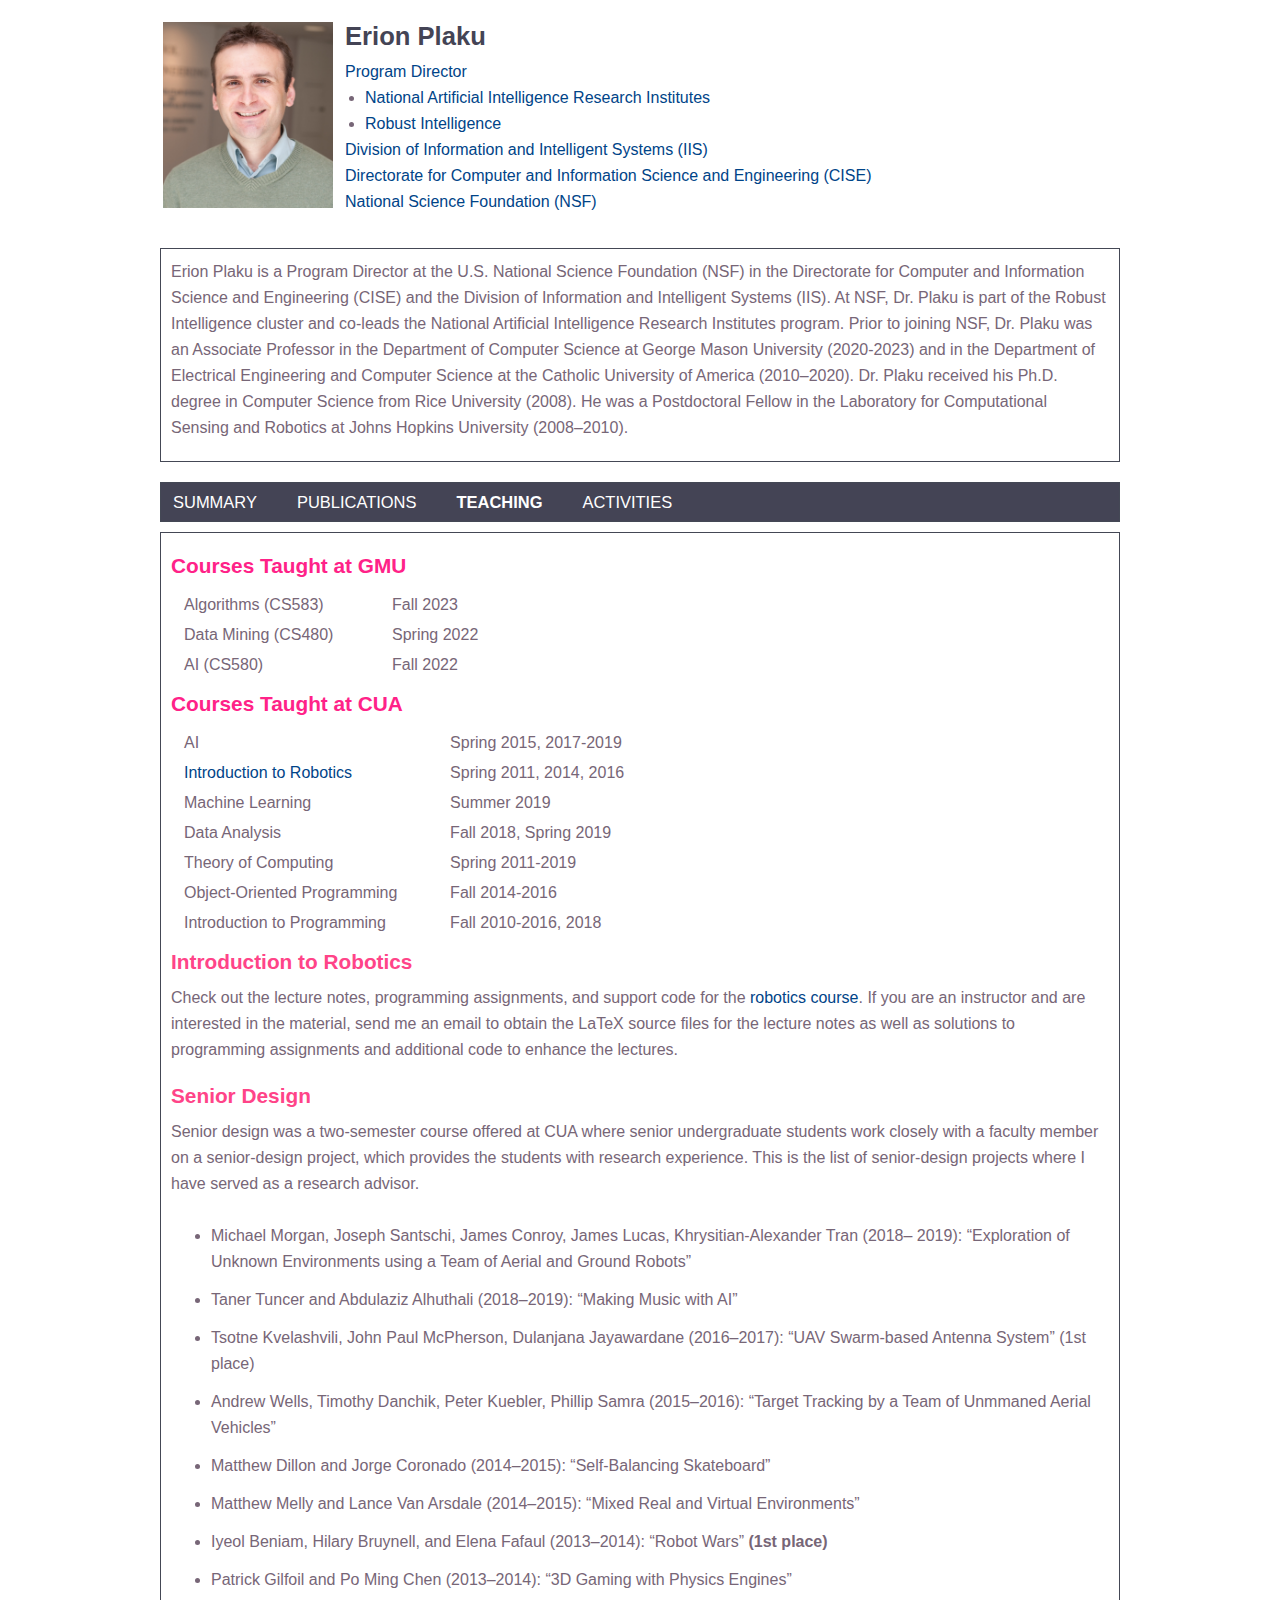
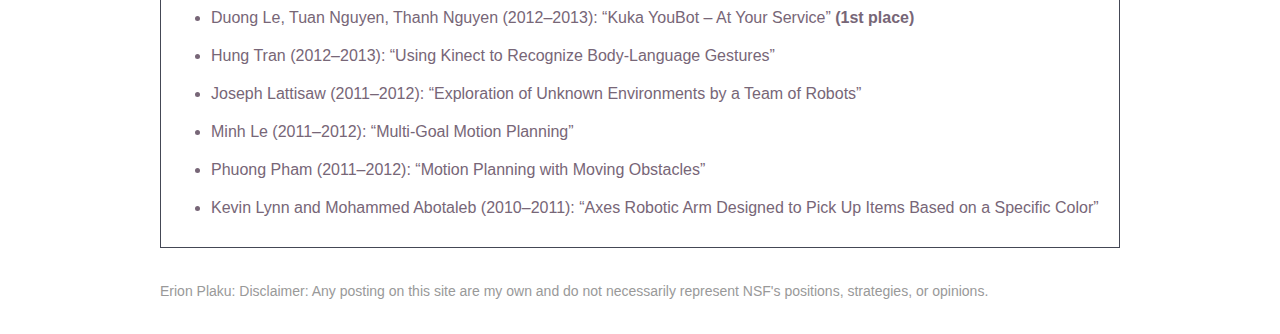
<file: Teaching.html>
<!DOCTYPE html>
<html lang="en-US">
<head>
        <meta http-equiv="content-type" content="text/html; charset=UTF-8">
	<meta name="viewport" content="width=device-width, initial-scale=1">
        <meta name="author" content="Erion Plaku"> 
	<title> Erion Plaku: Teaching </title>
	<link rel="stylesheet" type="text/css" media="all" href="style.css">
        <script src="mymenu.js"></script>
</head>

<body>


<div class="heading2">

<table class="banner">
	<tr>
<td style="width:180px"> <img src="figs/plaku.jpg" style="width:170px;"></td>
		<td class="name-width">
<p class="name-title">Erion Plaku</p>
<p class="affiliation">
<a href="https://www.nsf.gov/staff/staff_bio.jsp?lan=eplaku&org=IIS&from_org=DGA">Program Director</a>
	<li  style="margin-left: 20px;"><a href="https://new.nsf.gov/funding/opportunities/national-artificial-intelligence-research"> National Artificial Intelligence Research Institutes </a></li>
	<li  style="margin-left: 20px;"><a href="https://new.nsf.gov/funding/opportunities/iis-robust-intelligence-ri"> Robust Intelligence </a></li>
<a href="https://www.nsf.gov/div/index.jsp?div=IIS">Division of Information and Intelligent Systems (IIS)</a><br>
<a href="https://www.nsf.gov/dir/index.jsp?org=CISE">Directorate for Computer and Information Science and Engineering (CISE)</a><br>
<a href="https://www.nsf.gov/">National Science Foundation (NSF) </a><br>
</p>
</td>
	

</tr></table>

</div>

	

	<div class="column">

<p>

	Erion Plaku is a Program Director at the U.S. National Science Foundation (NSF) in the Directorate for
Computer and Information Science and Engineering (CISE) and the Division of Information and Intelligent Systems (IIS). 
	At NSF, Dr. Plaku is part of the Robust Intelligence cluster and co-leads the National Artificial Intelligence Research Institutes program. 
		Prior to joining NSF, Dr. Plaku was an Associate Professor in the Department of Computer
Science at George Mason University (2020-2023) and in the Department of Electrical Engineering and
Computer Science at the Catholic University of America (2010–2020). Dr. Plaku received his Ph.D. degree in Computer Science from Rice University (2008). He was a Postdoctoral Fellow in the Laboratory for Computational Sensing and Robotics at Johns Hopkins University (2008–2010).

			</p>

	</div>
<div class="topnav">
   <table style="width:100%">
    <tr>
       <td style="padding-left:10px">
           <a  href="index.html">Summary</a>
           <a  href="Publications.html">Publications</a>
           <a class="active" href="Teaching.html">Teaching</a>
           <a href="Activities.html">Activities</a>
       </td></tr></table>
</div>



<div class="column">

<p class="article-title">Courses Taught at GMU</p>
<table style="padding: 0px 0px 0px 10px">
<tr><td style="width:70%">Algorithms (CS583)</td><td>Fall 2023</td></tr>
<tr><td>Data Mining (CS480)</td><td>Spring 2022</td></tr>
<tr><td>AI (CS580)</td><td>Fall 2022</td></tr>
</table>


<p class="article-title">Courses Taught at CUA</p>
<table style="padding: 0px 0px 0px 10px">
<tr><td style="width:60%">AI</td><td>Spring 2015, 2017-2019</td></tr>
<tr><td><a href="TeachingRobotics.html">Introduction to Robotics</a></td><td>Spring 2011, 2014, 2016</td></tr>
<tr><td>Machine Learning</td><td>Summer 2019</td></tr>
<tr><td>Data Analysis</td><td>Fall 2018, Spring 2019</td></tr>
<tr><td>Theory of Computing</td><td>Spring 2011-2019</td></tr>
<tr><td>Object-Oriented Programming</td><td>Fall 2014-2016</td></tr>
<tr><td>Introduction to Programming</td><td>Fall 2010-2016, 2018</td></tr>
</table>

<p class="article-title"><a href="TeachingRobotics.html">Introduction to Robotics</a></p>
<p>
Check out the lecture notes, programming assignments, and support code for the <a href="TeachingRobotics.html">robotics course</a>.
If you are an instructor and are interested in the material, send me an email to obtain the LaTeX source files for the lecture notes as well as solutions to programming assignments and additional code to enhance the lectures.
</p>

<p class="article-title"><a href="SeniorDesign.html">Senior Design</a></p>

<p>
Senior design was a two-semester course offered at CUA where senior undergraduate students work closely with a faculty member on a senior-design project, which provides the students with research experience. This is the list of senior-design projects where I have served as a research advisor.
</p>

<ul>

<li class="citation">
Michael Morgan, Joseph Santschi, James Conroy, James Lucas, Khrysitian-Alexander Tran (2018–
2019): “Exploration of Unknown Environments using a Team of Aerial and Ground Robots”
</li>

<li class="citation">
Taner Tuncer and Abdulaziz Alhuthali (2018–2019): “Making Music with AI”
</li>

<li class="citation">
 Tsotne Kvelashvili, John Paul McPherson, Dulanjana Jayawardane (2016–2017): “UAV Swarm-based
Antenna System” (1st place)
</li>

<li class="citation">
Andrew Wells, Timothy Danchik, Peter Kuebler, Phillip Samra (2015–2016): “Target Tracking by a
Team of Unmmaned Aerial Vehicles”
</li>

<li class="citation">
Matthew Dillon and Jorge Coronado (2014–2015): “Self-Balancing Skateboard”
</li>

<li class="citation">
 Matthew Melly and Lance Van Arsdale (2014–2015): “Mixed Real and Virtual Environments”
</li>

<li class="citation">
 Iyeol Beniam, Hilary Bruynell, and Elena Fafaul (2013–2014): “Robot Wars” <strong>(1st place)</strong>
</li>

<li class="citation">
 Patrick Gilfoil and Po Ming Chen (2013–2014): “3D Gaming with Physics Engines”
</li>

<li class="citation">
Duong Le, Tuan Nguyen, Thanh Nguyen (2012–2013): “Kuka YouBot – At Your Service” <strong>(1st place)</strong>
</li>

<li class="citation">
 Hung Tran (2012–2013): “Using Kinect to Recognize Body-Language Gestures”
</li>

<li class="citation">
 Joseph Lattisaw (2011–2012): “Exploration of Unknown Environments by a Team of Robots”
</li>

<li class="citation">
 Minh Le (2011–2012): “Multi-Goal Motion Planning”
</li>

<li class="citation">
 Phuong Pham (2011–2012): “Motion Planning with Moving Obstacles”
</li>

<li class="citation">
 Kevin Lynn and Mohammed Abotaleb (2010–2011): “Axes Robotic Arm Designed to Pick Up Items
Based on a Specific Color”
</li>
</ul>


</div> <!-- end main -->


</body>
<footer class="myfooter">
</footer>
</html>
</file>
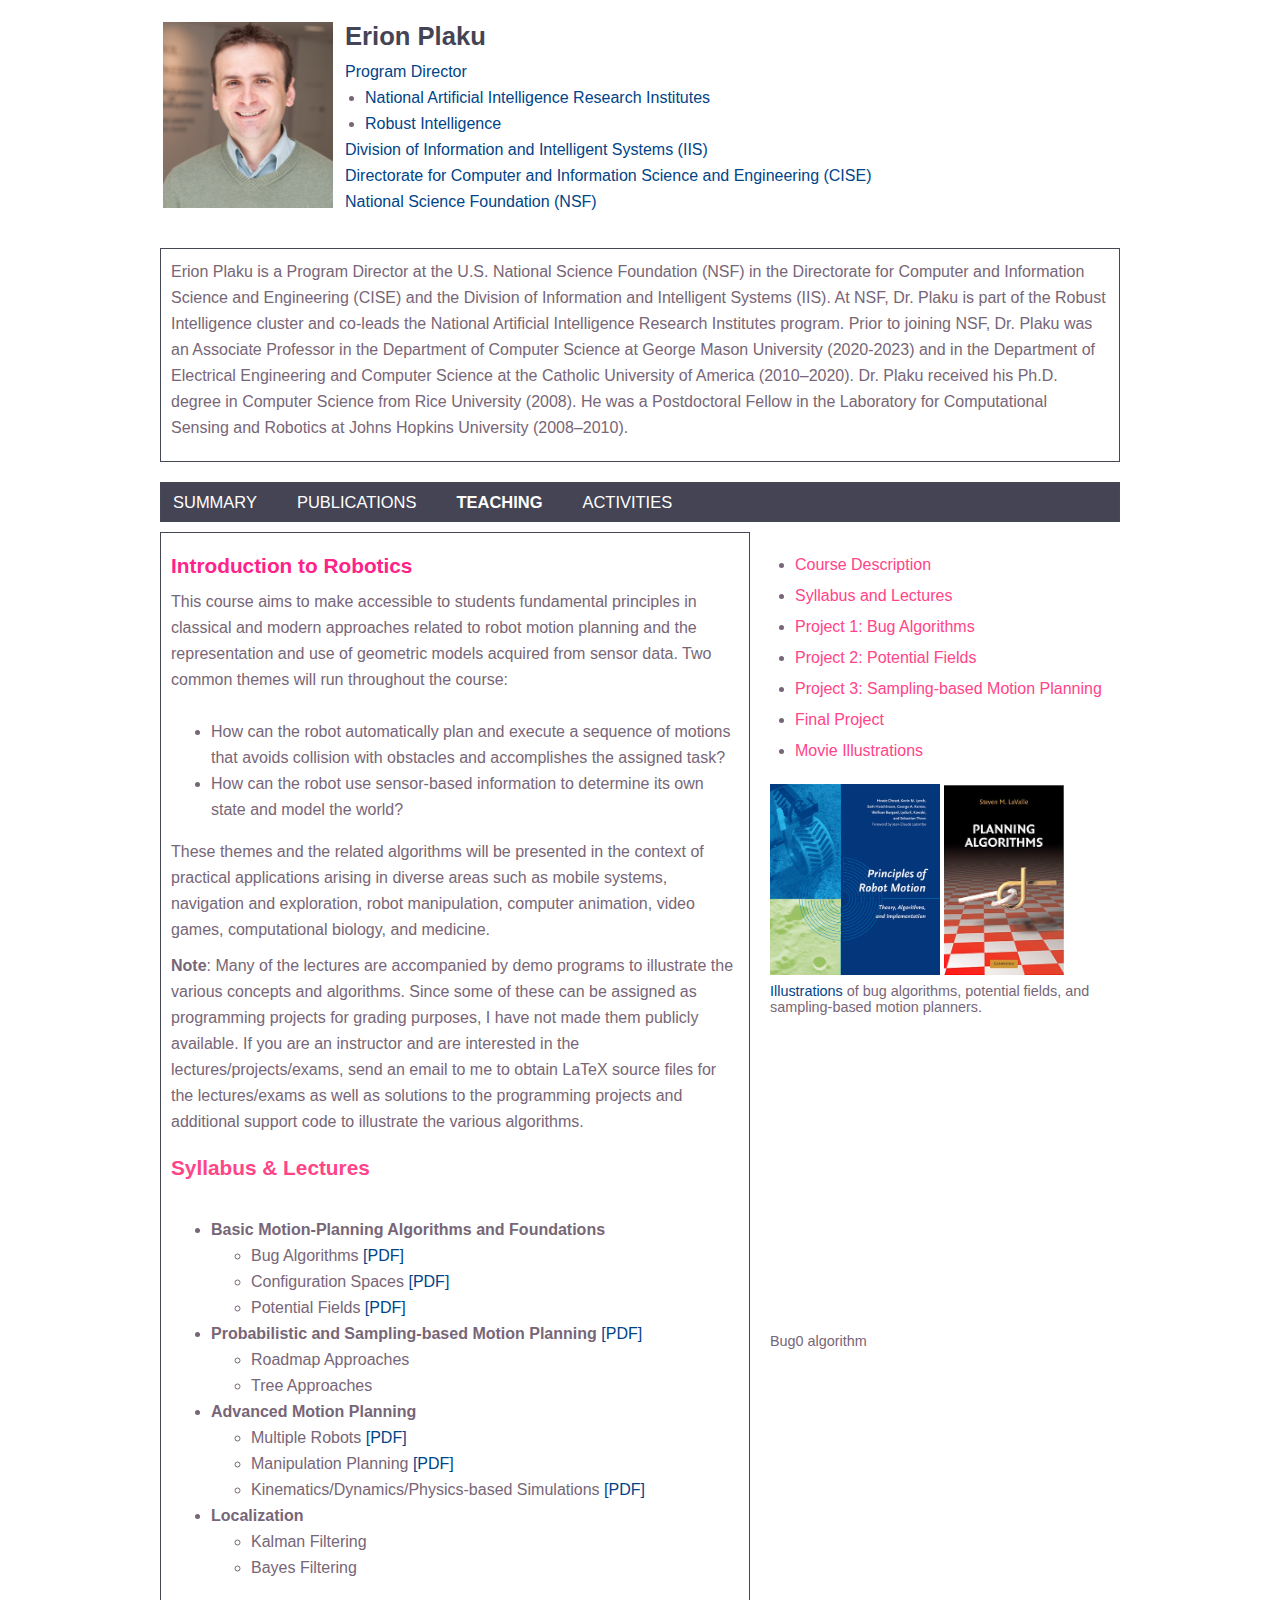
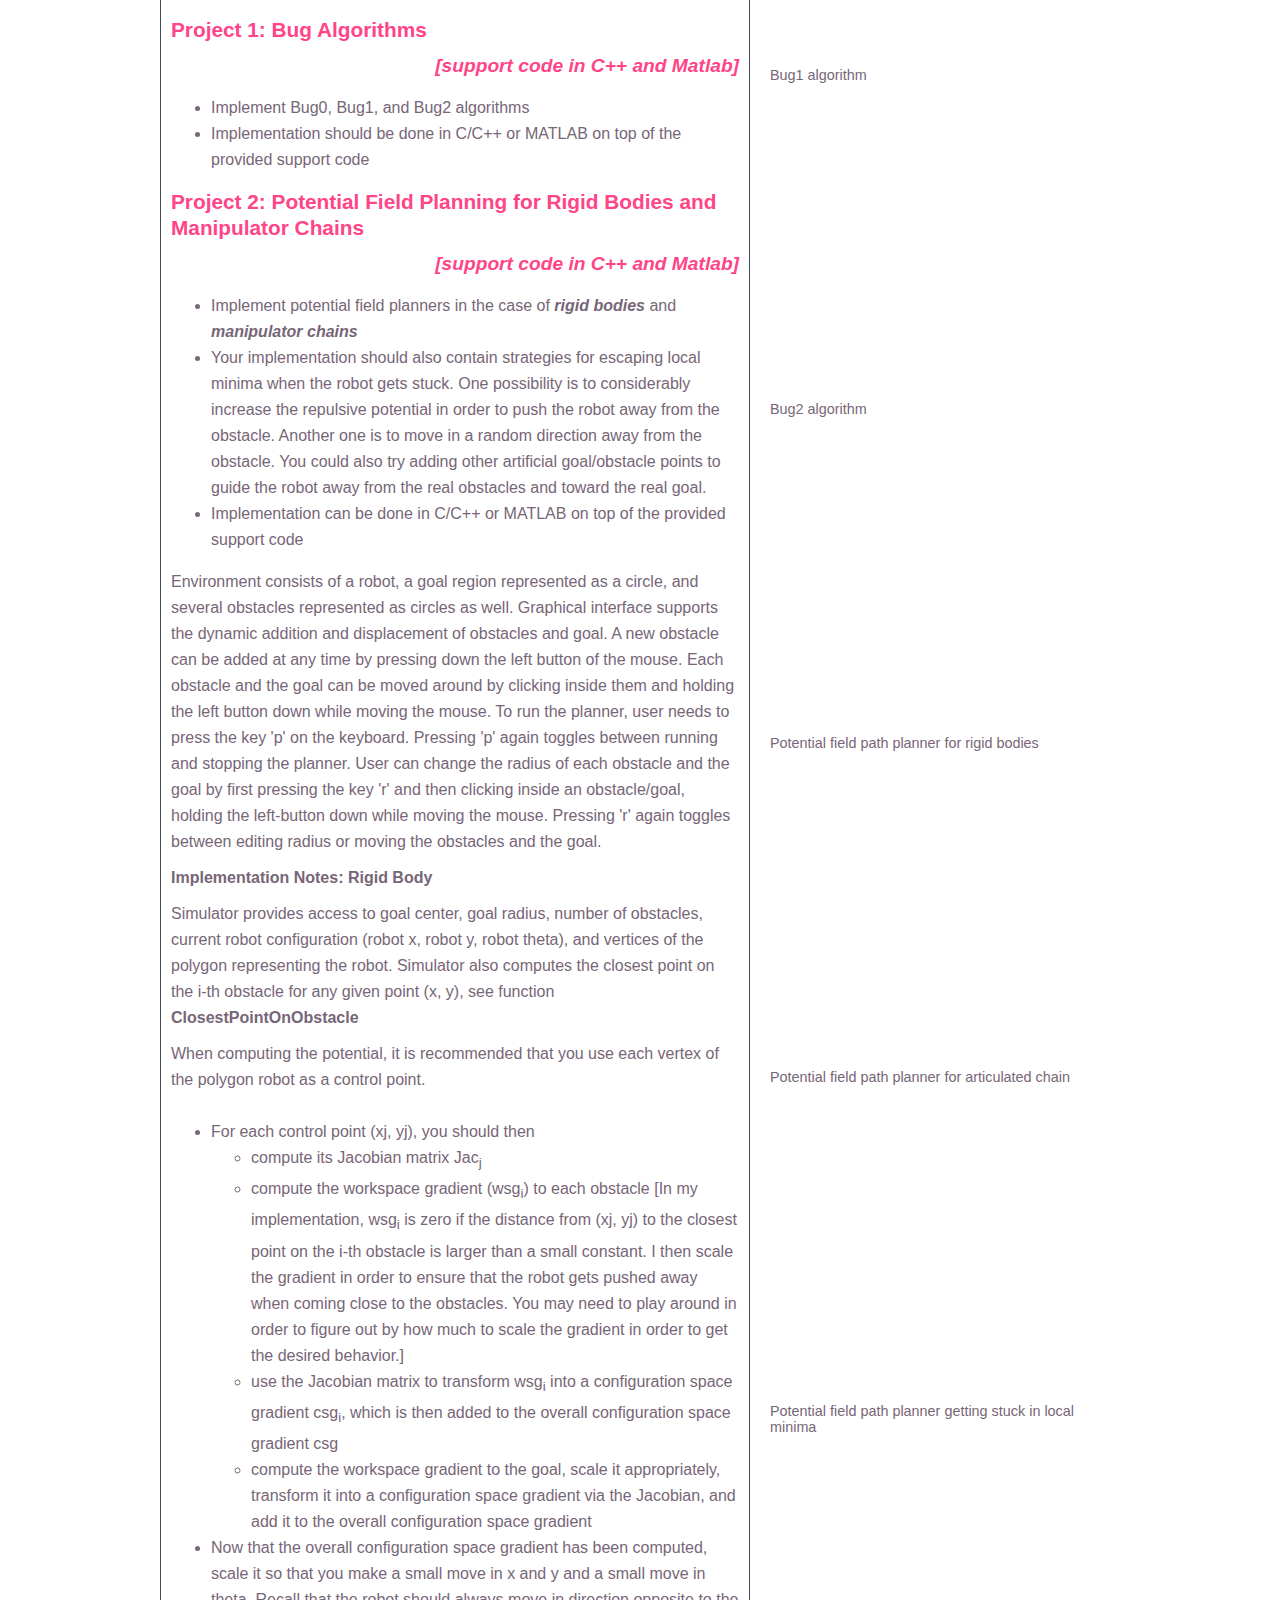
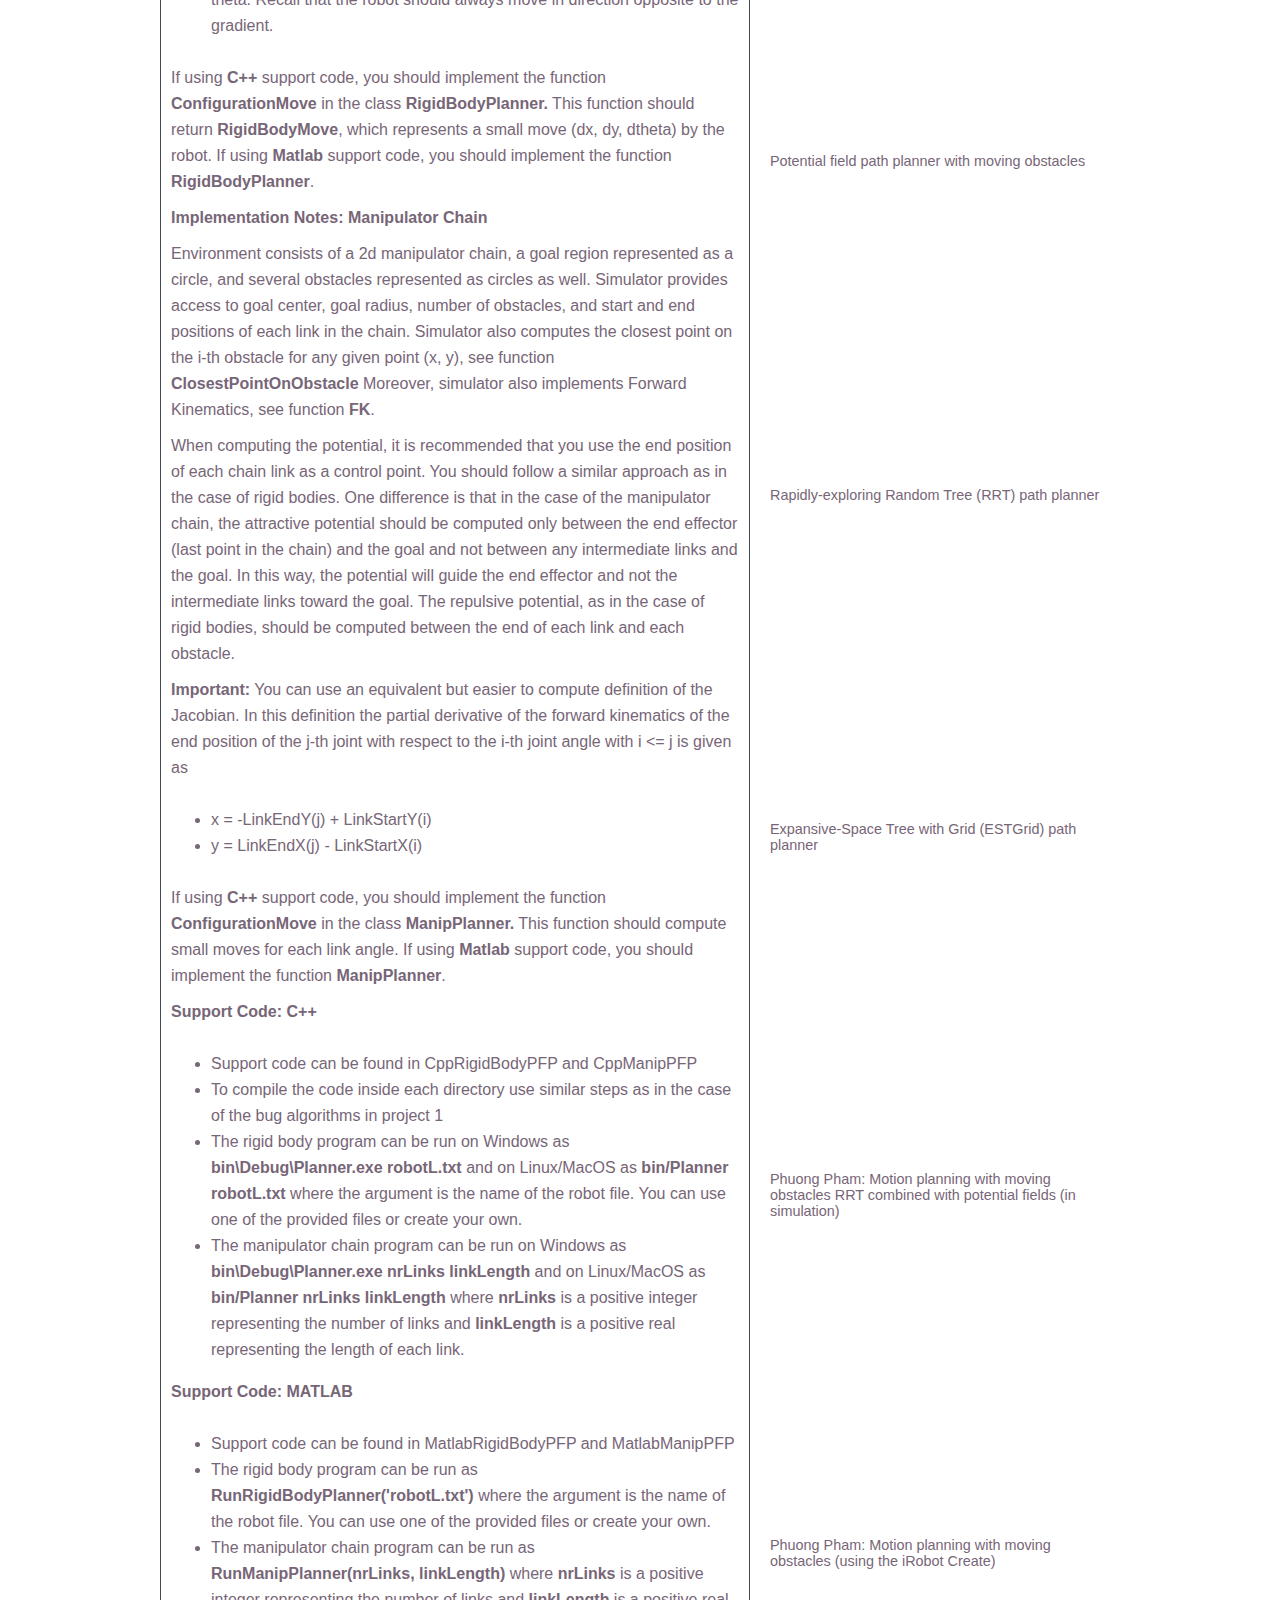
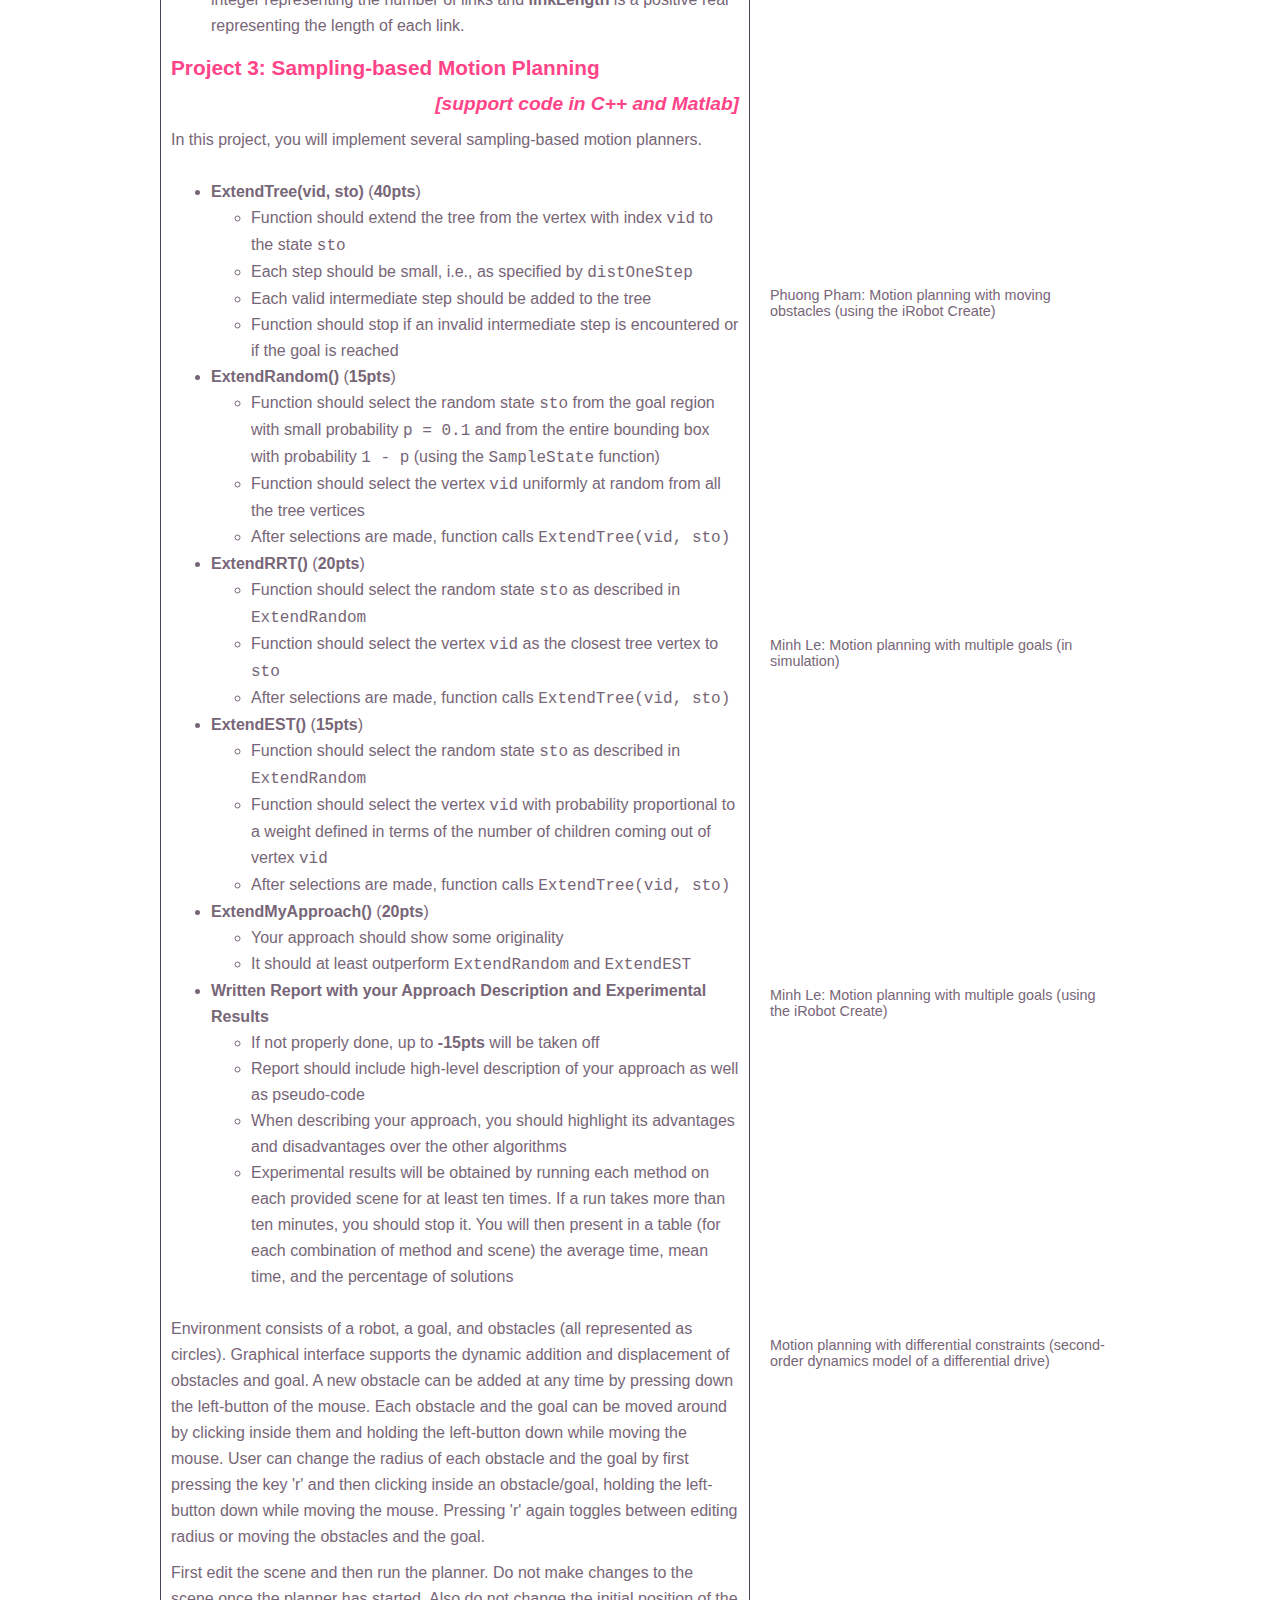
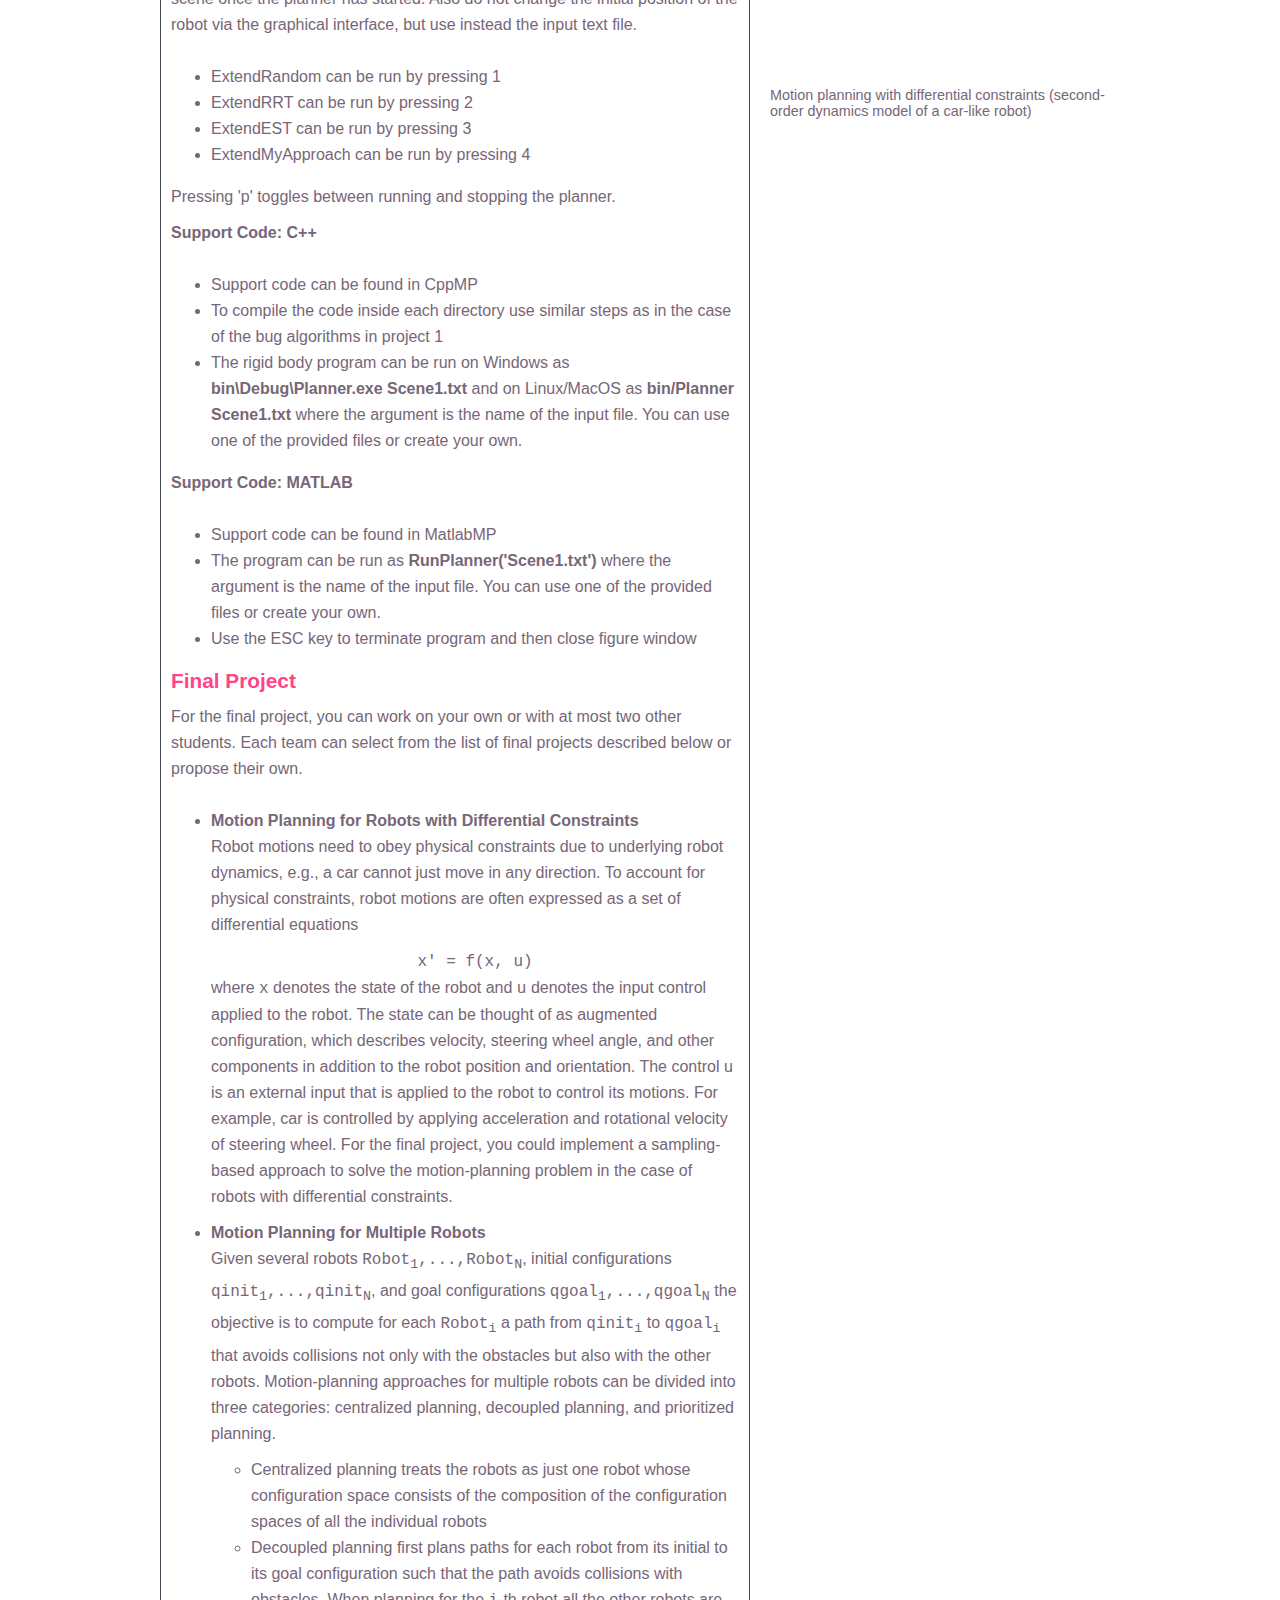
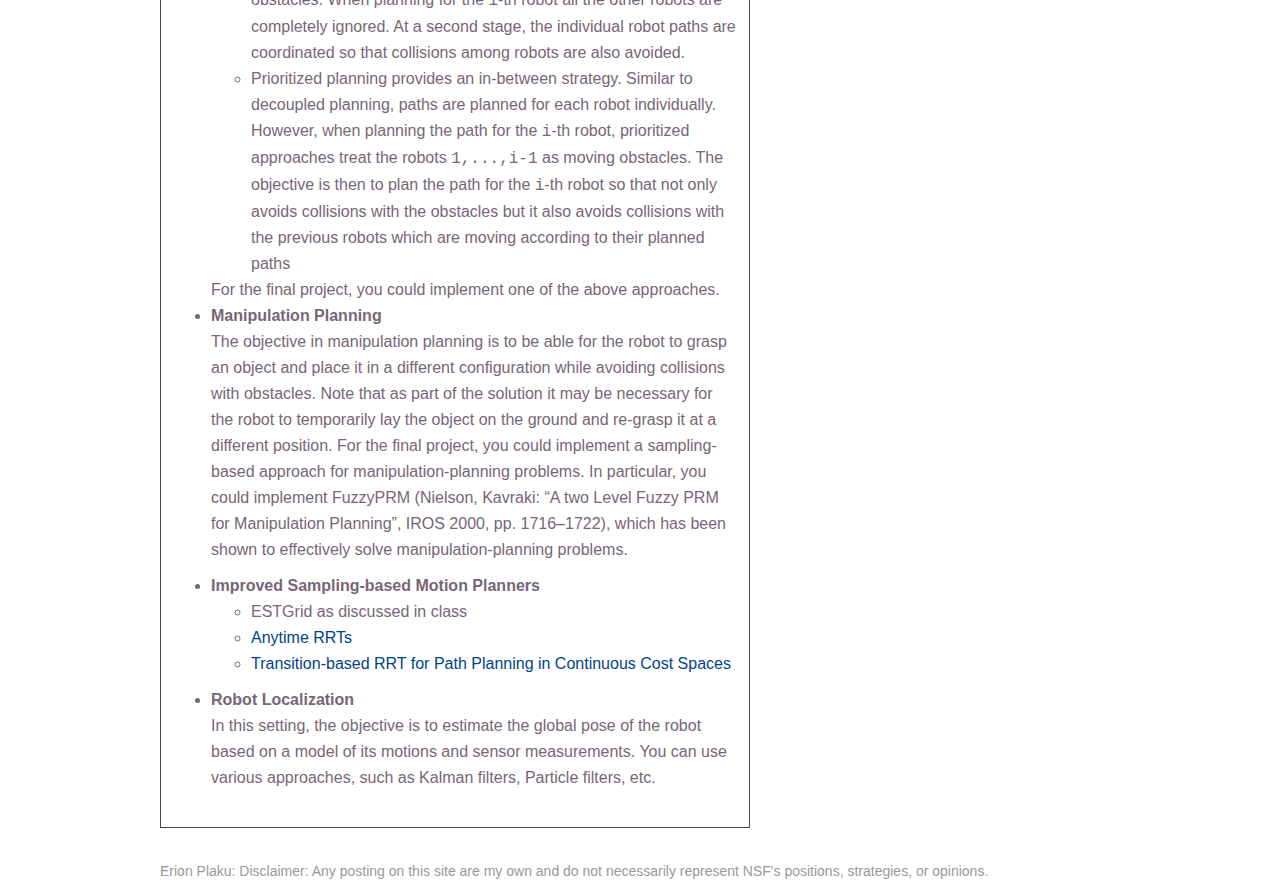
<file: TeachingRobotics.html>
<!DOCTYPE html>
<html lang="en-US">
<head>
        <meta http-equiv="content-type" content="text/html; charset=UTF-8">
	<meta name="viewport" content="width=device-width, initial-scale=1">
        <meta name="author" content="Erion Plaku"> 
	<title> Erion Plaku: Robotics Course </title>
	<link rel="stylesheet" type="text/css" media="all" href="style.css">
        <script src="mymenu.js"></script>
</head>

<body>


<div class="heading2">
<table class="banner">
	<tr>
<td style="width:180px"> <img src="figs/plaku.jpg" style="width:170px;"></td>
		<td class="name-width">
<p class="name-title">Erion Plaku</p>
<p class="affiliation">
<a href="https://www.nsf.gov/staff/staff_bio.jsp?lan=eplaku&org=IIS&from_org=DGA">Program Director</a>
	<li  style="margin-left: 20px;"><a href="https://new.nsf.gov/funding/opportunities/national-artificial-intelligence-research"> National Artificial Intelligence Research Institutes </a></li>
	<li  style="margin-left: 20px;"> <a href="https://new.nsf.gov/funding/opportunities/iis-robust-intelligence-ri"> Robust Intelligence </a></li>
<a href="https://www.nsf.gov/div/index.jsp?div=IIS">Division of Information and Intelligent Systems (IIS)</a><br>
<a href="https://www.nsf.gov/dir/index.jsp?org=CISE">Directorate for Computer and Information Science and Engineering (CISE)</a><br>
<a href="https://www.nsf.gov/">National Science Foundation (NSF) </a><br>
</p>
</td>
	

</tr></table>

</div>

	

	<div class="column">

<p>

	Erion Plaku is a Program Director at the U.S. National Science Foundation (NSF) in the Directorate for
Computer and Information Science and Engineering (CISE) and the Division of Information and Intelligent Systems (IIS). 
	At NSF, Dr. Plaku is part of the Robust Intelligence cluster and co-leads the National Artificial Intelligence Research Institutes program. 
	Prior to joining NSF, Dr. Plaku was an Associate Professor in the Department of Computer
Science at George Mason University (2020-2023) and in the Department of Electrical Engineering and
Computer Science at the Catholic University of America (2010–2020). Dr. Plaku received his Ph.D. degree in Computer Science from Rice University (2008). He was a Postdoctoral Fellow in the Laboratory for Computational Sensing and Robotics at Johns Hopkins University (2008–2010).

			</p>

	</div>
<div class="topnav">
   <table style="width:100%">
    <tr>
       <td style="padding-left:10px">
           <a  href="index.html">Summary</a>
           <a href="Publications.html">Publications</a>
           <a class="active" href="Teaching.html">Teaching</a>
           <a href="Activities.html">Activities</a>
       </td></tr></table>
</div>



<div class="twocols">

<div class="column colone">



<p class="article-title">Introduction to Robotics</p>

<p>
This course aims to make accessible to students fundamental principles in
classical and modern approaches related to robot motion planning and the representation and use of geometric
models acquired from sensor data. Two common themes will run throughout the course:
<ul>
<li>
How can the robot automatically plan and execute a sequence of motions that avoids collision with obstacles and
accomplishes the assigned task?
</li>
<li>
How can the robot use sensor-based information to determine its own state and model the world?
</li>
</ul>
These themes and the related algorithms will be presented in the context of practical applications arising in diverse
areas such as mobile systems, navigation and exploration, robot manipulation, computer animation, video games,
computational biology, and medicine.
</p>


<p>
<strong>Note</strong>: 
Many of the lectures are accompanied by demo programs to illustrate the various concepts and algorithms. Since some of these can be assigned as programming projects for grading purposes, I have not made them publicly available. If you are an instructor and are interested in the lectures/projects/exams, send an email to me to obtain LaTeX source files for the lectures/exams as well as solutions to the programming projects and additional support code to illustrate the various algorithms.
</p>


<p class="article-title"><a name="Syllabus" href="#Syllabus">Syllabus & Lectures</a></p>

<p>
<ul>



<li><strong>Basic Motion-Planning Algorithms and Foundations</strong>
<ul>
<li>Bug Algorithms <a href="teaching/LecRoboBugAlgorithms.pdf">[PDF]</a></li>
<li>Configuration Spaces <a href="teaching/LecRoboCSpace.pdf">[PDF]</a></li>
<li>Potential Fields <a href="teaching/LecRoboPotentials.pdf">[PDF]</a></li>
</ul>
</li>

<li><strong>Probabilistic and Sampling-based Motion Planning</strong> <a href="teaching/LecRoboMPSampling.pdf">[PDF]</a>
<ul>
<li> Roadmap Approaches</li>
<li> Tree Approaches</li>
</ul>
</li>

<li><strong>Advanced Motion Planning</strong>
<ul>
<li>Multiple Robots <a href="teaching/LecRoboMultiRobots.pdf">[PDF]</a></li>
<li>Manipulation Planning <a href="teaching/LecRoboManip.pdf">[PDF]</a></li>
<li>Kinematics/Dynamics/Physics-based Simulations <a href="teaching/LecRoboDynamics.pdf">[PDF]</a></li>
</ul>
</li>

<li><strong>Localization</strong>
<ul>
<li>Kalman Filtering</li>
<li>Bayes Filtering </li>
</ul>
</li>


</ul>
</p>

<p class="article-title"><a name="Project1Bug" href="#Project1Bug">Project 1: Bug Algorithms</a></p>
<p class="article-subtitle"><a href="teaching/Project1Bug.zip">[support code in C++ and Matlab]</a></p>


<ul>
<li>Implement Bug0, Bug1, and Bug2 algorithms</li>
<li>Implementation should be done in C/C++ or MATLAB on top of the provided support code</li>
</ul>

<p class="article-title"><a name="Project2PF" href="#Project2PF">Project 2: Potential Field Planning for Rigid Bodies and Manipulator Chains</a></p>
<p class="article-subtitle"><a href="teaching/Project2PFP.zip">[support code in C++ and Matlab]</a></p>

<ul>
<li>Implement potential field planners
in the case of <b><em>rigid bodies</em></b> and <b><em>manipulator chains</em></b></li>
<li>Your implementation should also contain strategies for escaping
  local minima when the robot gets stuck. One possibility is to
  considerably increase the repulsive potential in order to push the robot away
  from the obstacle. Another one is to move in a random direction
  away from the obstacle. You could also try adding other artificial
  goal/obstacle points to guide the robot away from the real
  obstacles and toward the real goal.</li>
<li>Implementation can be done in C/C++ or MATLAB on top of the provided support code</li>
</ul>

<p>
Environment consists of a robot, a goal region represented as a
circle, and several obstacles represented as circles as
well. Graphical interface supports the dynamic addition and
displacement of obstacles and goal. A new obstacle can be added at any
time by pressing down the left button of the mouse. Each obstacle and
the goal can be moved around by clicking inside them and holding the
left button down while moving the mouse.  To run the planner, user
needs to press the key 'p' on the keyboard. Pressing 'p' again toggles
between running and stopping the planner. User can change the radius
of each obstacle and the goal by first pressing the key 'r' and then
clicking inside an obstacle/goal, holding the left-button down while
moving the mouse.  Pressing 'r' again toggles between editing radius
or moving the obstacles and the goal.
</p>

<p><strong>Implementation Notes: Rigid Body</strong></p>



<p>
Simulator provides access to goal center, goal radius, number of
obstacles, current robot configuration (robot x, robot y, robot
theta), and vertices of the polygon representing the robot.
Simulator also computes the closest point on the i-th obstacle for any
given point (x, y), see function <b>ClosestPointOnObstacle</b>
</p>

<p>
When computing the potential, it is recommended that you use each
vertex of the polygon robot as a control point. 
<ul>
<li>
For each control
point (xj, yj), you should then
<ul>
<li>compute its Jacobian matrix Jac<sub>j</sub></li>
<li>compute the workspace gradient (wsg<sub>i</sub>) to each obstacle
  [In my implementation, wsg<sub>i</sub> is zero if  the
  distance from (xj, yj) to the closest point on the i-th obstacle is larger than a
  small constant. I then scale the gradient in order to ensure that
  the robot gets pushed away when coming 
  close to the obstacles. You may need to play around in order to
  figure out by how much to scale the gradient in order to get the
  desired behavior.]</li>
<li> use the Jacobian matrix to transform wsg<sub>i</sub> into a
  configuration space gradient csg<sub>i</sub>, which is then added to
  the overall configuration space gradient csg</li>
<li>compute the workspace gradient to the goal, scale it appropriately,
  transform it into a configuration space gradient via the Jacobian,
  and add it to the overall configuration space gradient</li>
</ul>
</li>
<li>Now that the overall configuration space gradient has been
  computed, scale it so that you make a small move in x and y and a
  small move in theta. Recall that the robot should always move in
  direction opposite to the gradient. </li>
</ul>
</p>

<p>
If using <b>C++</b> support code, you should implement the
function <b>ConfigurationMove</b> in the
class <b>RigidBodyPlanner.</b> This function should
return <b>RigidBodyMove</b>, which represents a small move (dx, dy,
dtheta) by the robot.
If using <b>Matlab</b> support code, you should implement the
function <b>RigidBodyPlanner</b>. 
</p>


<p><strong>Implementation Notes: Manipulator Chain</p></strong>

<p>
Environment consists of a 2d manipulator chain, a goal region
represented as a circle, and several obstacles represented as circles
as well.
Simulator provides access to goal center, goal radius, number of
obstacles, and start and end positions of each link in the chain.
Simulator also computes the closest point on the i-th obstacle for any
given point (x, y), see function <b>ClosestPointOnObstacle</b>
Moreover, simulator also implements Forward Kinematics, see
function <b>FK</b>.
</p>

<p>
When computing the potential, it is recommended that you use the end
position of each chain link as a control point. You should follow a
similar approach as in the case of rigid bodies. One difference is
that in the case of the manipulator chain, the attractive potential
should be computed only between the end effector (last point in the
chain) and the goal and not between any intermediate links and the
goal. In this way, the potential will guide the end effector and not
the intermediate links toward the goal. The repulsive potential, as in
the case of rigid bodies, should be computed between the end of each
link and each obstacle.
</p>

<p>
<b>Important:</b> You can use an equivalent but easier to compute
definition of the Jacobian. In this definition the partial derivative
of the forward kinematics of the end position of the j-th joint with
respect to the i-th joint angle with i <= j is given as

<ul>
<li> x = -LinkEndY(j) + LinkStartY(i)</li>
<li> y =  LinkEndX(j) - LinkStartX(i)</li>
</ul>
</p>

<p>
If using <b>C++</b> support code, you should implement the
function <b>ConfigurationMove</b> in the
class <b>ManipPlanner.</b> This function should compute small moves
for each link angle.
If using <b>Matlab</b> support code, you should implement the
function <b>ManipPlanner</b>. 
</p>

<p><strong>Support Code: C++</strong></p>
<ul>
<li>Support code can be found in CppRigidBodyPFP and CppManipPFP</li>
<li>To compile the code inside each directory use similar steps as in
  the case of the bug algorithms in project 1</li>
<li>The rigid body program can be run on Windows as
<b>bin\Debug\Planner.exe robotL.txt</b> and on Linux/MacOS as
<b>bin/Planner robotL.txt</b>
where the argument is the name of the robot file. You can use one of
the provided files or create your own.
</li>
<li>The manipulator chain program can be run on Windows as
<b>bin\Debug\Planner.exe nrLinks linkLength</b> and on Linux/MacOS as
<b>bin/Planner nrLinks linkLength</b>
where <b>nrLinks</b> is a positive integer representing the number of
links and <b>linkLength</b> is a positive real representing the length
of each link.
</li>
</ul>

<p><strong>Support Code: MATLAB</strong></p>
<ul>
<li> Support code can be found in MatlabRigidBodyPFP and MatlabManipPFP</li>
<li>The rigid body program can be run as
<b>RunRigidBodyPlanner('robotL.txt')</b> 
where the argument is the name of the robot file. You can use one of
the provided files or create your own.
</li>
<li>The manipulator chain program can be run as
<b>RunManipPlanner(nrLinks, linkLength)</b>
where <b>nrLinks</b> is a positive integer representing the number of
links and <b>linkLength</b> is a positive real representing the length
of each link.
</li>
</ul>

<p class="article-title"><a name="Project3MP" href="#Project3MP">Project 3: Sampling-based Motion Planning</a></p>
<p class="article-subtitle"><a href="teaching/Project3MP.zip">[support code in C++ and Matlab]</a></p>

<p> 
In this project, you will implement several sampling-based motion
planners.
<ul>
  <li> <b>ExtendTree(vid, sto)</b> (<b>40pts</b>)
  <ul>
   <li> Function should extend the tree from the vertex with
        index <tt>vid</tt> to the state <tt>sto</tt></li>
   <li> Each step should be small, i.e., as specified by <tt>distOneStep</tt></li>
   <li> Each valid intermediate step should be added to the tree</li>
   <li> Function should stop if an invalid intermediate step is
        encountered or if the goal is reached</li>
  </ul>   
  </li>
  <li> <b>ExtendRandom()</b> (<b>15pts</b>) 
  <ul>
     <li>Function should select the random state <tt>sto</tt> from the
     goal region with small probability <tt>p = 0.1</tt> and from the
     entire bounding box with probability <tt>1 - p</tt> (using
     the <tt>SampleState</tt> function)</li>
     <li>Function should select the vertex <tt>vid</tt> uniformly at random from all the
          tree vertices</li>
    <li> After selections are made, function calls <tt>ExtendTree(vid, sto)</tt></li>
  </ul>
  </li>

  <li> <b>ExtendRRT()</b> (<b>20pts</b>) 
  <ul>
     <li>Function should select the random state <tt>sto</tt> as
     described in <tt>ExtendRandom</tt></li>
     <li>Function should select the vertex <tt>vid</tt> as the
     closest tree vertex to <tt>sto</tt></li>
    <li> After selections are made, function calls <tt>ExtendTree(vid, sto)</tt></li>
  </ul>
  </li>

  <li> <b>ExtendEST()</b> (<b>15pts</b>) 
  <ul>
     <li>Function should select the random state <tt>sto</tt> as
     described in <tt>ExtendRandom</tt></li>
     <li>Function should select the vertex <tt>vid</tt> with
     probability proportional to a weight defined in terms of the
     number of children coming out of vertex <tt>vid</tt>
    <li> After selections are made, function calls <tt>ExtendTree(vid, sto)</tt></li>
  </ul>
  </li>

  <li> <b>ExtendMyApproach()</b> (<b>20pts</b>) 
  <ul>
     <li>Your approach should show some originality</li>
     <li>It should at least outperform <tt>ExtendRandom</tt> and <tt>ExtendEST</tt></li>        
  </ul>
  </li>

  <li> <b>Written Report with your Approach Description and Experimental Results</b> 
    <ul>
       <li> If not properly done, up to <b>-15pts</b> will be taken off</li>
       <li> Report should include high-level description of your
	    approach as well as pseudo-code</li>
       <li> When describing your approach, you should highlight its
            advantages and disadvantages over the other
            algorithms</li>
       <li> Experimental results will be obtained by running each
             method on each provided scene for at least ten
             times. If a run takes more than ten minutes, you should
             stop it. You will then present in a table (for each
             combination of method and scene) the average time, mean
             time, and the percentage of solutions</li>
    </ul>
  </li>
</ul>
</p>

<p>
Environment consists of a robot, a goal, and obstacles (all
represented as circles). Graphical interface supports the dynamic
addition and displacement of obstacles and goal. A new obstacle can be
added at any time by pressing down the left-button of the mouse. Each
obstacle and the goal can be moved around by clicking inside them and
holding the left-button down while moving the mouse.  User can change
the radius of each obstacle and the goal by first pressing the key 'r'
and then clicking inside an obstacle/goal, holding the left-button
down while moving the mouse.  Pressing 'r' again toggles between
editing radius or moving the obstacles and the goal.
</p>

<p>
First edit the scene and then run the planner. Do not make changes
  to the scene once the planner has started. Also do not change the
  initial position of the robot via the graphical interface, but use
  instead the input text file.
</p>

<ul>
<li>ExtendRandom can be run by pressing 1</li>
<li>ExtendRRT can be run by pressing 2</li>
<li>ExtendEST can be run by pressing 3</li>
<li>ExtendMyApproach can be run by pressing 4</li>
</ul>

<p>Pressing 'p' toggles
between running and stopping the planner. </p>

<p><strong>Support Code: C++</strong></p>
<ul>
<li>Support code can be found in CppMP</li>
<li>To compile the code inside each directory use similar steps as in
  the case of the bug algorithms in project 1</li>
<li>The rigid body program can be run on Windows as
<b>bin\Debug\Planner.exe Scene1.txt</b> and on Linux/MacOS as
<b>bin/Planner Scene1.txt</b>
where the argument is the name of the input file. You can use one of
the provided files or create your own.
</li>
</ul>

<p><strong>Support Code: MATLAB</strong></p>
<ul>
<li> Support code can be found in MatlabMP</li>
<li>The program can be run as
<b>RunPlanner('Scene1.txt')</b> 
where the argument is the name of the input file. You can use one of
the provided files or create your own.
</li>
<li>Use the ESC key to terminate program and then close figure window</li>
</ul>

<p class="article-title"><a name="ProjectFinal" href="#ProjectFinal">Final Project</a></p>

<p>For the final project, you can work on your own or with at most two other students. Each team can select from the list of final projects described below or propose their own.
</p>

<ul>
<li><strong>Motion Planning for Robots with Differential Constraints</strong>

<p>
Robot motions need to obey physical constraints due to underlying robot dynamics, e.g., a car cannot just move in any direction.
To account for physical constraints, robot motions are often expressed as a set of differential equations
<center><tt>x' = f(x, u)</tt></center>
where <tt>x</tt> denotes the state of the robot and <tt>u</tt> denotes the input control applied to the robot. The state can be thought of
as augmented configuration, which describes velocity, steering wheel angle, and other components in addition to the robot
position and orientation. The control u is an external input that is applied to the robot to control its motions. For example, car
is controlled by applying acceleration and rotational velocity of steering wheel.
For the final project, you could implement a sampling-based approach to solve the motion-planning problem in the case of
robots with differential constraints.
</p>
</li>

<li><strong>Motion Planning for Multiple Robots</strong>

<p>
Given several robots <tt>Robot<sub>1</sub>,...,Robot<sub>N</sub></tt>, initial configurations 
<tt>qinit<sub>1</sub>,...,qinit<sub>N</sub></tt>, and goal configurations <tt>qgoal<sub>1</sub>,...,qgoal<sub>N</sub></tt>
the objective is to compute for each <tt>Robot<sub>i</sub></tt> a path from <tt>qinit<sub>i</sub></tt> to <tt>qgoal<sub>i</sub></tt> that avoids collisions not only with the obstacles but also with the other robots.
Motion-planning approaches for multiple robots can be divided into three categories: centralized planning, decoupled planning,
and prioritized planning.
<ul>
<li> Centralized planning treats the robots as just one robot whose configuration space
consists of the composition of the configuration spaces of all the individual robots</li>
<li> Decoupled planning first plans paths for each robot from its initial to its goal configuration such that the path
avoids collisions with obstacles. When planning for the <tt>i</tt>-th robot all the other robots are completely ignored. At a second
stage, the individual robot paths are coordinated so that collisions among robots are also avoided.
</li>
<li>Prioritized planning provides an in-between strategy. Similar to decoupled planning, paths are planned for each
robot individually. However, when planning the path for the <tt>i</tt>-th robot, prioritized approaches treat the robots
<tt>1,...,i-1</tt> as moving obstacles. The objective is then to plan the path for the <tt>i</tt>-th robot so that not only avoids collisions
with the obstacles but it also avoids collisions with the previous robots which are moving according to their planned paths</li>
</ul>
For the final project, you could implement one of the above approaches.
</li>

<li><strong>Manipulation Planning</strong>
<p>
The objective in manipulation planning is to be able for the robot to grasp an object and place it in a different configuration
while avoiding collisions with obstacles. Note that as part of the solution it may be necessary for the robot to temporarily lay
the object on the ground and re-grasp it at a different position.
For the final project, you could implement a sampling-based approach for manipulation-planning problems. In particular,
you could implement FuzzyPRM (Nielson, Kavraki: “A two Level Fuzzy PRM for Manipulation Planning”, IROS 2000, pp.
1716–1722), which has been shown to effectively solve manipulation-planning problems.
</p>
</li>

<li><strong>Improved Sampling-based Motion Planners</strong>
<ul>
<li>ESTGrid as discussed in class</li>
<li><a href="http://citeseer.ist.psu.edu/viewdoc/summary?doi=10.1.1.188.140">Anytime RRTs</a></li>
<li><a href="http://homepages.laas.fr/jcortes/Papers/jaillet_aaaiWS08.pdf">Transition-based RRT for Path Planning in Continuous Cost Spaces</a></li>
</ul>
<p></p>
</li>

<li><strong>Robot Localization</strong>
<p>
In this setting, the objective is to estimate the global pose of the robot based on a model of its motions and sensor measurements.
You can use various approaches, such as Kalman filters, Particle filters, etc.
</p>
</li>
</ul>

</div> <!-- end left column-->

<div class="column coltwo">

<div class="sidebar", style="border-style:none">
<ul>
<li><a href="#Desc">Course Description</a></li>
<li><a href="#Syllabus">Syllabus and Lectures</a></li>
<li><a href="#Project1Bug">Project 1: Bug Algorithms</a></li>
<li><a href="#Project2PF">Project 2: Potential Fields</a></li>
<li><a href="#Project3MP">Project 3: Sampling-based Motion Planning</a></li>
<li><a href="#ProjectFinal">Final Project</a></li>
<li><a href="#Movies">Movie Illustrations</a></li>
</ul>
</div>


<a href="http://mitpress.mit.edu/catalog/item/default.asp?sid=27038065-E724-44D\4-BF78-A52605ADA740&ttype=2&tid=10340"><img src="figs/figBookMP.jpg" style="width:170px"/></a>

<a href="http://planning.cs.uiuc.edu/"><img src="figs/figBookLaValle.jpg" style="width:120px"/></a>

<p class="caption">
<a href="#Movies" name="Movies">Illustrations</a> of bug algorithms, potential fields, and sampling-based motion planners.
</p>

<iframe width="300" height="300" src="http://www.youtube.com/embed/nnrmZS3khA8?rel=0" frameborder="0" allowfullscreen></iframe>
<p class="caption">Bug0 algorithm</p>

<iframe width="300" height="300" src="http://www.youtube.com/embed/HPV7mO8POYo?rel=0" frameborder="0" allowfullscreen></iframe>
<p class="caption">Bug1 algorithm</p>

<iframe width="300" height="300" src="http://www.youtube.com/embed/Z70hrAUewhI?rel=0" frameborder="0" allowfullscreen></iframe>
<p class="caption">Bug2 algorithm</p>


<iframe width="300" height="300" src="http://www.youtube.com/embed/NB40y1KWJwA?rel=0" frameborder="0" allowfullscreen></iframe>
<p class="caption">Potential field path planner for rigid bodies</p>

<iframe width="300" height="300" src="http://www.youtube.com/embed/umG-bTQ-e-8?rel=0" frameborder="0" allowfullscreen></iframe>
<p class="caption">Potential field path planner for articulated chain</p>

<iframe width="300" height="300" src="http://www.youtube.com/embed/q6ZGYkHGOHM?rel=0" frameborder="0" allowfullscreen></iframe>
<p class="caption">Potential field path planner getting stuck in local minima</p>

<iframe width="300" height="300" src="http://www.youtube.com/embed/zUdmtZm66kI?rel=0" frameborder="0" allowfullscreen></iframe>
<p class="caption">Potential field path planner with moving obstacles</p>

<iframe width="300" height="300" src="http://www.youtube.com/embed/pVShXKEVk5U?rel=0" frameborder="0" allowfullscreen></iframe>
<p class="caption">Rapidly-exploring Random Tree (RRT) path planner</p>


<iframe width="300" height="300" src="http://www.youtube.com/embed/xAJ3ncB_Lrg?rel=0" frameborder="0" allowfullscreen></iframe>
<p class="caption">Expansive-Space Tree with Grid (ESTGrid) path planner</p>

<iframe width="300" height="300" src="http://www.youtube.com/embed/NqE8sPf9gn0?rel=0" frameborder="0" allowfullscreen></iframe>
<p class="caption">Phuong Pham: Motion planning with moving obstacles RRT combined with potential fields (in simulation)</p>

<iframe width="300" height="300" src="http://www.youtube.com/embed/Hen7__YBvvA?rel=0" frameborder="0" allowfullscreen></iframe>
<p class="caption">Phuong Pham: Motion planning with moving obstacles (using the iRobot Create)</p>

<iframe width="300" height="300" src="http://www.youtube.com/embed/danFkDkMWOs?rel=0" frameborder="0" allowfullscreen></iframe>
<p class="caption">Phuong Pham: Motion planning with moving obstacles (using the iRobot Create)</p>

<iframe width="300" height="300" src="http://www.youtube.com/embed/Kz74YAX_7Hg?rel=0" frameborder="0" allowfullscreen></iframe> 
<p class="caption">Minh Le: Motion planning with multiple goals (in simulation)</p>

<iframe width="300" height="300" src="http://www.youtube.com/embed/dUnschWNRrE?rel=0" frameborder="0" allowfullscreen></iframe>
<p class="caption">Minh Le: Motion planning with multiple goals (using the iRobot Create)</p>


<iframe width="300" height="300" src="http://www.youtube.com/embed/diM1-n4NHOY?rel=0" frameborder="0" allowfullscreen></iframe>
<p class="caption">Motion planning with differential constraints (second-order dynamics model of a differential drive)</p>

<iframe width="300" height="300" src="http://www.youtube.com/embed/C7lr3ufC3vE?rel=0" frameborder="0" allowfullscreen></iframe>
<p class="caption">Motion planning with differential constraints (second-order dynamics model of a car-like robot)</p>



</ul>

</div>
</div>
</div>


</body>
<footer class="myfooter">
</footer>
</html>
</file>
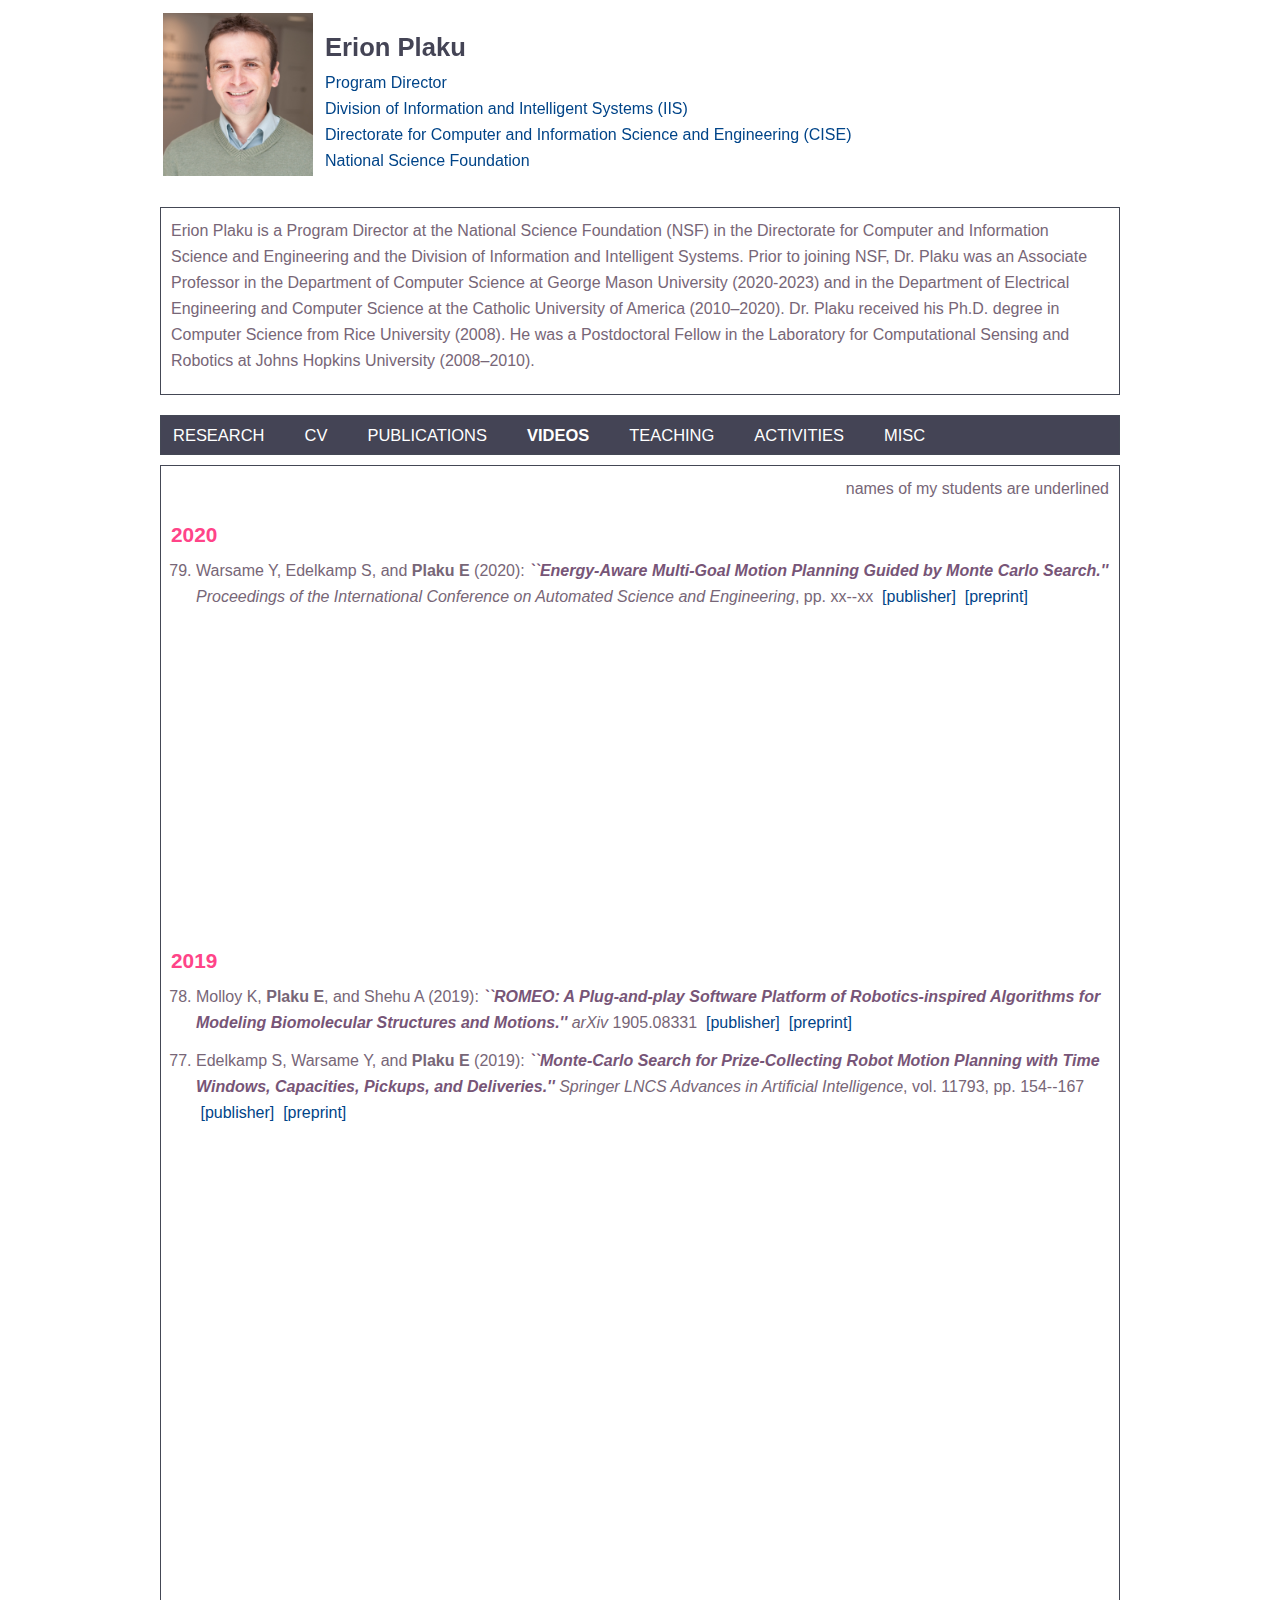
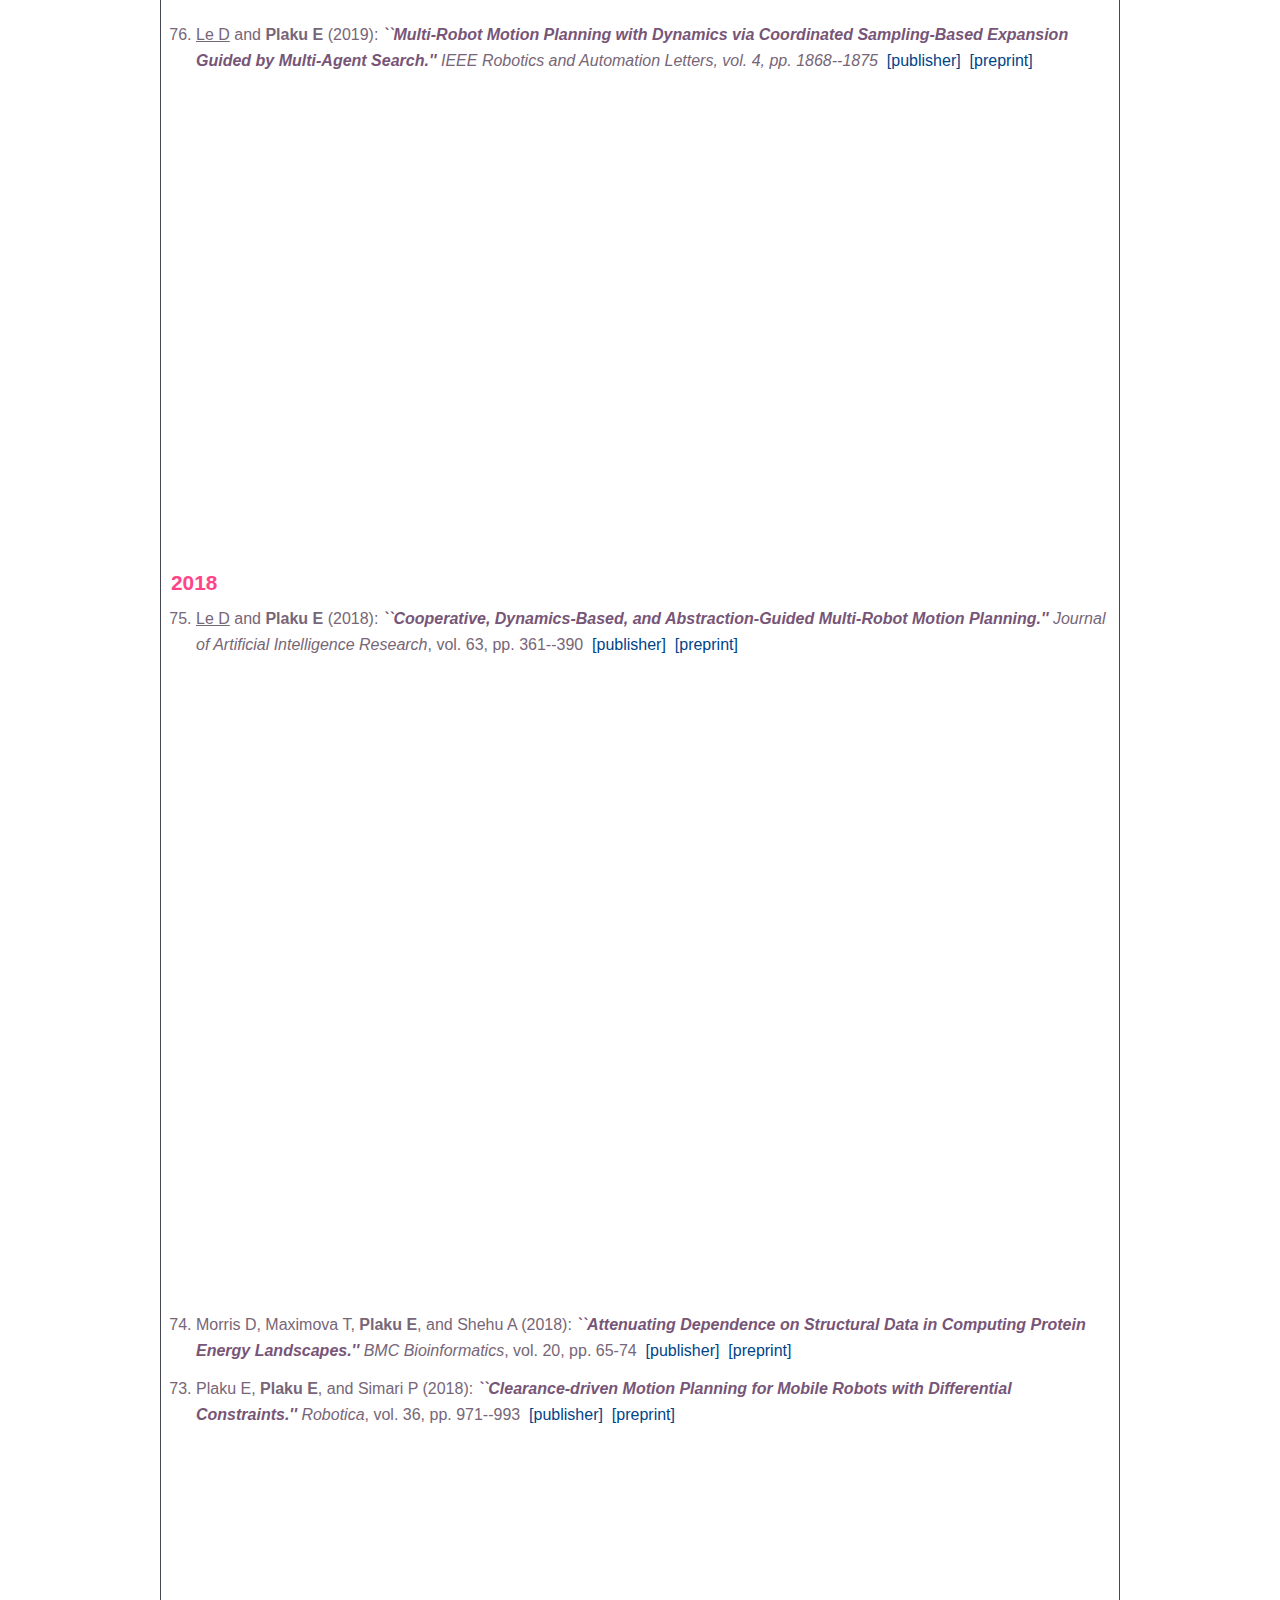
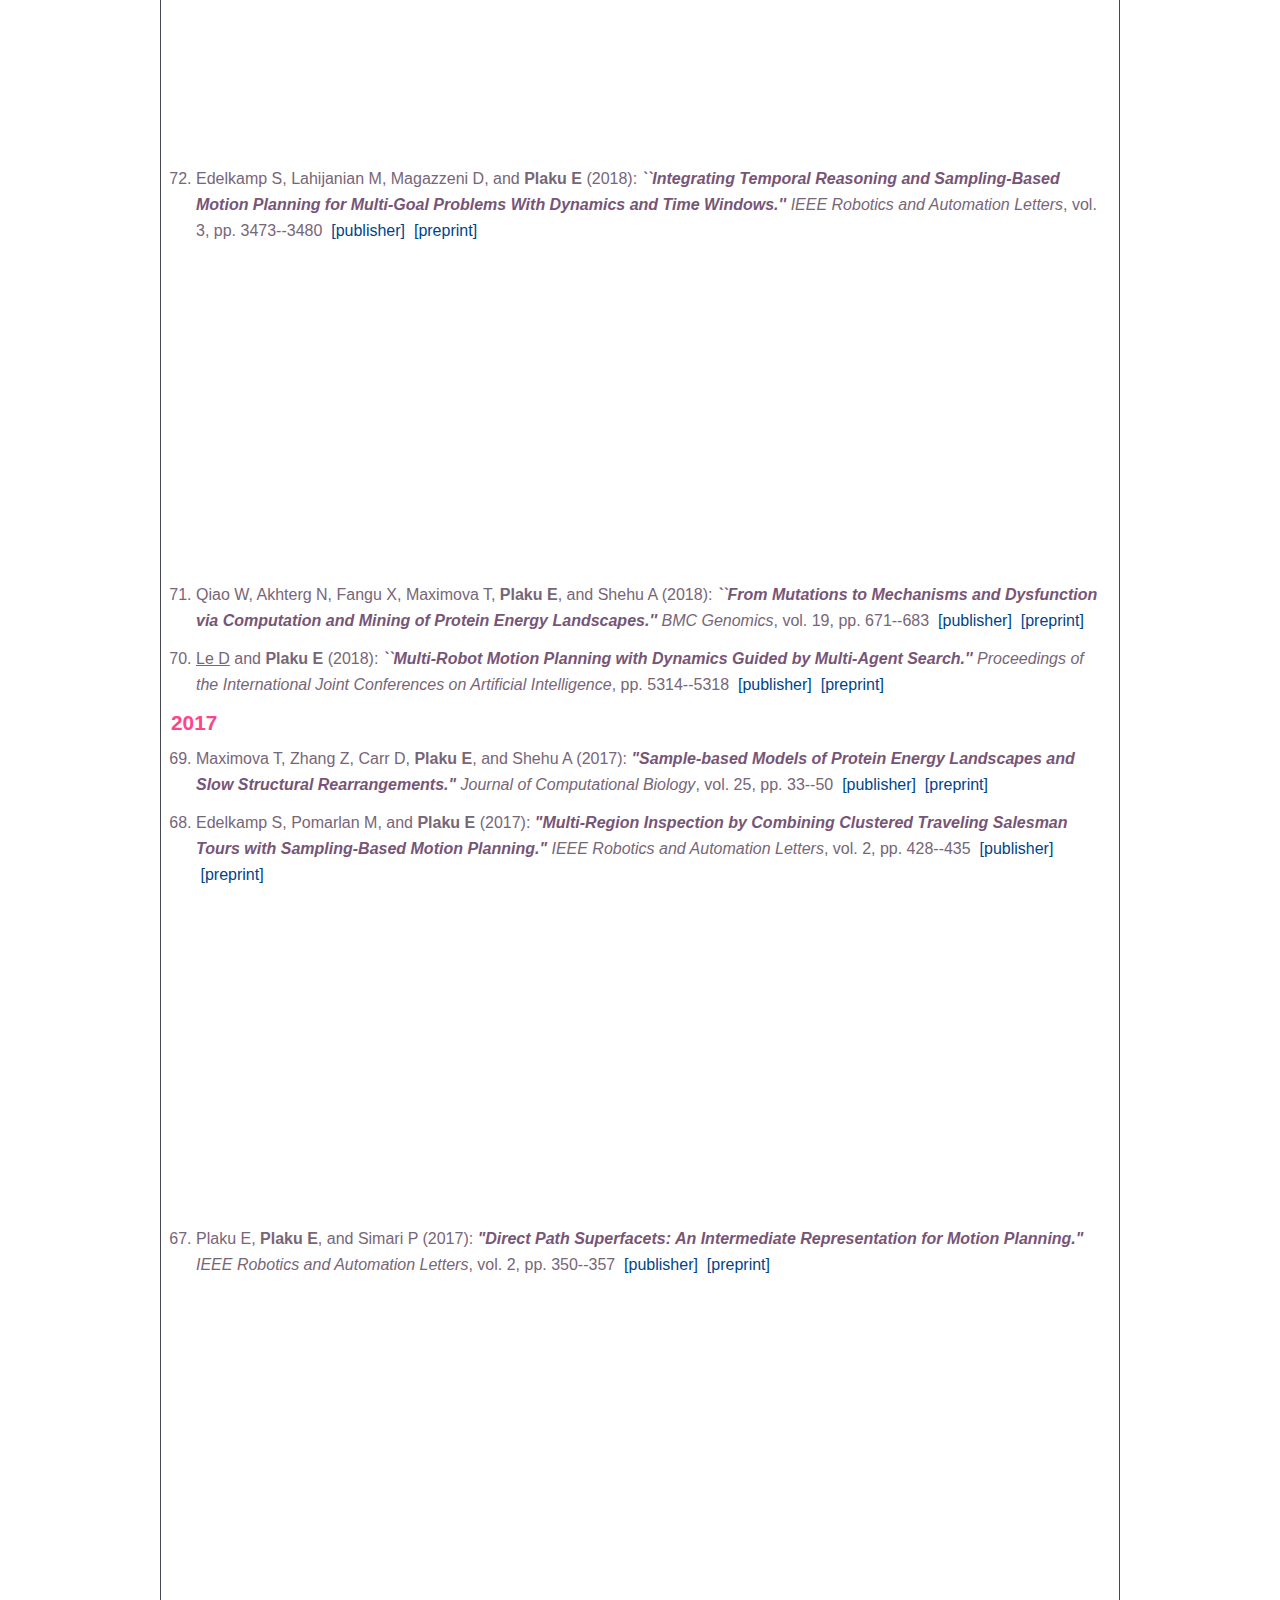
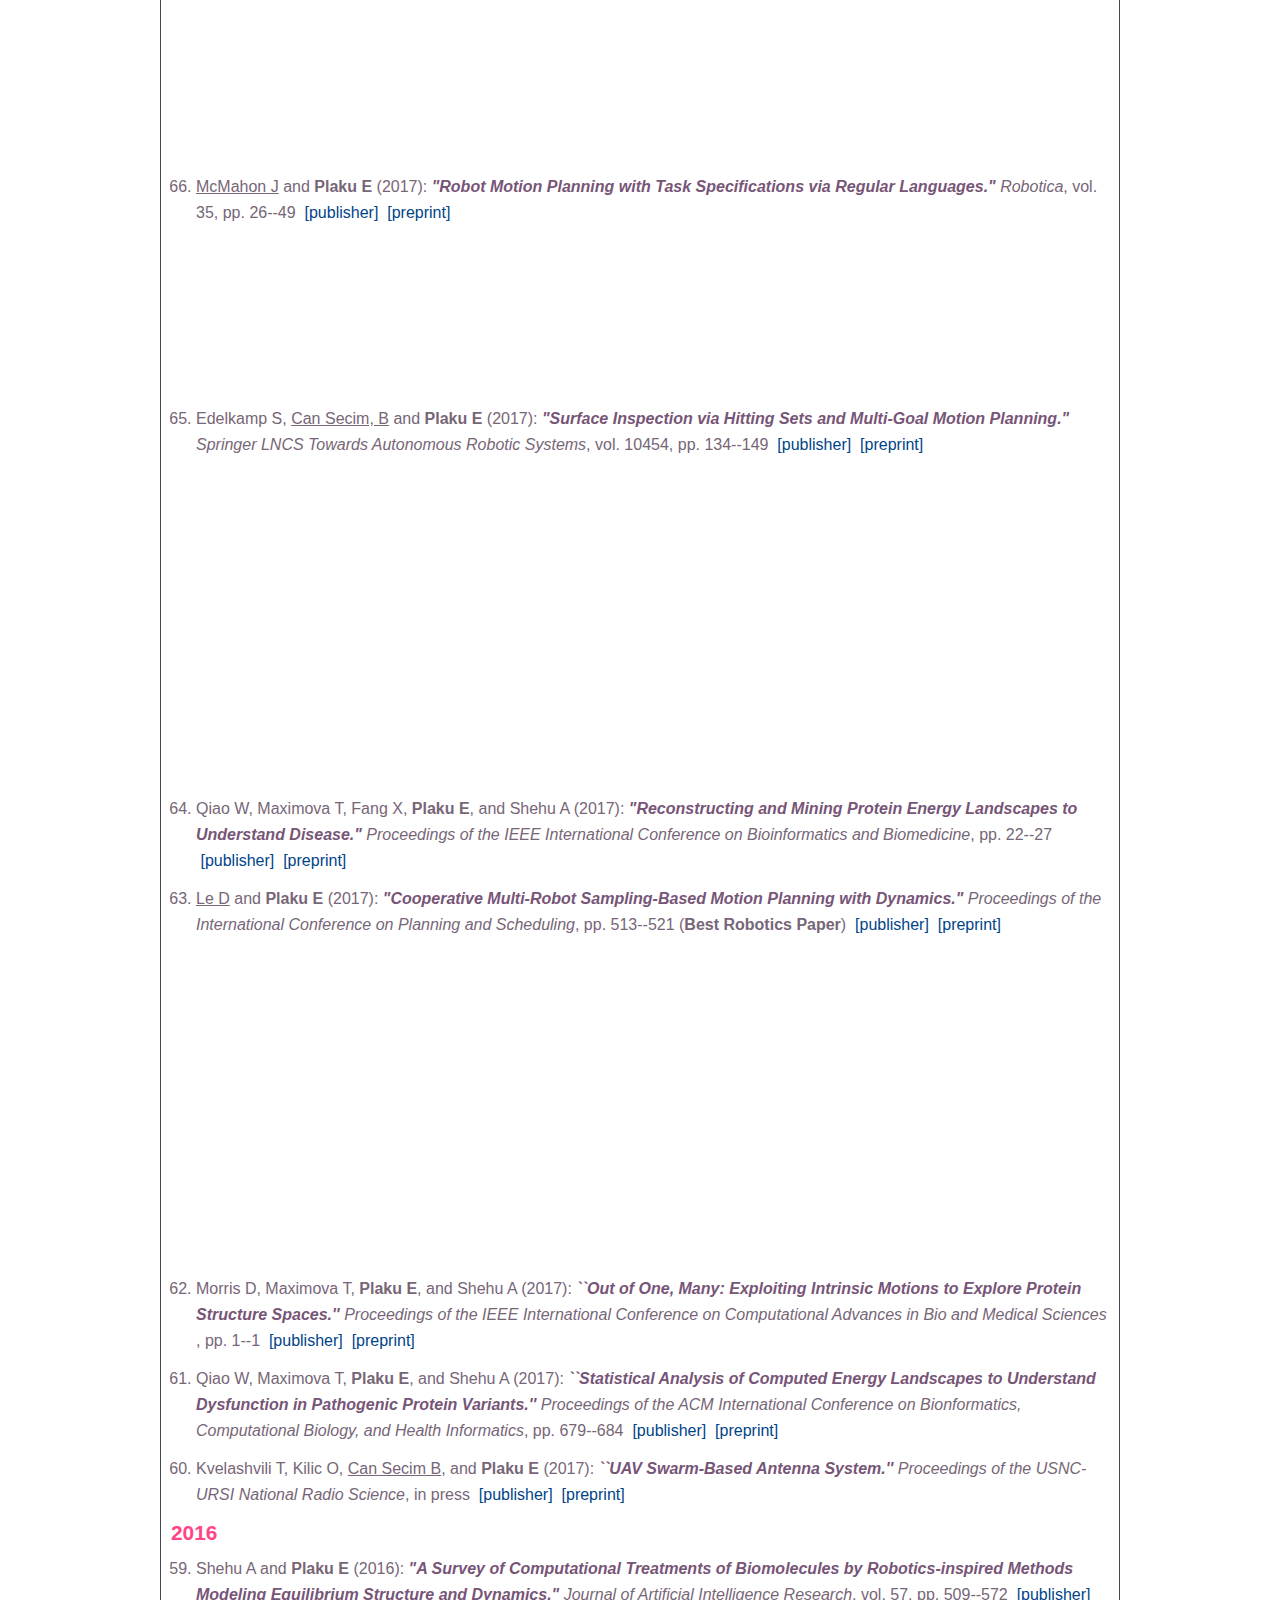
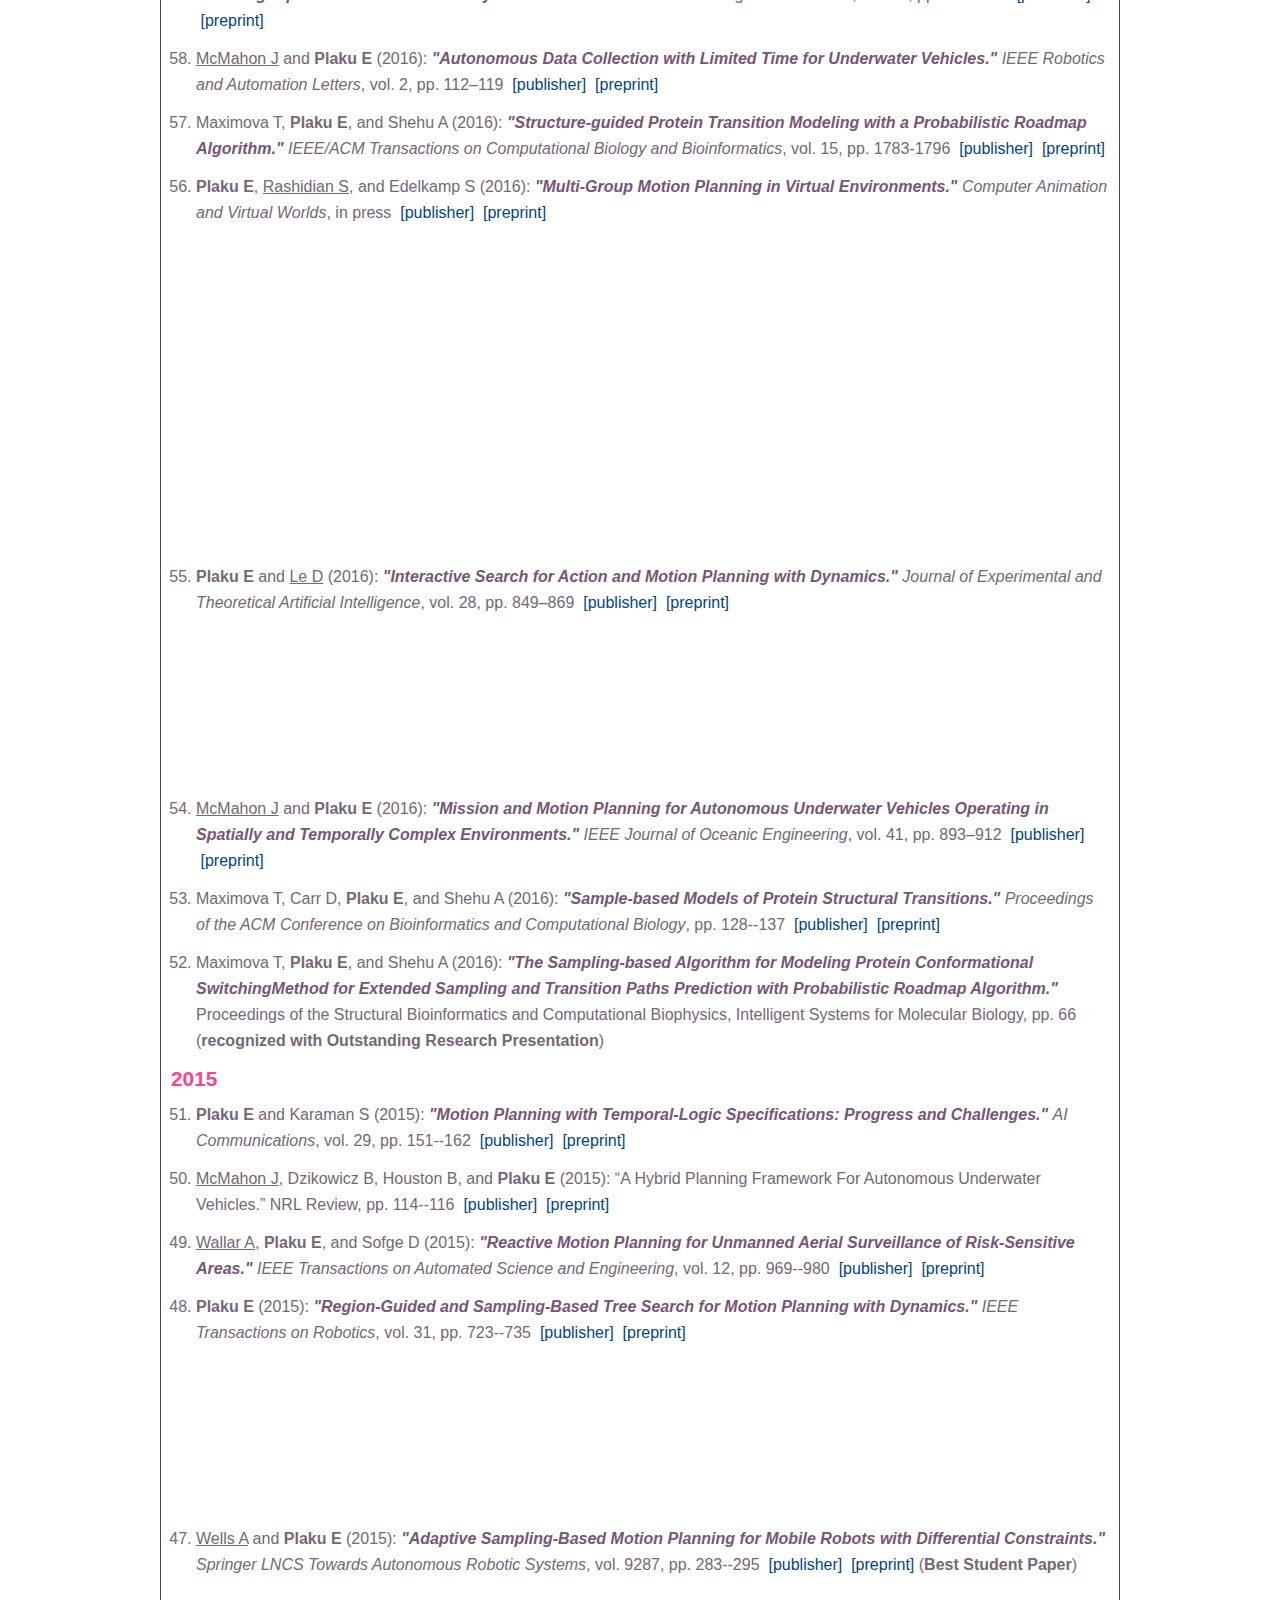
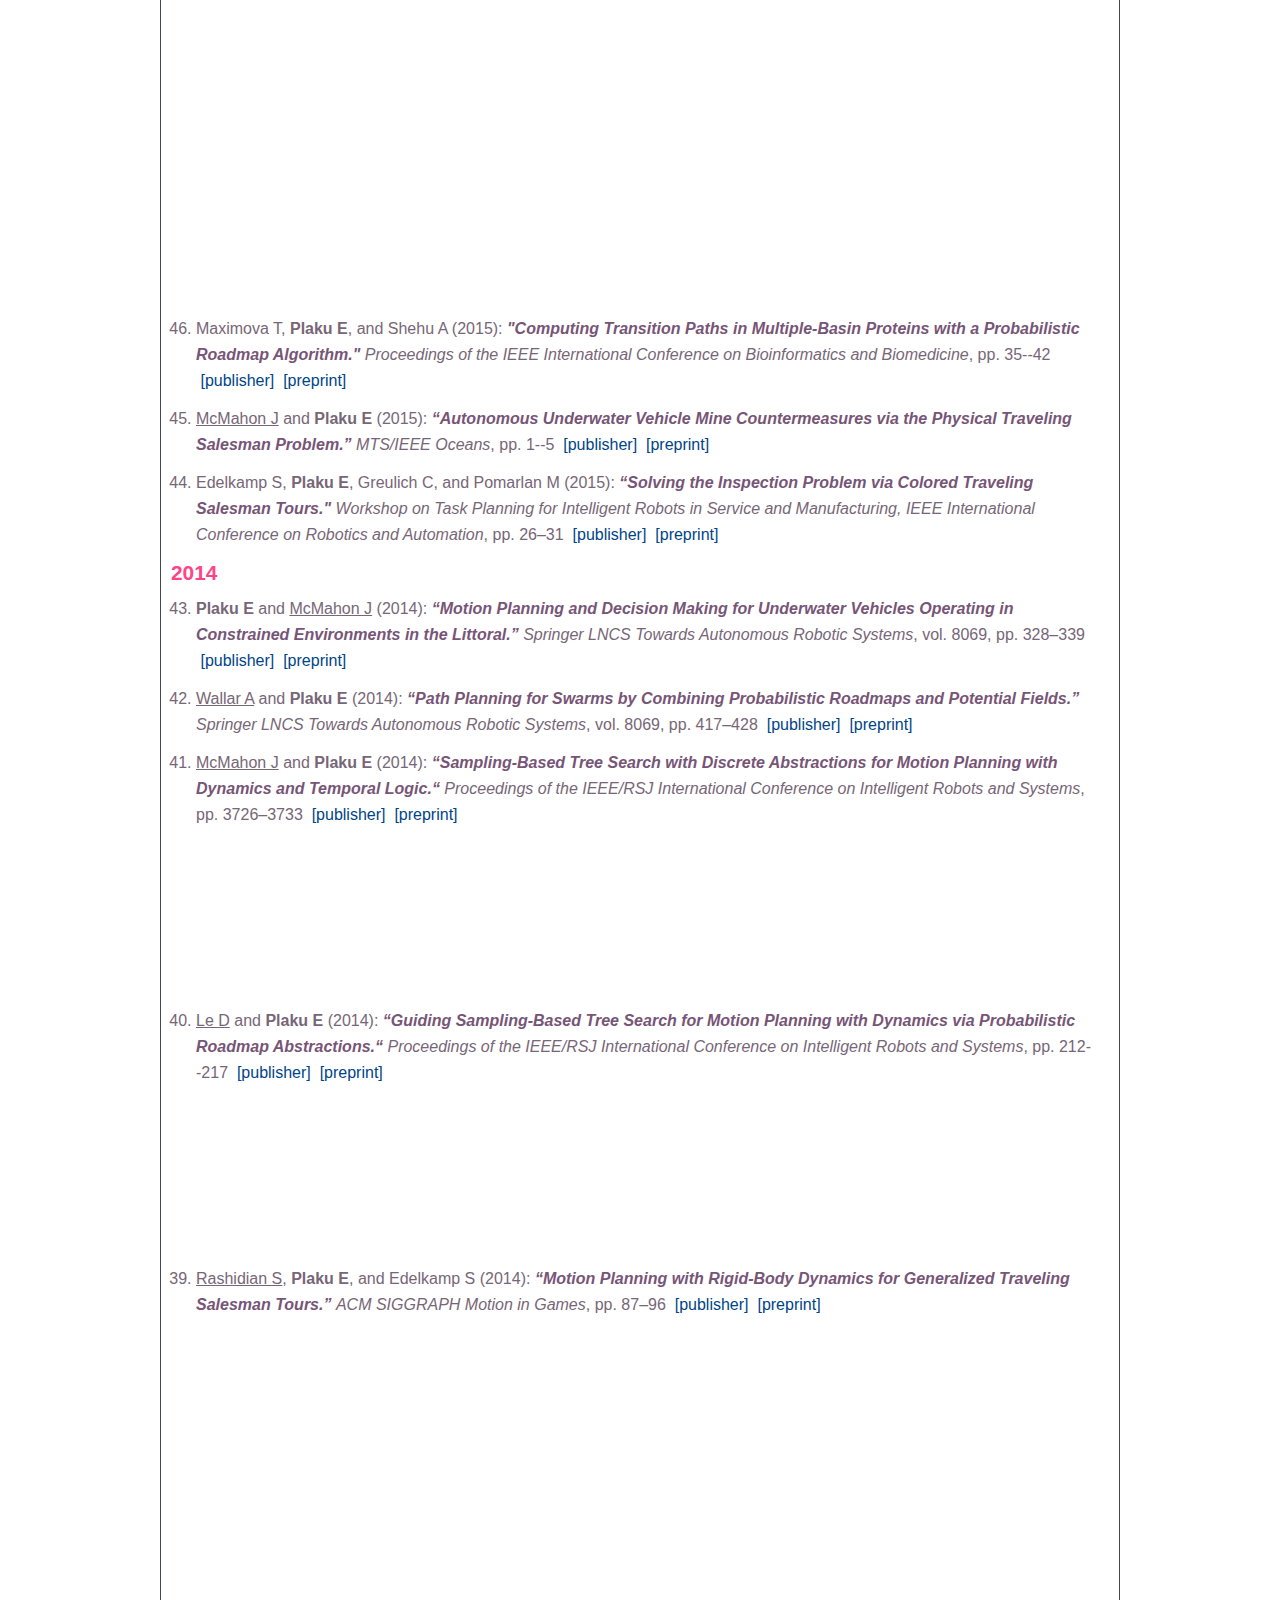
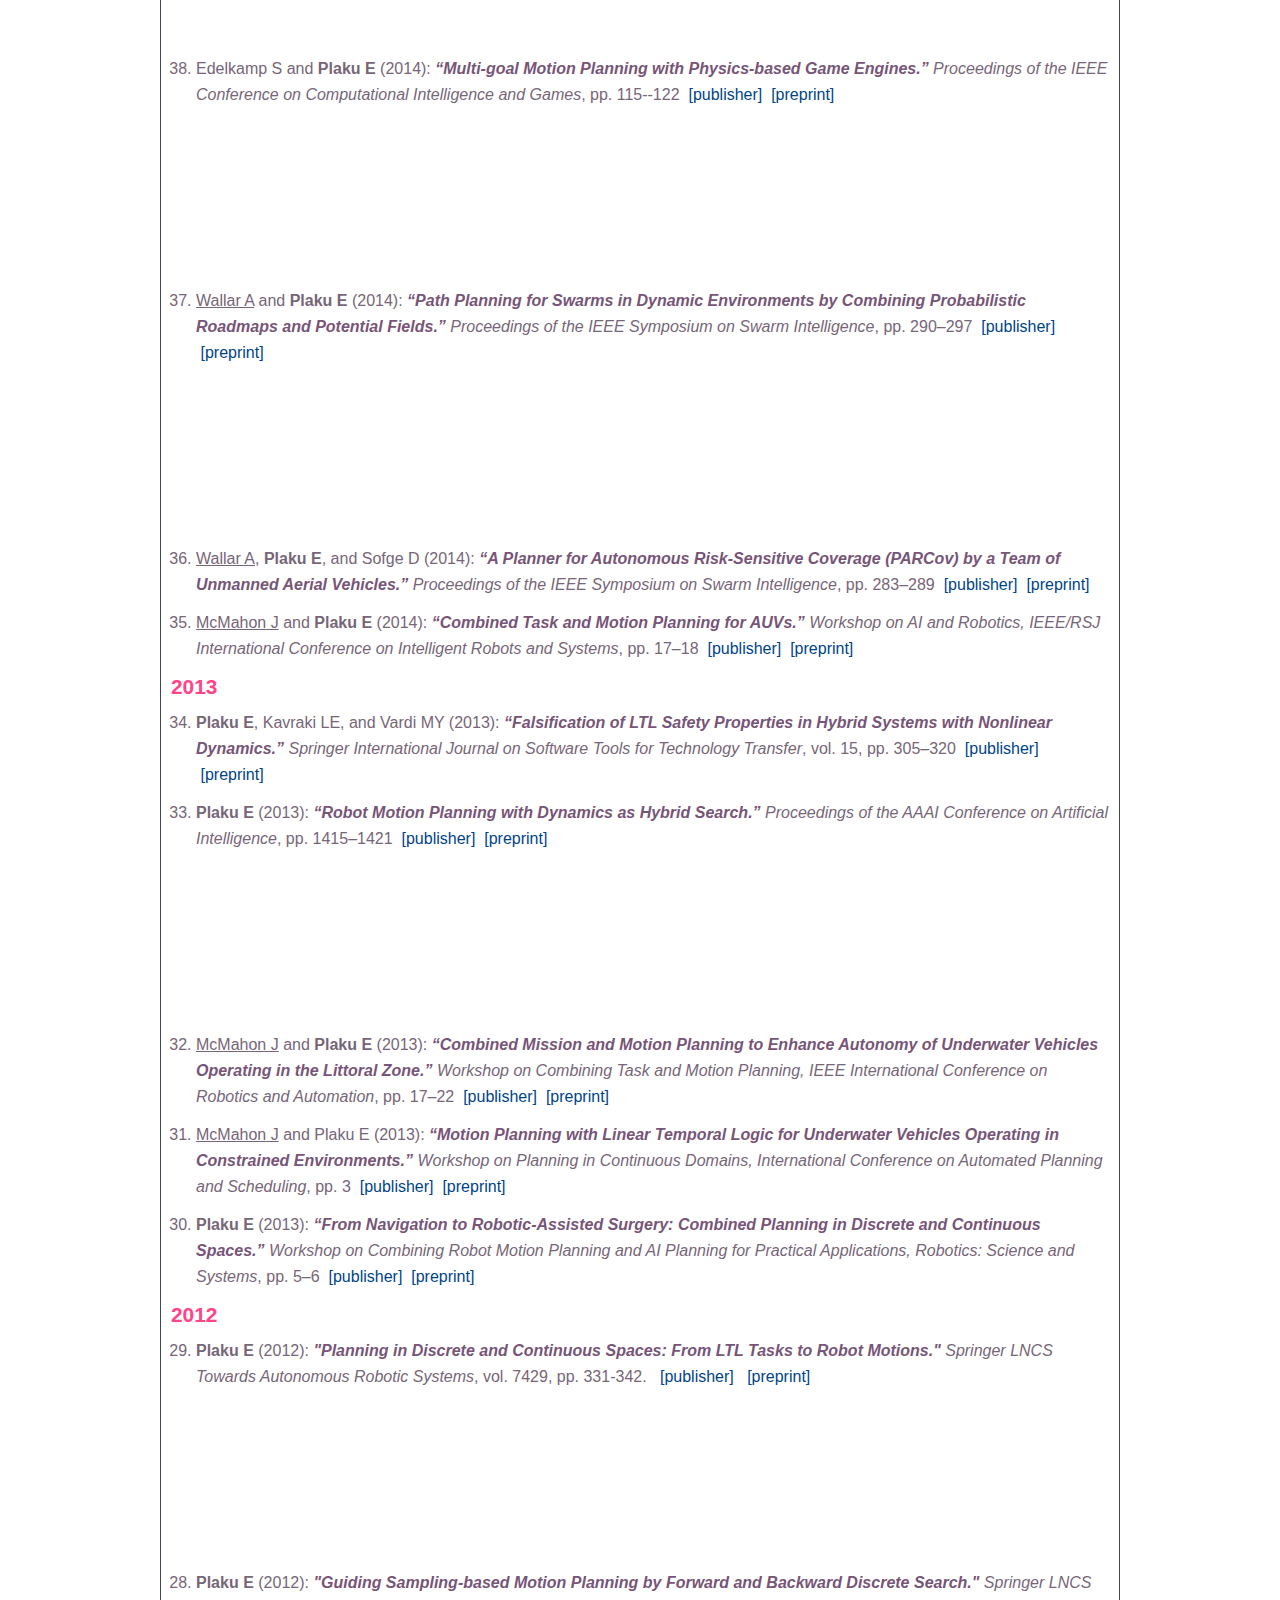
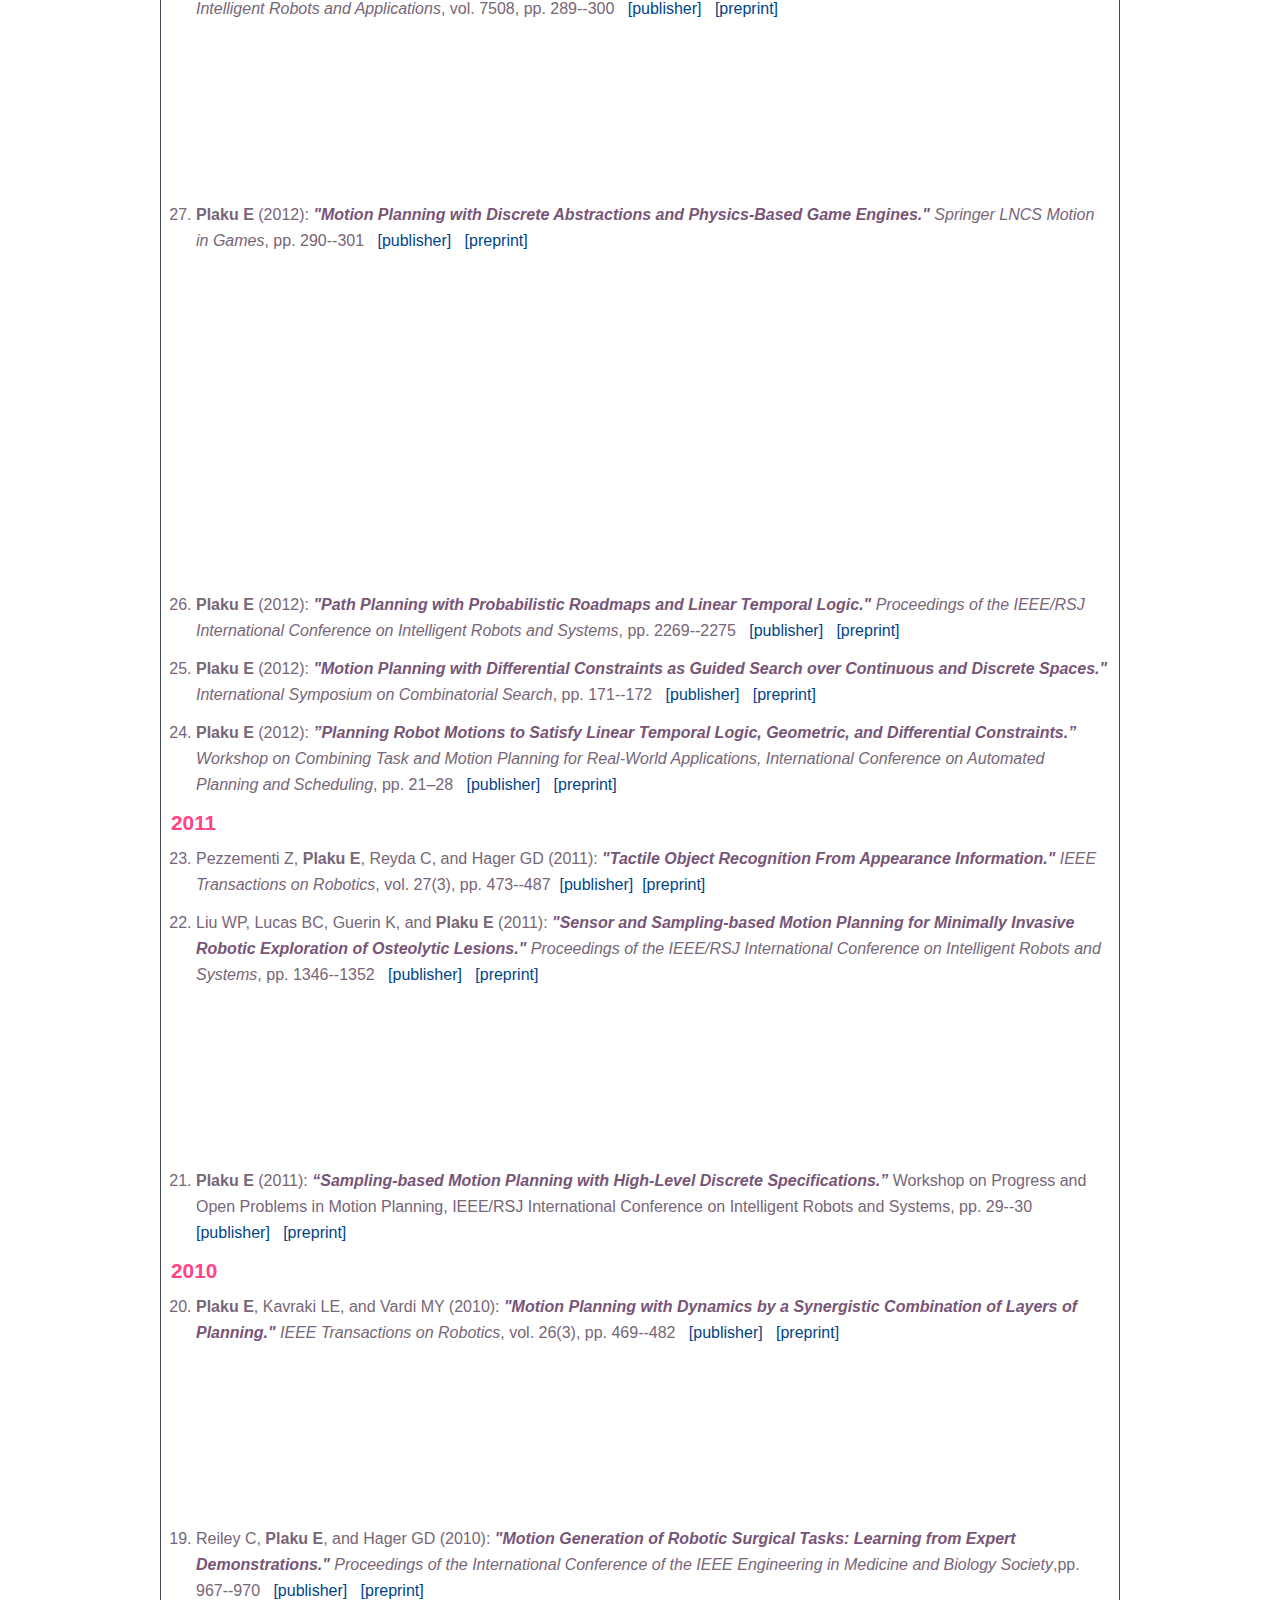
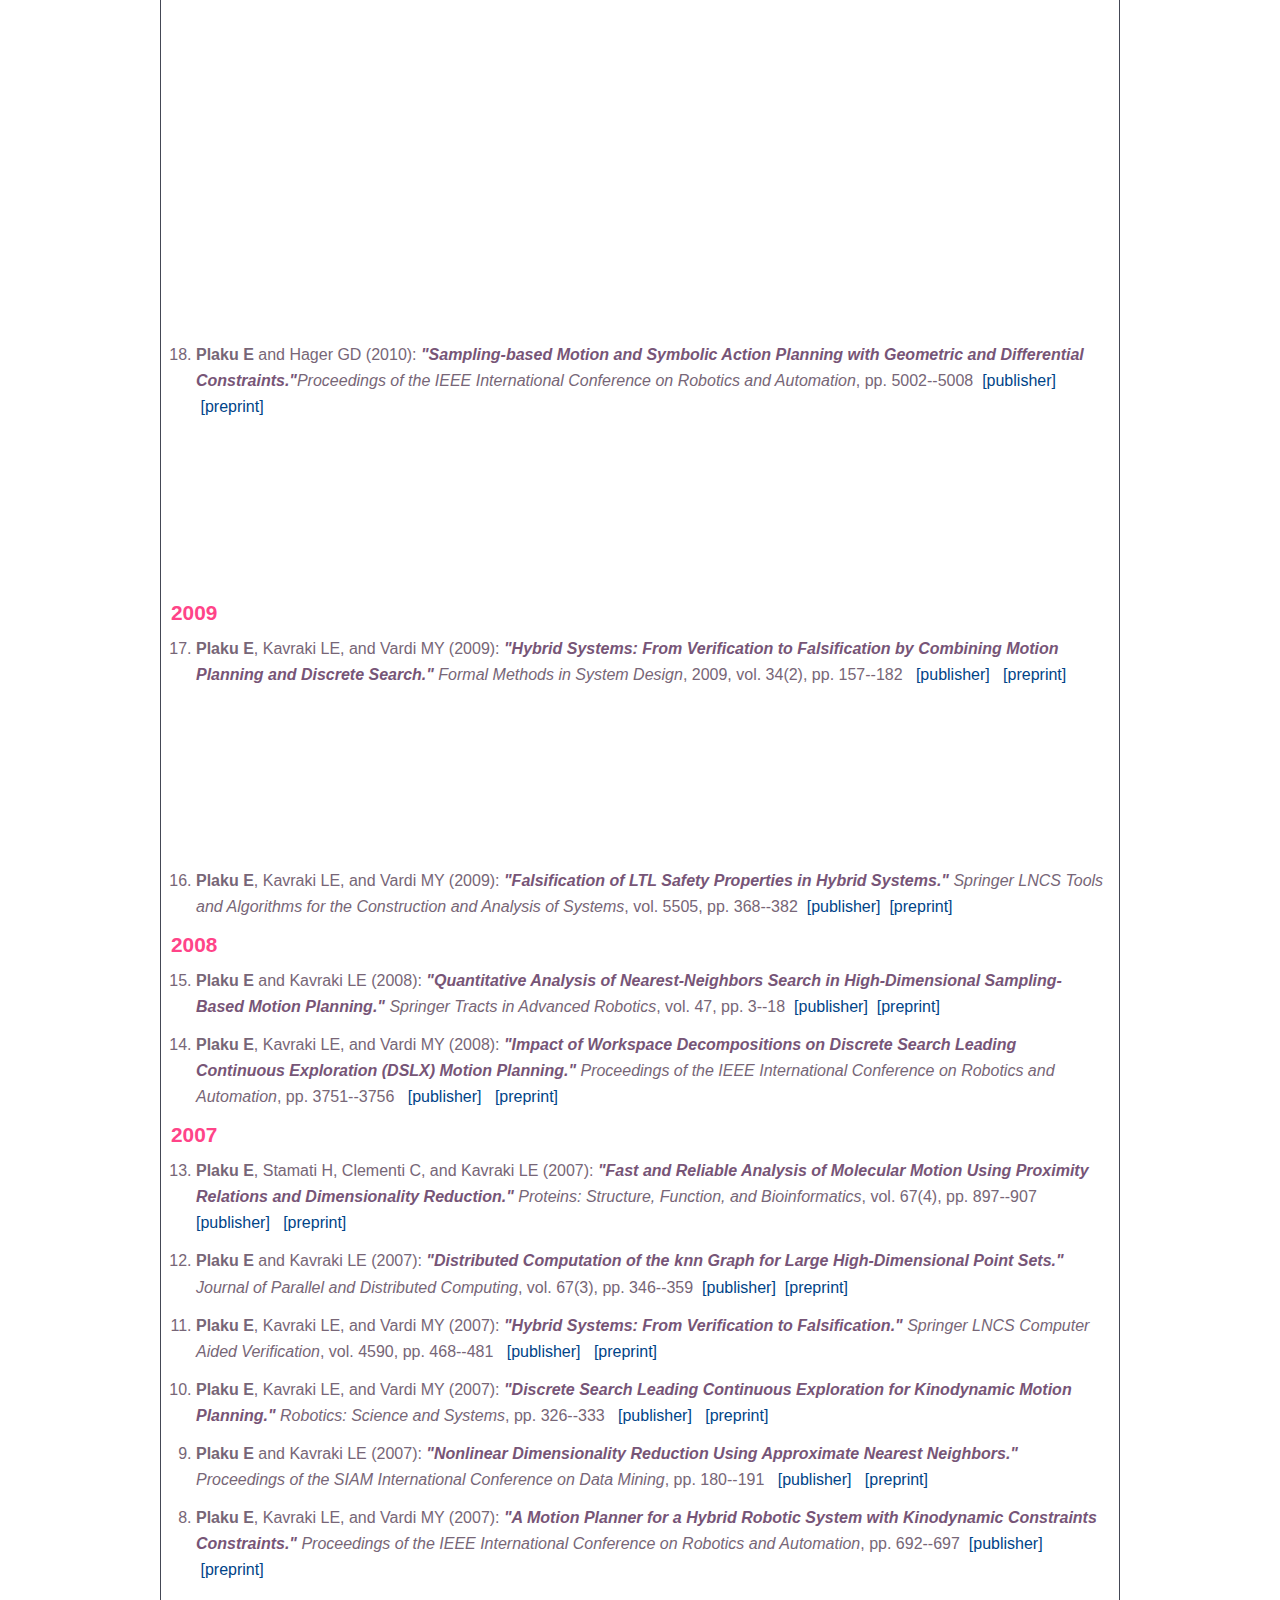
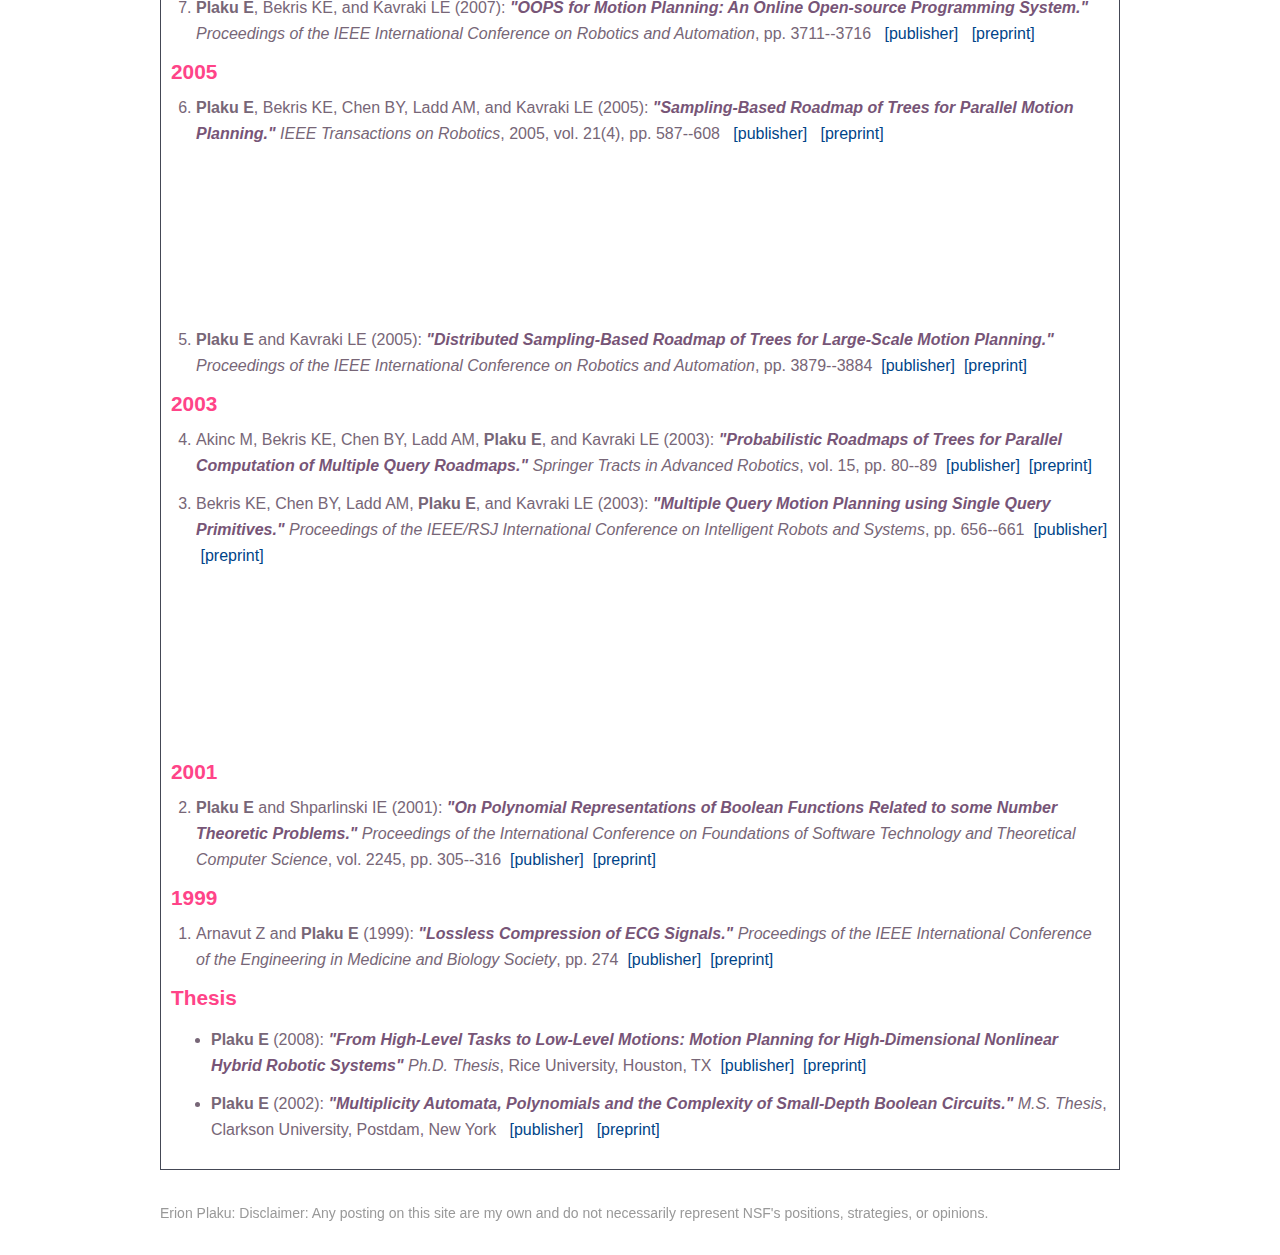
<file: Videos.html>
<!DOCTYPE html>
<html lang="en-US">
<head>
        <meta http-equiv="content-type" content="text/html; charset=UTF-8">
	<meta name="viewport" content="width=device-width, initial-scale=1">
        <meta name="author" content="Erion Plaku"> 
	<title> Erion Plaku</title>
	<link rel="stylesheet" type="text/css" media="all" href="style.css">
        <script src="mymenu.js"></script>
</head>

<body>



<div class="heading2">

<table class="banner">
	<tr>
<td style="width:160px"> <img src="figs/plaku.jpg" style="width:150px;"></td>
		<td class="name-width">
<p class="name-title">Erion Plaku</p>
<p class="affiliation">
<a href="index.html">Program Director</a><br>
<a href="https://www.nsf.gov/div/index.jsp?div=IIS">Division of Information and Intelligent Systems (IIS)</a><br>
<a href="https://www.nsf.gov/dir/index.jsp?org=CISE">Directorate for Computer and Information Science and Engineering (CISE)</a><br>
<a href="https://www.nsf.gov/">National Science Foundation</a><br>
</p>
</td>
	

</tr></table>

</div>

	

	<div class="column">

<p>
		Erion Plaku is a Program Director at the National Science Foundation (NSF) in the Directorate for
Computer and Information Science and Engineering and the Division of Information and Intelligent Systems. Prior to joining NSF, Dr. Plaku was an Associate Professor in the Department of Computer
Science at George Mason University (2020-2023) and in the Department of Electrical Engineering and
Computer Science at the Catholic University of America (2010–2020). Dr. Plaku received his Ph.D. degree in Computer Science from Rice University (2008). He was a Postdoctoral Fellow in the Laboratory for Computational Sensing and Robotics at Johns Hopkins University (2008–2010).
			</p>

	</div>

<div class="topnav">
   <table style="width:100%">
    <tr>
       <td style="padding-left:10px">
           <a   href="index.html">Research</a>
           <a href="ErionPlaku_CV.pdf">CV</a>
           <a href="Publications.html">Publications</a>
           <a class="active" href="Videos.html">Videos</a>
           <a href="Teaching.html">Teaching</a>
           <a href="Activities.html">Activities</a>
            <a href="Misc.html">Misc</a>
       </td></tr></table>
</div>



<div class="column">



<p style="text-align:right">names of my students are underlined</p>

 <p class="article-title"><a href="#Y20" name="Y20"><strong>2020</strong></a></p> 

 <ol>

<li class="citation", value="79">
Warsame Y, Edelkamp S, and <strong>Plaku E</strong> (2020): <em class="ptitle">``Energy-Aware Multi-Goal Motion Planning
Guided by Monte Carlo Search.''</em> <em>Proceedings of the International
    Conference on Automated Science and Engineering</em>, 
pp. xx--xx
 &nbsp;<a href="">[publisher]</a>
&nbsp;<a href="papers/PaperCASE20.pdf">[preprint]</a>

<p>
<iframe style="width:32%" src="https://www.youtube.com/embed/5oeu93yR-wc" frameborder="0" allowfullscreen></iframe>
<iframe style="width:32%" src="https://www.youtube.com/embed/mRkQVpfNlL0" frameborder="0" allowfullscreen></iframe>
<iframe style="width:32%" src="https://www.youtube.com/embed/ztW2qz_Flfc" frameborder="0" allowfullscreen></iframe>
<iframe style="width:32%" src="https://www.youtube.com/embed/A41yAmsgPww" frameborder="0" allowfullscreen></iframe>
<iframe style="width:32%" src="https://www.youtube.com/embed/b-PG4vlbXQo" frameborder="0" allowfullscreen></iframe>
<iframe style="width:32%" src="https://www.youtube.com/embed/_fmz3ewK2zE" frameborder="0" allowfullscreen></iframe>
</p>

</li>

</ol>
  
 <p class="article-title"><a href="#Y19" name="Y19"><strong>2019</strong></a></p> 

 <ol>
<li class="citation", value="78">
Molloy K, <strong>Plaku E</strong>, and Shehu A (2019): <em class="ptitle">``ROMEO: A
Plug-and-play Software Platform of Robotics-inspired Algorithms for
Modeling Biomolecular Structures and Motions.''</em> <em>arXiv</em>
1905.08331
&nbsp;<a href="https://arxiv.org/abs/1905.08331">[publisher]</a>
&nbsp;<a href="papers/PaperROMEO19.pdf">[preprint]</a>
</li>

<li class="citation", value="77">
Edelkamp S, Warsame Y, and <strong>Plaku E</strong> (2019): <em class="ptitle">``Monte-Carlo Search for Prize-Collecting Robot Motion Planning with
Time Windows, Capacities, Pickups, and Deliveries.''</em> <em>Springer
LNCS Advances in Artificial Intelligence</em>, vol. 11793,
pp. 154--167
 &nbsp;<a href="https://doi.org/10.1007/978-3-030-30179-8_13">[publisher]</a>
&nbsp;<a href="papers/PaperLNCS19.pdf">[preprint]</a>

<p>
<iframe style="width:32%" src="https://www.youtube.com/embed/qWF8QpDd-8M" frameborder="0"allowfullscreen></iframe>

<iframe style="width:32%" src="https://www.youtube.com/embed/QP7J_rBpK5E" frameborder="0" allowfullscreen></iframe>

<iframe style="width:32%" src="https://www.youtube.com/embed/v4lOVTSlcqk" frameborder="0" allowfullscreen></iframe>

<iframe style="width:32%" src="https://www.youtube.com/embed/uFWZaXCzEfY" frameborder="0" allowfullscreen></iframe>

<iframe style="width:32%" src="https://www.youtube.com/embed/zAolGHtdN6E" frameborder="0" allowfullscreen></iframe>

<iframe style="width:32%" src="https://www.youtube.com/embed/M9_hIqSeV8o" frameborder="0" allowfullscreen></iframe>

<iframe style="width:32%" src="https://www.youtube.com/embed/oUui1x_Yejc" frameborder="0" allowfullscreen></iframe>

<iframe style="width:32%" src="https://www.youtube.com/embed/pj0_VGiKjFY" frameborder="0" allowfullscreen></iframe>

<iframe style="width:32%" src="https://www.youtube.com/embed/MCW-glIZgig" frameborder="0" allowfullscreen></iframe>
</p>

</li>

<li class="citation", value="76">
  <u>Le D</u> and <strong>Plaku E</strong> (2019): <em class="ptitle">``Multi-Robot Motion Planning with Dynamics via Coordinated
Sampling-Based Expansion Guided by Multi-Agent Search.''</em> <em>IEEE
    Robotics and Automation Letters, vol. 4, pp. 1868--1875</em>
  &nbsp;<a href="https://doi.org/10.1109/LRA.2019.2898087">[publisher]</a>
&nbsp;<a href="papers/PaperRAL19.pdf">[preprint]</a>

<p>
<iframe style="width:32%" src="https://www.youtube.com/embed/uICoHuyjOBQ" frameborder="0" allowfullscreen></iframe>
<iframe style="width:32%" src="https://www.youtube.com/embed/oTG66VNY9PI" frameborder="0" allowfullscreen></iframe>
<iframe style="width:32%" src="https://www.youtube.com/embed/I3jPZg-kTK0" frameborder="0" allowfullscreen></iframe>
<iframe style="width:32%" src="https://www.youtube.com/embed/gQkg10EmZAM" frameborder="0" allowfullscreen></iframe>
<iframe style="width:32%" src="https://www.youtube.com/embed/LHwRhJp3QmQ" frameborder="0" allowfullscreen></iframe>
<iframe style="width:32%" src="https://www.youtube.com/embed/XKKsEa_aIpI" frameborder="0" allowfullscreen></iframe>
<iframe style="width:32%" src="https://www.youtube.com/embed/VXBGBhEQwog" frameborder="0" allowfullscreen></iframe>
<iframe style="width:32%" src="https://www.youtube.com/embed/_YyFIc50mlk" frameborder="0" allowfullscreen></iframe>
<iframe style="width:32%" src="https://www.youtube.com/embed/UdudrNsJumI" frameborder="0" allowfullscreen></iframe>
</p>

</li>

   </ol>

<p class="article-title"><a href="#Y18" name="Y18"><strong>2018</strong></a></p>   
<ol>
<li class="citation" value="75"> <u>Le D</u> and <strong>Plaku E</strong> (2018): <em class="ptitle">``Cooperative,
Dynamics-Based, and Abstraction-Guided Multi-Robot Motion
Planning.''</em> <em>Journal of Artificial Intelligence Research</em>,
vol. 63, pp. 361--390
&nbsp;<a href="https://doi.org/10.1613/jair.1.11244">[publisher]</a>
&nbsp;<a href="papers/PaperJAIR18.pdf">[preprint]</a>


<p>
<iframe style="width:32%" src="https://www.youtube.com/embed/UAEq05AaXKc" frameborder="0" allowfullscreen></iframe>
<iframe style="width:32%" src="https://www.youtube.com/embed/5Ikd6Z4JGxI" frameborder="0" allowfullscreen></iframe>
<iframe style="width:32%" src="https://www.youtube.com/embed/ff86z9cMBJ0" frameborder="0" allowfullscreen></iframe>
<iframe style="width:32%" src="https://www.youtube.com/embed/bo7_2UDfv_0" frameborder="0" allowfullscreen></iframe>
<iframe style="width:32%" src="https://www.youtube.com/embed/7nZVD_dyVmM" frameborder="0" allowfullscreen></iframe>
<iframe style="width:32%" src="https://www.youtube.com/embed/X_tZD2Trars" frameborder="0" allowfullscreen></iframe>
<iframe style="width:32%" src="https://www.youtube.com/embed/5VYMl1Ya9wc" frameborder="0" allowfullscreen></iframe>
<iframe style="width:32%" src="https://www.youtube.com/embed/nH_-bd8eNdQ" frameborder="0" allowfullscreen></iframe>
<iframe style="width:32%" src="https://www.youtube.com/embed/BaMuYqi1iNY" frameborder="0" allowfullscreen></iframe>
<iframe style="width:32%" src="https://www.youtube.com/embed/c_lysoQSkRE" frameborder="0" allowfullscreen></iframe>
<iframe style="width:32%" src="https://www.youtube.com/embed/fSDU8quXrHk" frameborder="0" allowfullscreen></iframe>
<iframe style="width:32%" src="https://www.youtube.com/embed/lXl7BDLEi7c" frameborder="0" allowfullscreen></iframe>
</p>
</li>

<li class="citation" value="74"> Morris D, Maximova T, <strong>Plaku E</strong>, and Shehu A
(2018): <em class="ptitle"> ``Attenuating Dependence on Structural Data in
Computing Protein Energy Landscapes.''</em> <em>BMC Bioinformatics</em>,
vol. 20, pp. 65-74
&nbsp;<a href="https://doi.org/10.1186/s12859-019-2822-5">[publisher]</a>
&nbsp;<a href="papers/PaperBioinfo18.pdf">[preprint]</a></li>


<li class="citation" value="73"> Plaku E, <strong>Plaku E</strong>, and Simari P
(2018): <em class="ptitle">``Clearance-driven Motion Planning for Mobile Robots
with Differential Constraints.''</em> <em>Robotica</em>, vol. 36,
pp. 971--993
&nbsp;<a href="https://doi.org/10.1017/S0263574718000164">[publisher]</a>
&nbsp;<a href="papers/PaperRobotica18.pdf">[preprint]</a>

<p>
<iframe style="width:48%" src="https://www.youtube.com/embed/DtfCq302lnc" frameborder="0" allowfullscreen></iframe>
<iframe style="width:48%" src="https://www.youtube.com/embed/t3Jq8vfjOpo" frameborder="0" allowfullscreen></iframe>
<iframe style="width:48%" src="https://www.youtube.com/embed/0FAuFQHnTVw" frameborder="0" allowfullscreen></iframe>
<iframe style="width:48%" src="https://www.youtube.com/embed/k1gRFNluin8" frameborder="0" allowfullscreen></iframe>
</p>

</li>

<li class="citation" value="72"> Edelkamp S, Lahijanian M, Magazzeni D, and <strong>Plaku E</strong> (2018):
<em class="ptitle">``Integrating Temporal Reasoning and Sampling-Based Motion Planning for Multi-Goal Problems With Dynamics
 and Time Windows.''</em> <em>IEEE Robotics and Automation Letters</em>,
 vol. 3, pp. 3473--3480
&nbsp;<a href="https://doi.org/10.1109/LRA.2018.2853642">[publisher]</a>
&nbsp;<a href="papers/PaperRAL18.pdf">[preprint]</a>

<p>
<iframe style="width:48%" src="https://www.youtube.com/embed/yWBHf-9VaGY" frameborder="0" allowfullscreen></iframe>
<iframe style="width:48%" src="https://www.youtube.com/embed/iMi7686bxlA" frameborder="0" allowfullscreen></iframe>
<iframe style="width:48%" src="https://www.youtube.com/embed/51gLOuUvHj8" frameborder="0" allowfullscreen></iframe>
<iframe style="width:48%" src="https://www.youtube.com/embed/b-SWWCB6GzY" frameborder="0" allowfullscreen></iframe>

</p>
</li>
 
<li class="citation" value="71"> Qiao W, Akhterg N, Fangu X, 
Maximova T, <strong>Plaku E</strong>, and Shehu A (2018): <em class="ptitle">``From Mutations to
Mechanisms and Dysfunction via Computation and Mining of Protein
Energy Landscapes.''</em> <em>BMC Genomics</em>,  vol. 19, pp. 671--683
&nbsp;<a href="https://doi.org/10.1186/s12864-018-5024-z">[publisher]</a>
&nbsp;<a href="papers/PaperGenomics18.pdf">[preprint]</a></li>

<li class="citation" value="70"> <u>Le D</u> and <strong>Plaku E</strong> (2018): <em class="ptitle">``Multi-Robot Motion Planning with Dynamics Guided by Multi-Agent Search.''</em> <em>Proceedings
of the International Joint Conferences on Artificial Intelligence</em>,
pp. 5314--5318
&nbsp;<a href="https://www.ijcai.org/proceedings/2018/744">[publisher]</a>
&nbsp;<a href="papers/PaperIJCAI18.pdf">[preprint]</a></li>

</ol>

 <p class="article-title"><a href="#Y17" name="Y17"><strong>2017</strong></a></p> 

<ol>


<li class="citation" value="69">
Maximova T, Zhang Z, Carr D, <strong>Plaku E</strong>, and Shehu A (2017): 
<em class="ptitle">"Sample-based Models of Protein Energy Landscapes and Slow Structural Rearrangements."</em> 
<em>Journal of Computational Biology</em>, vol. 25, pp. 33--50
&nbsp;<a href="https://doi.org/10.1089/cmb.2017.0158">[publisher]</a>
&nbsp;<a href="papers/PaperJCB17.pdf">[preprint]</a></li>

<li class="citation" value="68">
Edelkamp S, Pomarlan M, and <strong>Plaku E</strong> (2017): 
<em class="ptitle">"Multi-Region Inspection by Combining Clustered
Traveling Salesman Tours with Sampling-Based
Motion Planning."</em> 
<em>IEEE Robotics and Automation
Letters</em>, vol. 2, pp. 428--435
&nbsp;<a href="https://doi.org/10.1109/LRA.2016.2635107">[publisher]</a>
&nbsp;<a href="papers/PaperRAL17inspection.pdf">[preprint]</a>

<p>
<iframe style="width:48%" src="https://www.youtube.com/embed/QJnYyFMa8ug" frameborder="0" allowfullscreen></iframe>
<iframe style="width:48%" src="https://www.youtube.com/embed/e0QiGrhrNl0" frameborder="0" allowfullscreen></iframe>
<iframe style="width:48%" src="https://www.youtube.com/embed/4kUrm-TyGdw" frameborder="0" allowfullscreen></iframe>
<iframe style="width:48%" src="https://www.youtube.com/embed/YjNQbeZBdkM" frameborder="0" allowfullscreen></iframe>
</p>
</li>

<li class="citation" value="67">
Plaku E, <strong>Plaku E</strong>, and Simari P (2017): 
<em class="ptitle">"Direct Path Superfacets: 
An Intermediate Representation for Motion Planning."</em> 
<em>IEEE Robotics and Automation
Letters</em>, vol. 2, pp. 350--357
&nbsp;<a href="https://doi.org/10.1109/LRA.2016.2619381">[publisher]</a>
&nbsp;<a href="papers/PaperRAL17Geom.pdf">[preprint]</a>

<p>
<iframe style="width:48%" src="https://www.youtube.com/embed/CMQqBcPLVaM" frameborder="0" allowfullscreen></iframe>
<iframe style="width:48%" src="https://www.youtube.com/embed/tMBzjc2GC4U" frameborder="0" allowfullscreen></iframe>
<iframe style="width:48%" src="https://www.youtube.com/embed/B0Qs-EDE7f8" frameborder="0" allowfullscreen></iframe>
<iframe style="width:48%" src="https://www.youtube.com/embed/wRyiBzCBSu0" frameborder="0" allowfullscreen></iframe>
<iframe style="width:24%" src="https://www.youtube.com/embed/9pyenDlcZ7g" frameborder="0" allowfullscreen></iframe>
<iframe style="width:24%" src="https://www.youtube.com/embed/JDuEh9QJnDA" frameborder="0" allowfullscreen></iframe>
<iframe style="width:24%" src="https://www.youtube.com/embed/MfI8GqmuRAA" frameborder="0" allowfullscreen></iframe>
<iframe style="width:24%" src="https://www.youtube.com/embed/-6vUuUhOaO0" frameborder="0" allowfullscreen></iframe>
</li>


<li class="citation" value="66"><u>McMahon J</u> and <strong>Plaku E</strong> (2017): 
<em class="ptitle">"Robot Motion Planning with Task Specifications
via Regular Languages."</em> <em>Robotica</em>, vol. 35, pp. 26--49
&nbsp;<a href="http://dx.doi.org/10.1017/S0263574715000417">[publisher]</a>
&nbsp;<a href="papers/PaperRobotica17.pdf">[preprint]</a>

<p>
<iframe style="width:33%" src="https://www.youtube.com/embed/u9ZpBQQrIwc" frameborder="0" allowfullscreen></iframe>
<iframe style="width:33%" src="https://www.youtube.com/embed/mD2gIg5TgRk" frameborder="0" allowfullscreen></iframe>
<iframe style="width:33%" src="https://www.youtube.com/embed/Nar_wQ155-I" frameborder="0" allowfullscreen></iframe>
</p>

</li>



<li class="citation" value="65">Edelkamp S, <u>Can Secim, B</u> and <strong>Plaku E</strong> (2017): 
<em class="ptitle">"Surface Inspection via Hitting Sets and Multi-Goal
Motion Planning."</em> 
<em>Springer LNCS Towards Autonomous Robotic Systems</em>, vol. 10454, pp. 134--149
&nbsp;<a href="https://link.springer.com/chapter/10.1007/978-3-319-64107-2_12">[publisher]</a>
&nbsp;<a href="papers/PaperTAROS17.pdf">[preprint]</a> 

<p>
<iframe style="width:33%" src="https://www.youtube.com/embed/k5QTAxZIuh8" frameborder="0" allowfullscreen></iframe>
<iframe style="width:33%" src="https://www.youtube.com/embed/MjmPw3hvMdw" frameborder="0" allowfullscreen></iframe>
<iframe style="width:33%" src="https://www.youtube.com/embed/lSFQcAMzWnc" frameborder="0" allowfullscreen></iframe>
<iframe style="width:33%" src="https://www.youtube.com/embed/XPPUMtkwaFE" frameborder="0" allowfullscreen></iframe>
<iframe style="width:33%" src="https://www.youtube.com/embed/WKtvzRhXn1U" frameborder="0" allowfullscreen></iframe>
<iframe style="width:33%" src="https://www.youtube.com/embed/mbJLPr9Ebts" frameborder="0" allowfullscreen></iframe>
</p>
</li>


<li class="citation" value="64">Qiao W, Maximova T, Fang X, <strong>Plaku
    E</strong>, and Shehu A (2017):  
<em class="ptitle">"Reconstructing and Mining Protein Energy
  Landscapes to Understand Disease."</em> <em>Proceedings of the IEEE International
  Conference on Bioinformatics and Biomedicine</em>, pp. 22--27 
&nbsp;<a href="https://doi.org/10.1109/BIBM.2017.8217619">[publisher]</a>
&nbsp;<a href="papers/PaperBIBM17.pdf">[preprint]</a></li>

<li class="citation" value="63"><u>Le D</u> and <strong>Plaku
    E</strong> (2017):  
<em class="ptitle">"Cooperative Multi-Robot Sampling-Based Motion
  Planning with Dynamics."</em> <em>Proceedings of the International
  Conference on Planning and Scheduling</em>, pp. 513--521 (<b>Best Robotics Paper</b>)
&nbsp;<a href="https://www.aaai.org/ocs/index.php/ICAPS/ICAPS17/paper/view/15584">[publisher]</a>
&nbsp;<a href="papers/PaperICAPS17.pdf">[preprint]</a>


<p>
<iframe style="width:33%" src="https://www.youtube.com/embed/IaAXXHGGgKs" frameborder="0" allowfullscreen></iframe>
<iframe style="width:33%" src="https://www.youtube.com/embed/8mi9tImEJRI" frameborder="0" allowfullscreen></iframe>
<iframe style="width:33%" src="https://www.youtube.com/embed/HMeW9IfPmUw" frameborder="0" allowfullscreen></iframe>
<iframe style="width:33%" src="https://www.youtube.com/embed/XGS6DfRg8cA" frameborder="0" allowfullscreen></iframe>
<iframe style="width:33%" src="https://www.youtube.com/embed/1c0egfM9jjw" frameborder="0" allowfullscreen></iframe>
<iframe style="width:33%" src="https://www.youtube.com/embed/IcDlHM5_a_k" frameborder="0" allowfullscreen></iframe>
</p>

</li>

<li class="citation" value="62">
Morris D, Maximova T, <strong>Plaku E</strong>, and Shehu A (2017):
<em class="ptitle">``Out of One, Many: Exploiting Intrinsic Motions to Explore Protein Structure Spaces.''</em>
<em>Proceedings of the IEEE International Conference on Computational
  Advances in Bio and Medical Sciences </em>, pp. 1--1
&nbsp;<a href="https://ieeexplore.ieee.org/document/8114290">[publisher]</a>
&nbsp;<a href="papers/PaperICCABS17.pdf">[preprint]</a></li>

<li class="citation" value="61">
Qiao W, Maximova T, <strong>Plaku E</strong>, and Shehu A (2017):
<em class="ptitle">``Statistical Analysis of Computed Energy Landscapes to Understand Dysfunction in Pathogenic Protein Variants.''</em>
<em>Proceedings of the ACM International Conference on Bionformatics, Computational Biology, and Health Informatics</em>, pp. 679--684
&nbsp;<a href="https://doi.org/10.1145/3107411.3107499">[publisher]</a>
&nbsp;<a href="papers/PaperCSBW17.pdf">[preprint]</a></li>


<li class="citation" value="60">
Kvelashvili T, Kilic O, <u>Can Secim B</u>, and <strong>Plaku E</strong> (2017):
<em class="ptitle">``UAV Swarm-Based Antenna System.''</em>
<em>Proceedings of the USNC-URSI National Radio Science</em>, in press
&nbsp;<a href="">[publisher]</a>
&nbsp;<a href="papers/PaperURSI17.pdf">[preprint]</a></li>

</ol>

<p class="article-title"><a href="#Y16" name="Y16"><strong>2016</strong></a></p> 

<ol>


<li class="citation" value="59">
Shehu A and <strong>Plaku E</strong> (2016): 
<em class="ptitle">"A Survey of Computational Treatments of
Biomolecules by Robotics-inspired Methods Modeling Equilibrium Structure and Dynamics."</em> 
<em>Journal of Artificial Intelligence Research</em>, vol. 57, pp. 509--572
&nbsp;<a href="http://dx.doi.org/10.1613/jair.5040">[publisher]</a>
&nbsp;<a href="papers/PaperJAIR16.pdf">[preprint]</a></li>

<li class="citation" value="58">
<u>McMahon J</u> and <strong>Plaku E</strong> (2016): 
<em class="ptitle">"Autonomous Data Collection with Limited Time for Underwater Vehicles."</em> 
<em>IEEE Robotics and Automation
Letters</em>, vol. 2, pp. 112–119
&nbsp;<a href="http://dx.doi.org/10.1109/LRA.2016.2553175">[publisher]</a>
&nbsp;<a href="papers/PaperRAL16AUVs.pdf">[preprint]</a></li>


<li class="citation" value="57">
Maximova T, <strong>Plaku E</strong>, and Shehu A (2016): 
<em class="ptitle">"Structure-guided Protein Transition Modeling with a Probabilistic Roadmap Algorithm."</em> 
<em>IEEE/ACM Transactions on Computational Biology and Bioinformatics</em>, vol. 15, pp. 1783-1796
&nbsp;<a href="http://dx.doi.org/10.1109/TCBB.2016.2586044">[publisher]</a>
&nbsp;<a href="papers/PaperTCBB16.pdf">[preprint]</a></li>



<li class="citation" value="56">
<strong>Plaku E</strong>, <u>Rashidian S</u>, and Edelkamp S (2016): 
<em class="ptitle">"Multi-Group Motion Planning
in Virtual Environments."</em> <em>Computer Animation and Virtual Worlds</em>, in press
&nbsp;<a href="http://dx.doi.org/10.1002/cav.1688">[publisher]</a>
&nbsp;<a href="papers/PaperCAVW16.pdf">[preprint]</a>


<p>
<iframe style="width:33%" src="https://www.youtube.com/embed/98wmeYXDRXw" frameborder="0" allowfullscreen></iframe>
<iframe style="width:33%" src="https://www.youtube.com/embed/293dJej27ak" frameborder="0" allowfullscreen></iframe>
<iframe style="width:33%" src="https://www.youtube.com/embed/QGvoe5XXvM0" frameborder="0" allowfullscreen></iframe>
<iframe style="width:24%" src="https://www.youtube.com/embed/ZrxGJbAq83s" frameborder="0" allowfullscreen></iframe>
<iframe style="width:24%" src="https://www.youtube.com/embed/NurfVeh-e3I" frameborder="0" allowfullscreen></iframe>
<iframe style="width:24%" src="https://www.youtube.com/embed/7PysfAVhkCU" frameborder="0" allowfullscreen></iframe>
<iframe style="width:24%" src="https://www.youtube.com/embed/ZrRzLdiMzhw" frameborder="0" allowfullscreen></iframe>
</p>
</li>

<li class="citation" value="55"><strong>Plaku E</strong> and <u>Le D</u> (2016): 
<em class="ptitle">"Interactive Search for Action and Motion Planning with Dynamics."</em>
<em>Journal of Experimental and Theoretical Artificial Intelligence</em>, vol. 28, pp. 849–869</em>
&nbsp;<a href="http://dx.doi.org/10.1080/0952813X.2016.1146348">[publisher]</a>
&nbsp;<a href="papers/PaperJETAI16.pdf">[preprint]</a>

<p>
<iframe style="width:100%" src="https://www.youtube.com/embed/kb79tR5bmlE" frameborder="0"  allowfullscreen></iframe>
</p>
</li>


<li class="citation" value="54"><u>McMahon J</u> and <strong>Plaku E</strong> (2016): 
<em class="ptitle">"Mission and Motion Planning for Autonomous Underwater
Vehicles Operating in Spatially and Temporally Complex Environments."</em> <em>IEEE Journal of Oceanic Engineering</em>, vol. 41, pp.
893–912
&nbsp;<a href="http://dx.doi.org/10.1109/JOE.2015.2503498">[publisher]</a>
&nbsp;<a href="papers/PaperJOE16.pdf">[preprint]</a></li>

<li class="citation" value="53">
Maximova T, Carr D, <strong>Plaku E</strong>, and Shehu A (2016): 
<em class="ptitle">"Sample-based Models of
Protein Structural Transitions."</em> 
<em>Proceedings of the ACM Conference on Bioinformatics and
  Computational Biology</em>, pp. 128--137
&nbsp;<a href="https://doi.org/10.1145/2975167.2975180">[publisher]</a>
&nbsp;<a href="papers/PaperBCB16.pdf">[preprint]</a>
</li>

<li class="citation" value ="52">
Maximova T, <strong>Plaku E</strong>, and Shehu A (2016): <em class="ptitle">"The Sampling-based Algorithm for Modeling Protein Conformational
SwitchingMethod for Extended
Sampling and Transition Paths Prediction with Probabilistic Roadmap
Algorithm."</em> Proceedings of the Structural Bioinformatics and Computational
Biophysics, Intelligent Systems for
Molecular Biology, pp. 66 (<strong>recognized
with Outstanding Research Presentation</strong>)</li>

</ol>

 <p class="article-title"><a href="#Y15" name="Y15"><strong>2015</strong></a></p> 

<ol>


<li class="citation" value="51"><strong>Plaku E</strong> and Karaman S (2015): 
<em class="ptitle">"Motion Planning with Temporal-Logic
Specifications: Progress and Challenges."</em> 
<em>AI Communications</em>, vol. 29, pp. 151--162
&nbsp;<a href="http://content.iospress.com/articles/ai-communications/aic682">[publisher]</a>
&nbsp;<a href="papers/PaperAICom15.pdf">[preprint]</a></li>



<li class="citation" value="50">
<u>McMahon J</u>, Dzikowicz B, Houston B, and <strong>Plaku E</strong> (2015): “A Hybrid Planning
Framework For Autonomous Underwater Vehicles.” NRL Review, pp. 114--116
&nbsp;<a href="https://www.nrl.navy.mil/media/publications/nrl-review/">[publisher]</a>
&nbsp;<a href="https://www.nrl.navy.mil/media/publications/nrl-review/">[preprint]</a></li>

<li class="citation" value="49"><u>Wallar A</u>, <strong>Plaku E</strong>, and Sofge D (2015): 
<em class="ptitle">"Reactive Motion Planning for Unmanned Aerial Surveillance of Risk-Sensitive Areas."</em> 
<em>IEEE Transactions on Automated Science and Engineering</em>, vol. 12, pp. 969--980
&nbsp;<a href="http://dx.doi.org/10.1109/TASE.2015.2443033">[publisher]</a>
&nbsp;<a href="papers/PaperTASE15.pdf">[preprint]</a></li>

<li class="citation" value="48"><strong>Plaku E</strong> (2015): 
<em class="ptitle">"Region-Guided and Sampling-Based Tree Search for Motion Planning with Dynamics."</em> 
<em>IEEE Transactions on Robotics</em>, vol. 31, pp. 723--735
&nbsp;<a href="http://dx.doi.org/10.1109/TRO.2015.2424031">[publisher]</a>
&nbsp;<a href="papers/PaperTRO15.pdf">[preprint]</a>

<p>
<iframe style="width:33%" src="https://www.youtube.com/embed/DXGgsGELhvs" frameborder="0" allowfullscreen></iframe>
<iframe style="width:33%" src="https://www.youtube.com/embed/MbHXsKRHdJs" frameborder="0" allowfullscreen></iframe>
<iframe style="width:33%" src="https://www.youtube.com/embed/-8g4O_I4BxY" frameborder="0" allowfullscreen></iframe>
</p>
</li>


<li class="citation" value="47"><u>Wells A</u> and <strong>Plaku E</strong> (2015): 
<em class="ptitle">"Adaptive Sampling-Based Motion Planning for Mobile Robots with Differential Constraints."</em> 
<em>Springer LNCS Towards Autonomous Robotic Systems</em>, vol. 9287, pp. 283--295
&nbsp;<a href="http://link.springer.com/chapter/10.1007%2F978-3-319-22416-9_32">[publisher]</a>
&nbsp;<a href="papers/PaperTAROS15.pdf">[preprint]</a> (<b>Best Student Paper</b>)

<p>
<iframe style="width:48%" src="https://www.youtube.com/embed/EAd7WsvadMw" frameborder="0" allowfullscreen></iframe>
<iframe style="width:48%" src="https://www.youtube.com/embed/ob1LqjHuVcA" frameborder="0" allowfullscreen></iframe>
<iframe style="width:32%" src="https://www.youtube.com/embed/Bb8m6LLwF_w" frameborder="0" allowfullscreen></iframe>
<iframe style="width:32%" src="https://www.youtube.com/embed/cjr-xyLR-7s" frameborder="0" allowfullscreen></iframe>
<iframe style="width:32%" src="https://www.youtube.com/embed/3mr13_ElKgk" frameborder="0" allowfullscreen></iframe>
</p>
</li>

<li class="citation" value="46">
Maximova T, <strong>Plaku E</strong>, and Shehu A (2015): <em class="ptitle">"Computing Transition Paths in
Multiple-Basin Proteins with a Probabilistic Roadmap Algorithm."</em> 
<em>Proceedings of the IEEE International Conference on Bioinformatics and Biomedicine</em>, pp. 35--42
&nbsp;<a href="https://ieeexplore.ieee.org/document/7359652">[publisher]</a>
&nbsp;<a href="papers/PaperBIBM15.pdf">[preprint]</a></li>

<li class="citation" value="45">
<u>McMahon J</u> and <strong>Plaku E</strong> (2015): <em class="ptitle">“Autonomous Underwater Vehicle Mine Countermeasures via the
Physical Traveling Salesman Problem.”</em> <em>MTS/IEEE Oceans</em>, pp. 1--5
&nbsp;<a href="https://ieeexplore.ieee.org/document/7404372">[publisher]</a>
&nbsp;<a href="papers/PaperOceans15.pdf">[preprint]</a></li>

<li class="citation" value="44">
Edelkamp S, <strong>Plaku E</strong>, Greulich C, and Pomarlan M (2015): <em class="ptitle">“Solving the 
Inspection Problem via Colored Traveling Salesman Tours."</em> <em>Workshop on Task
Planning for Intelligent Robots in Service and Manufacturing, IEEE International 
Conference on Robotics and Automation</em>, pp. 26–31
&nbsp;<a href="http://www6.in.tum.de/pub/Main/WorkshopIros2015TaskPlanning/taskplan2015iros_paper_5.pdf">[publisher]</a>
&nbsp;<a href="papers/PaperICRA15ws.pdf">[preprint]</a></li>
</ol>

<p class="article-title"><a href="#Y14" name="Y14"><strong>2014</strong></a></p> 

<ol>
<li class="citation" value="43">
<strong>Plaku E</strong> and <u>McMahon J</u> (2014): <em class ="ptitle">“Motion Planning and Decision Making for 
Underwater Vehicles Operating in Constrained Environments in the Littoral.”</em> <em>Springer LNCS
Towards Autonomous Robotic Systems</em>, vol. 8069, pp. 328–339
&nbsp;<a href="http://link.springer.com/chapter/10.1007%2F978-3-662-43645-5_36">[publisher]</a>
&nbsp;<a href="papers/PaperTAROS14AUV.pdf">[preprint]</a></li>

<li class="citation" value="42">
<u>Wallar A</u> and <strong>Plaku E</strong> (2014): <em class="ptitle">“Path Planning for Swarms by Combining Probabilistic
Roadmaps and Potential Fields.”</em> <em>Springer LNCS Towards Autonomous Robotic Systems</em>, vol. 8069, pp. 417–428
&nbsp;<a href="http://link.springer.com/chapter/10.1007/978-3-662-43645-5_43">[publisher]</a>
&nbsp;<a href="papers/PaperTAROS14crops.pdf">[preprint]</a></li>

<li class="citation" value="41">
<u>McMahon J</u> and <strong>Plaku E</strong> (2014): <em class="ptitle">“Sampling-Based Tree Search with 
Discrete Abstractions for Motion Planning with Dynamics and Temporal Logic.“</em> 
<em>Proceedings of the IEEE/RSJ International Conference on Intelligent Robots and Systems</em>, pp. 3726–3733
&nbsp;<a href="http://dx.doi.org/10.1109/IROS.2014.6943085">[publisher]</a>
&nbsp;<a href="papers/PaperIROS14ltl.pdf">[preprint]</a>

<p>
<iframe style="width:49%" src="https://www.youtube.com/embed/SmkNXQA_wQw" frameborder="0" allowfullscreen></iframe>
<iframe style="width:49%" src="https://www.youtube.com/embed/YdOdp5yXVNo" frameborder="0" allowfullscreen></iframe>
</p>
</li>


<li class="citation" value="40"><u>Le D</u> and <strong>Plaku E</strong> (2014): <em class="ptitle">
“Guiding Sampling-Based Tree Search for Motion Planning
with Dynamics via Probabilistic Roadmap Abstractions.“</em>
<em>Proceedings of the IEEE/RSJ International Conference on Intelligent Robots and Systems</em>, pp. 212--217
&nbsp;<a href="http://dx.doi.org/10.1109/IROS.2014.6942563">[publisher]</a>
&nbsp;<a href="papers/PaperIROS14rm.pdf">[preprint]</a>

<p>
<iframe style="width:33%" src="https://www.youtube.com/embed/UYim-_rBdSo" frameborder="0" allowfullscreen></iframe>
<iframe style="width:33%" src="https://www.youtube.com/embed/B44SuhyiOcs" frameborder="0" allowfullscreen></iframe>
<iframe style="width:33%" src="https://www.youtube.com/embed/gjIqzCO4PEI" frameborder="0" allowfullscreen></iframe>
</p>
</li>

<li class="citation" value="39"><u>Rashidian S</u>, <strong>Plaku E</strong>, and Edelkamp S (2014): 
<em class="ptitle">“Motion Planning with Rigid-Body
Dynamics for Generalized Traveling Salesman Tours.”</em> <em>ACM SIGGRAPH Motion in
Games</em>, pp. 87–96
&nbsp;<a href="http://dl.acm.org/citation.cfm?class=2668090">[publisher]</a>
&nbsp;<a href="papers/PaperMIG14.pdf">[preprint]</a>

<p>
<iframe style="width:48%" src="https://www.youtube.com/embed/9yX6FgYxyXA" frameborder="0" allowfullscreen></iframe>
<iframe style="width:48%" src="https://www.youtube.com/embed/aKhqXn44sCo" frameborder="0" allowfullscreen></iframe>
<iframe style="width:33%" src="https://www.youtube.com/embed/YSKsyOeMNxI" frameborder="0" allowfullscreen></iframe>
<iframe style="width:33%" src="https://www.youtube.com/embed/VrGYNEqQNtc" frameborder="0" allowfullscreen></iframe>
<iframe style="width:33%" src="https://www.youtube.com/embed/67ogKWsEG7w" frameborder="0" allowfullscreen></iframe>
</p>
</li>

<li class="citation" value="38">
Edelkamp S and <strong>Plaku E</strong> (2014): <em class="ptitle">“Multi-goal Motion Planning with Physics-based
Game Engines.”</em> <em>Proceedings of the IEEE Conference on Computational Intelligence and Games</em>, pp. 115--122
&nbsp;<a href="http://dx.doi.org/10.1109/CIG.2014.6932874">[publisher]</a>
&nbsp;<a href="papers/PaperCIG14.pdf">[preprint]</a>

<p>
<iframe style="width:48%" src="https://www.youtube.com/embed/EQGq_XKq2gY" frameborder="0" allowfullscreen></iframe>
<iframe style="width:48%" src="https://www.youtube.com/embed/iC85cdNbRAE" frameborder="0" allowfullscreen></iframe>
</p>
</li>


<li class="citation" value="37">
<u>Wallar A</u> and <strong>Plaku E</strong> (2014): <em class="ptitle">“Path Planning for Swarms in Dynamic Environments by
Combining Probabilistic Roadmaps and Potential
  Fields.”</em> <em>Proceedings of the IEEE Symposium on Swarm
Intelligence</em>, pp. 290–297
&nbsp;<a href="http://dx.doi.org/10.1109/SIS.2014.7011808">[publisher]</a>
&nbsp;<a href="papers/PaperSIS14dcrops.pdf">[preprint]</a>

<p>
<iframe style="width:33%" src="https://www.youtube.com/embed/gZbR97wf5aI" frameborder="0" allowfullscreen></iframe>
<iframe style="width:33%" src="https://www.youtube.com/embed/LmyviwwCVcw" frameborder="0" allowfullscreen></iframe>
<iframe style="width:33%" src="https://www.youtube.com/embed/PVCoHnQn2RU" frameborder="0" allowfullscreen></iframe>
</p>
</li>
  
<li class="citation" value="36">
<u>Wallar A</u>, <strong>Plaku E</strong>, and Sofge D (2014): <em class="ptitle">“A Planner for Autonomous Risk-Sensitive
Coverage (PARCov) by a Team of Unmanned Aerial
  Vehicles.”</em> <em>Proceedings of the IEEE Symposium on
Swarm Intelligence</em>, pp. 283–289
&nbsp;<a href="http://dx.doi.org/10.1109/SIS.2014.7011807">[publisher]</a>
&nbsp;<a href="papers/PaperSIS14parcov.pdf">[preprint]</a></li>
 
<li class="citation" value="35">
<u>McMahon J</u> and <strong>Plaku E</strong> (2014): <em class="ptitle">“Combined Task and Motion Planning for AUVs.”</em>
<em>Workshop on AI and Robotics, IEEE/RSJ International Conference on Intelligent Robots
and Systems</em>, pp. 17–18
&nbsp;<a href="http://people.csail.mit.edu/gdk/iros-airob14/papers/McMahonPlaku.pdf">[publisher]</a>
&nbsp;<a href="http://people.csail.mit.edu/gdk/iros-airob14/papers/McMahonPlaku.pdf">[preprint]</a></li>
 
</ol>

<p class="article-title"><a href="#Y13" name="Y13"><strong>2013</strong></a></p> 

<ol>
<li class="citation" value="34">
<strong>Plaku E</strong>, Kavraki LE, and Vardi MY (2013): <em class="ptitle">“Falsification of LTL Safety Properties in
Hybrid Systems with Nonlinear Dynamics.”</em> <em>Springer International Journal on Software
Tools for Technology Transfer</em>, vol. 15, pp. 305–320
&nbsp;<a href="http://link.springer.com/article/10.1007%2Fs10009-012-0233-2">[publisher]</a>
&nbsp;<a href="papers/PaperSTTT13.pdf">[preprint]</a></li>
 
<li class="citation" value="33">
<strong>Plaku E</strong> (2013): <em class="ptitle">“Robot Motion Planning with Dynamics as Hybrid Search.”</em> 
<em>Proceedings of the AAAI Conference on Artificial Intelligence</em>, pp. 1415–1421
&nbsp;<a href="http://www.aaai.org/ocs/index.php/AAAI/AAAI13/paper/viewFile/6254/6844">[publisher]</a>
&nbsp;<a href="papers/PaperAAAI13.pdf">[preprint]</a>

<p>
<iframe style="width:100%" src="https://www.youtube.com/embed/c9Mw2dgv3k4" frameborder="0" allowfullscreen></iframe>
</p>
</li>
 
<li class="citation" value="32">
<u>McMahon J</u> and <strong>Plaku E</strong> (2013): 
<em class="ptitle">“Combined Mission and Motion Planning to 
Enhance Autonomy of Underwater Vehicles Operating in the Littoral Zone.”</em> <em>Workshop
on Combining Task and Motion Planning, IEEE International Conference on Robotics
and Automation</em>, pp. 17–22
&nbsp;<a href="http://www.robotmotionplanning.org/icra2013tamp_proc/paperPlaku.pdf">[publisher]</a>
&nbsp;<a href="http://www.robotmotionplanning.org/icra2013tamp_proc/paperPlaku.pdf">[preprint]</a></li>
 
<li class="citation" value="31">
<u>McMahon J</u> and Plaku E (2013): <em class="ptitle">“Motion Planning with Linear Temporal Logic for
Underwater Vehicles Operating in Constrained Environments.”</em> <em>Workshop on Planning
in Continuous Domains, International Conference on Automated Planning and Scheduling</em>, pp. 3
&nbsp;<a href="http://icaps13.icaps-conference.org/wp-content/uploads/2013/05/PCD13proceedings.pdf">[publisher]</a>
&nbsp;<a href="http://icaps13.icaps-conference.org/wp-content/uploads/2013/05/PCD13proceedings.pdf">[preprint]</a></li>

<li class="citation" value="30">
<strong>Plaku E</strong> (2013): <em class="ptitle">“From Navigation to Robotic-Assisted Surgery: Combined Planning
in Discrete and Continuous Spaces.”</em> <em>Workshop on Combining Robot Motion Planning
and AI Planning for Practical Applications, Robotics: Science and Systems</em>, pp. 5–6
&nbsp;<a href="rss2013ws/paperPlaku.pdf">[publisher]</a>
&nbsp;<a href="rss2013ws/paperPlaku.pdf">[preprint]</a></li>

</ol>

 <p class="article-title"><a href="#Y12" name="Y12"><strong>2012</strong></a></p> 

<ol>
<li class="citation" value="29">
<strong>Plaku E</strong> (2012):
<em class="ptitle">"Planning in Discrete and Continuous Spaces: From LTL Tasks
    to Robot Motions."</em> <em>Springer LNCS Towards Autonomous
    Robotic Systems</em>, 
    vol. 7429, pp. 331-342.
&nbsp; <a href="http://www.springerlink.com/content/r588237578141nm4/">[publisher]</a> 
&nbsp; <a href="papers/PaperTAROS12.pdf">[preprint]</a>

<p>
<iframe style="width:48%" src="https://www.youtube.com/embed/aAmgKMEmGd8" frameborder="0" allowfullscreen></iframe>
<iframe style="width:48%" src="https://www.youtube.com/embed/jBCTLI9mO60" frameborder="0" allowfullscreen></iframe>
</p>

</li>

<li class="citation" value="28">
<strong>Plaku E</strong> (2012):
<em class="ptitle">"Guiding Sampling-based Motion Planning by Forward and Backward
    Discrete Search."</em> <em>Springer LNCS Intelligent Robots and Applications</em>, vol. 7508, pp. 289--300
    &nbsp; <a href="http://link.springer.com/chapter/10.1007%2F978-3-642-33503-7_29">[publisher]</a>
    &nbsp; <a href="papers/PaperICIRA12.pdf">[preprint]</a>
<p>
<iframe style="width:48%" src="https://www.youtube.com/embed/IKcO6GuVyFk" frameborder="0" allowfullscreen></iframe>
<iframe style="width:48%" src="https://www.youtube.com/embed/nltuCN6uaPs" frameborder="0" allowfullscreen></iframe>
</p>
</li>


<li class="citation" value="27">
<strong>Plaku E</strong> (2012):
<em class="ptitle" >
"Motion Planning with Discrete Abstractions and Physics-Based Game Engines."</em>
<em>Springer LNCS Motion in Games</em>, pp. 290--301
&nbsp; <a href="http://link.springer.com/chapter/10.1007%2F978-3-642-34710-8_27">[publisher]</a> 
&nbsp; <a href="papers/PaperMIG12.pdf">[preprint]</a>


<p>
<iframe style="width:33%" src="https://www.youtube.com/embed/DLat-SV9nbI" frameborder="0" allowfullscreen></iframe>
<iframe style="width:33%" src="https://www.youtube.com/embed/5_ebIXnfOd0" frameborder="0" allowfullscreen></iframe>
<iframe style="width:33%" src="https://www.youtube.com/embed/fzXX2XxqTdw" frameborder="0" allowfullscreen></iframe>
<iframe style="width:24%" src="https://www.youtube.com/embed/4BQcUtHWKg0" frameborder="0" allowfullscreen></iframe>
<iframe style="width:24%" src="https://www.youtube.com/embed/LLhkEhF5Pzk" frameborder="0" allowfullscreen></iframe>
<iframe style="width:24%" src="https://www.youtube.com/embed/Q5-R_MiE9jY" frameborder="0" allowfullscreen></iframe>
<iframe style="width:24%" src="https://www.youtube.com/embed/rti8Zza4osw" frameborder="0" allowfullscreen></iframe>
</p>

</li>


<li class="citation"  value="26">
<strong>Plaku E</strong> (2012):
<em class="ptitle">"Path Planning with
Probabilistic Roadmaps and Linear Temporal
    Logic."</em>  <em>Proceedings of the IEEE/RSJ International Conference on Intelligent
  Robots and Systems</em>, pp. 2269--2275
&nbsp; <a href="http://dx.doi.org/10.1109/10.1109/IROS.2012.6385726 ">[publisher]</a> 
&nbsp; <a href="papers/PaperIROS12.pdf">[preprint]</a>
</li>



<li class="citation" value="25">
<strong>Plaku E</strong> (2012):
<em class="ptitle">"Motion Planning with Differential Constraints as Guided Search  over Continuous and Discrete Spaces."</em> <em>International Symposium on Combinatorial Search</em>, pp. 171--172
&nbsp; <a href="http://www.aaai.org/ocs/index.php/SOCS/SOCS12/paper/viewFile/5401/5196">[publisher]</a> 
&nbsp; <a href="papers/PaperSOCS12.pdf">[preprint]</a>
</li>

<li class="citation" value="24">
<strong>Plaku E</strong> (2012): <em class="ptitle">”Planning Robot Motions to Satisfy Linear Temporal Logic, 
Geometric, and Differential Constraints.”</em> <em>Workshop on Combining Task and Motion 
Planning for Real-World Applications, International Conference on Automated Planning and
Scheduling</em>, pp. 21–28
&nbsp; <a href="http://icaps12.icaps-conference.org/workshops/tampra2012-proceedings.pdf">[publisher]</a> 
&nbsp; <a href="papers/PaperICAPS12ws.pdf">[preprint]</a>

</ol>

<p class="article-title"><a href="#Y11" name="Y11"><strong>2011</strong></a></p> 
<ol>
<li class="citation" value="23">
Pezzementi Z, <strong>Plaku E</strong>, Reyda C, and Hager GD (2011): <em class="ptitle">"Tactile Object Recognition From Appearance Information."</em> <em>IEEE Transactions on Robotics</em>, vol. 27(3), pp. 473--487 
&nbsp;<a href="http://dx.doi.org/10.1109/TRO.2011.2125350">[publisher]</a>
&nbsp;<a href="papers/PaperTRO11.pdf">[preprint]</a>
</li>
<li class="citation" value="22">
Liu WP, Lucas BC, Guerin K, and <strong>Plaku E</strong>
(2011): <em class="ptitle">"Sensor and Sampling-based Motion Planning
    for Minimally Invasive Robotic Exploration of Osteolytic
    Lesions."</em> <em>Proceedings of the IEEE/RSJ International Conference on Intelligent Robots and Systems</em>, pp. 1346--1352
&nbsp; <a href="http://dx.doi.org/10.1109/IROS.2011.6094599">[publisher]</a> 
&nbsp; <a href="papers/PaperIROS11.pdf">[preprint]</a>

<p>
<iframe style="width:100%" src="https://www.youtube.com/embed/2WI_k0xqzf4" frameborder="0" allowfullscreen></iframe>
</p>
</li>
<li class="citation" value="21"><strong>Plaku E</strong> (2011): 
<em class="ptitle">“Sampling-based Motion Planning with High-Level Discrete Specifications.”
</em>Workshop on Progress and Open Problems in Motion Planning, IEEE/RSJ 
International Conference on Intelligent Robots and Systems</em>, pp. 29--30
&nbsp; <a href="http://www.cse.unr.edu/robotics/tc-apc/sites/cse.unr.edu.robotics.tc-apc/files/Plaku_iros11workshop.pdf">[publisher]</a> 
&nbsp; <a href="http://www.cse.unr.edu/robotics/tc-apc/sites/cse.unr.edu.robotics.tc-apc/files/Plaku_iros11workshop.pdf">[preprint]</a></li>

</ol>

<p class="article-title"><a href="#Y10" name="Y10"><strong>2010</strong></a></p> 
<ol>
<li class="citation" value="20">
<strong>Plaku E</strong>, Kavraki LE, and Vardi MY (2010): <em class="ptitle">"Motion Planning with Dynamics by a Synergistic 
Combination of Layers of Planning."</em> <em>IEEE Transactions on 
Robotics</em>, vol. 26(3), pp. 469--482 
&nbsp; <a href="http://dx.doi.org/10.1109/TRO.2010.2047820">[publisher]</a> 
&nbsp; <a href="papers/PaperTRO10.pdf">[preprint]</a>

<p>
<iframe style="width:24%" src="https://www.youtube.com/embed/C7lr3ufC3vE" frameborder="0" allowfullscreen></iframe>
<iframe style="width:24%" src="https://www.youtube.com/embed/diM1-n4NHOY" frameborder="0" allowfullscreen></iframe>
<iframe style="width:24%" src="https://www.youtube.com/embed/jcblyet4Tqg" frameborder="0" allowfullscreen></iframe>
<iframe style="width:24%" src="https://www.youtube.com/embed/PzrlM2d1BTg" frameborder="0" allowfullscreen></iframe>
</p>
</li>
<li class="citation" value="19">
Reiley C, <strong>Plaku E</strong>, and Hager GD
(2010): <em class="ptitle">"Motion Generation of Robotic Surgical
    Tasks: Learning from Expert Demonstrations."</em> <em>Proceedings
    of the International Conference of the IEEE Engineering in Medicine and Biology Society</em>,pp. 967--970
&nbsp; <a href="http://dx.doi.org/10.1109/IEMBS.2010.5627594">[publisher]</a> 
&nbsp; <a href="papers/PaperEMBS10.pdf">[preprint]</a>

<p>
<iframe style="width:48%" src="https://www.youtube.com/embed/FxMIP9CShX0" frameborder="0" allowfullscreen></iframe>
<iframe style="width:48%" src="https://www.youtube.com/embed/KhWT3vbkboE" frameborder="0" allowfullscreen></iframe>
<iframe style="width:33%" src="https://www.youtube.com/embed/HV4hJIPnD1A" frameborder="0" allowfullscreen></iframe>
<iframe style="width:33%" src="https://www.youtube.com/embed/ik_q6eJVD0E" frameborder="0" allowfullscreen></iframe>
<iframe style="width:33%" src="https://www.youtube.com/embed/dgadi8ospis" frameborder="0" allowfullscreen></iframe>

</p>
</li>

<li class="citation" value="18">
<strong>Plaku E</strong> and Hager GD (2010): <em class="ptitle">"Sampling-based Motion and Symbolic Action Planning with Geometric 
and Differential Constraints."</em><em>Proceedings of the IEEE International
  Conference on Robotics and Automation</em>, pp. 5002--5008  
&nbsp;<a href="http://dx.doi.org/10.1109/ROBOT.2010.5509563">[publisher]</a>
&nbsp;<a href="papers/PaperICRA10.pdf">[preprint]</a>

<p>
<iframe style="width:100%" src="https://www.youtube.com/embed/taAR8yl5uo0" frameborder="0" allowfullscreen></iframe>
</p>
</li>
</ol>

<p class="article-title"><a href="#Y09" name="Y09"><strong>2009</strong></a></p> 
<ol>
<li class="citation" value="17">
<strong>Plaku E</strong>, Kavraki LE, and Vardi MY (2009): 
<em class="ptitle">"Hybrid Systems: From Verification to Falsification by Combining Motion
Planning and Discrete Search."</em> <em> Formal Methods in System
Design</em>, 2009, vol. 34(2), pp. 157--182
&nbsp; <a href="http://www.springerlink.com/content/t8976164108139x0/">[publisher]</a> 
&nbsp; <a href="papers/PaperFMSD09.pdf">[preprint]</a>

<p>
<iframe style="width:24%" src="https://www.youtube.com/embed/llBwJj09MEw" frameborder="0" allowfullscreen></iframe>
<iframe style="width:24%" src="https://www.youtube.com/embed/oJFE1ldnM_4" frameborder="0" allowfullscreen></iframe>
<iframe style="width:24%" src="https://www.youtube.com/embed/whCP9jb-8Kk" frameborder="0" allowfullscreen></iframe>
<iframe style="width:24%" src="https://www.youtube.com/embed/hwNvGzsHmgU" frameborder="0" allowfullscreen></iframe>
</p>
</li>

<li class="citation" value="16">
<strong>Plaku E</strong>, Kavraki LE, and Vardi MY (2009): <em class="ptitle">"Falsification of LTL Safety
    Properties in Hybrid Systems."</em> <em>
Springer LNCS Tools and Algorithms for the Construction
and Analysis of Systems</em>, vol. 5505, pp. 368--382
&nbsp;<a href="http://www.springerlink.com/content/2p308llj64333505/">[publisher]</a>
&nbsp;<a href="papers/PaperTACAS09.pdf">[preprint]</a>
</li>
</ol>

<p class="article-title"><a href="#Y08" name="Y08"><strong>2008</strong></a></p> 
<ol>
<li class="citation" value="15">
<strong>Plaku E</strong> and Kavraki LE (2008): <em class="ptitle">"Quantitative Analysis of
Nearest-Neighbors Search in High-Dimensional Sampling-Based Motion
Planning."</em> <em>Springer Tracts in Advanced Robotics</em>, vol. 47, pp. 3--18 
&nbsp;<a href="http://dx.doi.org/10.1007/978-3-540-68405-3_1">[publisher]</a> 
&nbsp;<a href="papers/PaperWAFR06.pdf">[preprint]</a>
</li>
<li class="citation" value="14">
<strong>Plaku E</strong>, Kavraki LE, and Vardi MY (2008): <em class="ptitle">"Impact of Workspace Decompositions on Discrete Search
Leading Continuous Exploration (DSLX) Motion Planning."</em> <em>Proceedings of the
IEEE International Conference on Robotics and Automation</em>, pp. 3751--3756
&nbsp; <a href="http://dx.doi.org/10.1109/ROBOT.2008.4543786">[publisher]</a>
&nbsp; <a href="papers/PaperICRA08.pdf">[preprint]</a>
</li>
</ol>

<p class="article-title"><a href="#Y07" name="Y07"><strong>2007</strong></a></p> 
<ol>
<li class="citation" value="13">
<strong>Plaku E</strong>, Stamati H, Clementi C, and Kavraki LE  (2007): <em class="ptitle">"Fast and Reliable Analysis
of Molecular Motion Using Proximity Relations and Dimensionality Reduction."</em> <em>Proteins: Structure,
  Function, and Bioinformatics</em>, vol. 67(4), pp. 897--907
&nbsp; <a href="http://www3.interscience.wiley.com/cgi-bin/abstract/114195666/ABSTRACT">[publisher]</a> 
&nbsp; <a href="papers/PaperProteins07.pdf">[preprint]</a>
</li>
<li class="citation" value="12">
<strong>Plaku E</strong> and Kavraki LE (2007): <em class="ptitle">"Distributed Computation
of the <tt>k</tt>nn Graph for Large High-Dimensional Point
Sets."</em> <em>Journal of Parallel and Distributed
Computing</em>, vol. 67(3), pp. 346--359
&nbsp;<a href="http://dx.doi.org/10.1016/j.jpdc.2006.10.004">[publisher]</a> 
&nbsp;<a href="papers/PaperJPDC07.pdf">[preprint]</a>
</li>

<li class="citation" value="11">
<strong>Plaku E</strong>, Kavraki LE, and Vardi MY (2007): <em class="ptitle">"Hybrid Systems: From
Verification to Falsification."</em> <em>
Springer LNCS Computer Aided Verification</em>, vol. 4590,
pp. 468--481
&nbsp; <a href="http://dx.doi.org/10.1007/978-3-540-73368-3_48">[publisher]</a> 
&nbsp; <a href="papers/PaperCAV07.pdf">[preprint]</a>
</li>
<li class="citation" value="10">
<strong>Plaku E</strong>, Kavraki LE, and Vardi MY (2007):
<em class="ptitle">"Discrete Search Leading
Continuous Exploration for Kinodynamic Motion
    Planning."</em> <em>Robotics: Science and Systems</em>,
pp.  326--333
&nbsp; <a href="http://www.roboticsproceedings.org/rss03/p40.html">[publisher]</a> 
&nbsp; <a href="papers/PaperRSS07.pdf">[preprint]</a>
</li>
<li class="citation" value="9">
<strong>Plaku E</strong> and Kavraki LE (2007): 
<em class="ptitle">"Nonlinear Dimensionality Reduction Using
  Approximate Nearest Neighbors."</em> <em>Proceedings of the SIAM
International Conference on Data Mining</em>, pp. 180--191
&nbsp; <a href="http://www.siam.org/meetings/proceedings/2007/datamining/">[publisher]</a> 
&nbsp; <a href="papers/PaperSDM07.pdf">[preprint]</a>
</li>
<li class="citation" value="8">
<strong>Plaku E</strong>, Kavraki LE, and Vardi MY (2007): <em class="ptitle">"A Motion Planner for a
 Hybrid Robotic System with
Kinodynamic Constraints Constraints."</em> <em>Proceedings of the IEEE International
Conference on Robotics and Automation</em>,  pp. 692--697
&nbsp;<a href="http://dx.doi.org/10.1109/ROBOT.2007.363067">[publisher]</a> 
&nbsp;<a href="papers/PaperICRA07HS.pdf">[preprint]</a>
</li>
<li class="citation" value="7">
<strong>Plaku E</strong>, Bekris KE, and Kavraki LE (2007): <em class="ptitle">"OOPS for Motion Planning: An Online
  Open-source Programming System."</em> <em>Proceedings of the IEEE International Conference on Robotics and Automation</em>, pp. 3711--3716
&nbsp; <a href="http://dx.doi.org/10.1109/ROBOT.2007.364047">[publisher]</a> 
&nbsp; <a href="papers/PaperICRA07OOPSMP.pdf">[preprint]</a>
</li>
</ol>

<p class="article-title"><a href="#Y05" name="Y05"><strong>2005</strong></a></p> 
<ol>
<li class="citation" value="6">
<strong>Plaku E</strong>, Bekris KE, Chen BY, Ladd AM, and Kavraki LE (2005): <em class="ptitle">"Sampling-Based Roadmap of
Trees for Parallel Motion Planning."</em> <em>IEEE Transactions on
Robotics</em>, 2005, vol. 21(4), pp. 587--608
&nbsp; <a href="http://dx.doi.org/10.1109/TRO.2005.847599">[publisher]</a> 
&nbsp; <a href="papers/PaperTRO05.pdf">[preprint]</a>


<p>
<iframe style="width:48%" src="https://www.youtube.com/embed/2YxZjrjtixw" frameborder="0" allowfullscreen></iframe>
<iframe styele="width:48%" src="https://www.youtube.com/embed/j_RMHVR81gI" frameborder="0" allowfullscreen></iframe>
</p>
</li>

<li class="citation" value="5">
<strong>Plaku E</strong> and Kavraki LE (2005):  
<em class="ptitle">"Distributed Sampling-Based Roadmap 
of Trees for Large-Scale Motion Planning."</em> <em>Proceedings of the
  IEEE 
International Conference on Robotics and Automation</em>, 
pp. 3879--3884
&nbsp;<a href="http://dx.doi.org/10.1109/ROBOT.2005.1570711 ">[publisher]</a> 
&nbsp;<a href="papers/PaperICRA05.pdf">[preprint]</a>
</li>
</ol>

<p class="article-title"><a href="#Y03" name="Y03"><strong>2003</strong></a></p> 
<ol>
<li class="citation" value="4">
Akinc M, Bekris KE, Chen BY, Ladd AM, <strong>Plaku E</strong>, and Kavraki LE (2003):
<em class="ptitle">"Probabilistic Roadmaps of Trees for
Parallel Computation of Multiple Query Roadmaps."</em>
<em>Springer
Tracts in Advanced Robotics</em>, vol. 15, pp. 80--89
&nbsp;<a href="http://dx.doi.org/10.1007/11008941_9">[publisher]</a> 
&nbsp;<a href="papers/PaperISRR03.pdf">[preprint]</a>
</li>
<li class="citation" value="3">
Bekris KE, Chen BY, Ladd AM, <strong>Plaku E</strong>, and Kavraki LE (2003):   
<em class="ptitle">"Multiple Query Motion Planning using 
Single Query Primitives."</em> <em>Proceedings of the IEEE/RSJ International 
Conference on Intelligent Robots and Systems</em>, pp. 656--661
&nbsp;<a href="http://dx.doi.org/10.1109/IROS.2003.1250704">[publisher]</a> 
&nbsp;<a href="papers/PaperIROS03.pdf">[preprint]</a>
</li> 

<p>
<iframe style="width:49%" src="https://www.youtube.com/embed/v6UthXa_oTI" frameborder="0" allowfullscreen></iframe>
<iframe style="width:49%" src="https://www.youtube.com/embed/PPFo-jWbP5k" frameborder="0" allowfullscreen></iframe>
</p>

</ol>

<p class="article-title"><a href="#Y01" name="Y01"><strong>2001</strong></a></p> 
<ol>
<li class="citation" value="2">
<strong>Plaku E</strong> and Shparlinski IE (2001):  
<em class="ptitle">"On Polynomial Representations 
of Boolean Functions Related to some Number Theoretic 
Problems."</em> <em>Proceedings of the International Conference on Foundations of Software Technology and
Theoretical Computer Science</em>, vol. 2245, pp. 305--316
&nbsp;<a href="http://www.springerlink.com/content/0gbxqkq5eu5xvy76/?p=d6bcf97446c84aa8b9415d6d13e90699&amp;pi=0">[publisher]</a> 
&nbsp;<a href="papers/PaperLNCS01.pdf">[preprint]</a>
</li>
</ol>

<p class="article-title"><a href="#Y1999" name="Y1999"><strong>1999</strong></a></p> 
<ol>
<li class="citation"  value="1">
Arnavut Z and <strong>Plaku E</strong> (1999):  
<em class="ptitle">"Lossless Compression of ECG 
Signals."</em> <em>Proceedings of the IEEE International Conference of the 
Engineering in Medicine and Biology Society</em>, pp. 274
&nbsp;<a href="http://dx.doi.org/10.1109/IEMBS.1999.802344">[publisher]</a> 
&nbsp;<a href="papers/PaperEMBS99.pdf">[preprint]</a>
</li>
</ol> 

<p class="article-title"><a href="#Thesis" name="Thesis"><strong>Thesis</strong></a></p> 
<ul>
<li class="citation">
<strong>Plaku E</strong> (2008):  
<em class="ptitle">"From High-Level Tasks to Low-Level Motions:
        Motion Planning for High-Dimensional Nonlinear Hybrid Robotic Systems"</em> 
<em>Ph.D. Thesis</em>, Rice University, Houston, TX
&nbsp;<a href="http://books.google.com/books?class=qZZ3TTlS97IC&pg=PR2&lpg=PR2&dq=From+High-Level+Tasks+to+Low-Level+Motions&source=bl&ots=8co2R6Tqog&sig=GDmFqgpBj-WwuzjUGwnv6_uEUzc&hl=en&sa=X&ei=YPurT6PHH6ne6QHJq6GaAg&ved=0CG8Q6AEwAw">[publisher]</a>
&nbsp;<a href="papers/PaperPhDThesis08.pdf">[preprint]</a>
</li>

<li class="citation">
<strong>Plaku E</strong> (2002):  
<em class="ptitle">"Multiplicity Automata, Polynomials 
and the Complexity of Small-Depth Boolean Circuits."</em>
<em>M.S. Thesis</em>, Clarkson University, Postdam, New
York
&nbsp; <a href="http://www.google.com/url?sa=t&rct=j&q=&esrc=s&source=web&cd=2&ved=0CFUQFjAB&url=http%3A%2F%2Fbooks.google.com%2Fbooks%2Fabout%2FMultiplicity_automata_polynomials_and_th.html%3Fid%3DAB25NwAACAAJ&ei=7PurT-OTMcu26QHwhamvBA&usg=AFQjCNGWL4R6nPtZGYSBJmSdaZ0t2PE1Nw">[publisher]</href>
&nbsp; <a href="papers/PaperMasterThesis02.pdf">[preprint]</a>
</li>
</ul>

</div> <!-- end left column-->

<footer class="myfooter">
</footer>

</body></html>
</file>
<file: style.css>
* 
{
  box-sizing: border-box;
} 

body 
{
	background: #FFFFFF;
	color: #776677;
	font-size: 16px;
	margin:  0px auto;
	margin-bottom: 20px;
	padding: 10px 10px 10px 10px;
	font-family: helvetica,Trebuchet, arial, sans-serif;
        max-width: 980px;
        line-height: 26px;
}

footer
{
   clear: both;
   padding-top: 10px;
   font-size: 14px;
   color: #999999;	
}
.myfooter:before
{
content: "Erion Plaku: Disclaimer: Any posting on this site are my own and do not necessarily represent NSF's positions, strategies, or opinions.";
}



.heading1 {min-width: 360px; padding:0px 0px 20px 0px; margin:0}
.heading2 {min-width: 730px; padding:0px 0px 20px 0px; margin:0}

.column 
{
  float: left;
  margin: 0px 0px 20px 0px;
  padding: 10px 10px 10px 10px;
  border: 1px solid #444855;
  overflow: hidden;
  width: 100%;
  min-width: 360px; 
}

.twocols{ display: flex; min-width: 730px;}
.half1  { flex: 49.3%; min-width: 360px;margin-right:5px;}
.half2  { flex: 49.3%; min-width: 360px;margin-left: 5px;}
.main1  { width: 360px;margin-right:5px;}
.main2  { flex: 61.4%; min-width: 360px;margin-left: 5px;}

.colone  { flex: 61.4%; min-width:360px;margin-right:5px;}
.coltwo  { width: 360px;margin-left: 5px; border-style:none}

.sidebar 
{
	float: left;
	margin: 0px 0px 10px 0px;  
	padding: 0px 0px 0px 0px;
	width: 100%;
        background-color: #FFFFFF;
	border: 1px solid #444855;
	overflow: hidden;
}
.sidebar ul, ol
{
  margin: 10px 0px 10px 15px;
  padding: 0px 0px 0px 10px;
}
.sidebar li
{
   margin: 0px 0px 5px 0px;
   padding: 0px 5px 0px 0px;
}

.photo-width
{
box-sizing:border-box;
width: 280px;
}

.name-width
{
box-sizing:border-box;
min-width: 280px;
}
.name-title
{
  font-size: 1.6rem;
  font-weight: bold;
  margin: 10px 0;
  padding: 0;
  color: #444455;
}

.affiliation
{
  font-size: 1rem;
  margin: 0;
  padding: 0;
}

.site-title 
{
	font-size: 1.3rem;
	font-weight: bold;
	margin: 0;
	padding: 0px 0px 0px 15px;
	padding-right: 16px;
        color: #FFFFFF;
	width: 200px;
	line-height: 32px;

}
.sidebar-title
{
	background: #777788;/*#666677*/;
	font-size: 1rem;
	font-weight: bold;
	line-height: 25px;
	margin: 0;
	padding: 0px 0px 0px 15px;
        color: #FFFFFF;
	text-transform: uppercase;
}

.icon-title
{
	background: #777788;/*#666677*/;
	font-size: 1rem;
	font-weight: bold;
	line-height: 25px;
	margin: 0;
	padding: 0px 0px 0px 15px;
        color: #FFFFFF;
	text-transform: uppercase;
}
.article-title
{
  font-size: 1.3rem;
  font-weight: bold;
  margin: 10px 0px 10px 0px;
  padding:0px;
  color: #FF2288;
}
.article-subtitle
{
  font-size: 1.2rem;
  font-weight: bold;
  margin: 0px 0px 10px 0px;
  padding:0;
  color: #FF2288;
  text-align: right;
  font-style: italic;
}
.areas-title
{
	font-size: 1rem;
	font-weight: bold;
	line-height: 25px;
	margin: 0;
	padding: 0px 0px 0px 0px;
        color: #444455;
	text-transform: uppercase;
  margin: 10px 0px 20px 0px;
}

a
{
 text-decoration: none;
 color: #004488
}


.sidebar a:focus,
.sidebar a:hover,
.article-title a:focus,
.article-title a:hover,
a:focus,
a:hover
{
  color: #AAAAAA;
}
.sidebar-title a,
.icon-title a
{
  color: #FFFFFF;	
}
.sidebar li > a,
.article-title a,
.article-subtitle a
{
  color: #FF4488;
}

li.citation
{
  margin-bottom: 12px;
}

.ptitle
{
  color: #775577;
  font-weight: bold;
}

.caption
{
  font-size: 0.9rem; 
  margin: 0;
  padding: 0px 0px 10px 0px;
  line-height: 16px;
}
p
{
  margin:  0;
  padding: 0;
  padding-bottom: 10px;
}

.banner
{
padding: 0;
margin: 0;
}
.bannerimg
{
width:100%; min-height:125px;box-sizing:border-box;padding:0;margin:0;
}


.icon 
{
	float: left;
	margin: 0px 2px 5px 0px;  
	padding: 0px 0px 0px 0px;
	height: 168px;
	width: 32%;
	min-width: 165px;
        background-color: #FFFFFF;
	border: 1px solid #444855;
	overflow: hidden;
}

.textwrapleft { float: right; margin: 10px;}
.textwrapright{ float: left; margin: 10px;}




.topnav 
{
	background: #444455;
	border: 1px solid #444855;
        clear: both;
	width: 100%;
        font-size: 1rem;
	margin: 0px 0px 10px 0px;
	padding: 0px 0px 0px 0px;

}

.topnav a 
{
  float: left;
  display: block;
  color: #FFFFFF;
  text-align: left;
  padding: 0;
  margin: 0px 40px 0px 0px;	
  text-decoration: none;
  font-size: 1.03rem;
  text-transform: uppercase;
  line-height: 32px;
}
.topnav a:hover
{
  background-color: #666677;
  color: #FFFFAA;
}

.topnav a.active 
{
 	color: #FFFFFF;
	font-weight: bold;

}

.topnav .xicon {display: none;}



.menusym
{
  font-size: 1.5rem;
  font-weight: bold;
}
.menusym:before
{
   content: "\00A0\2261" /* &nbsp;&equiv &/
}
</file>
